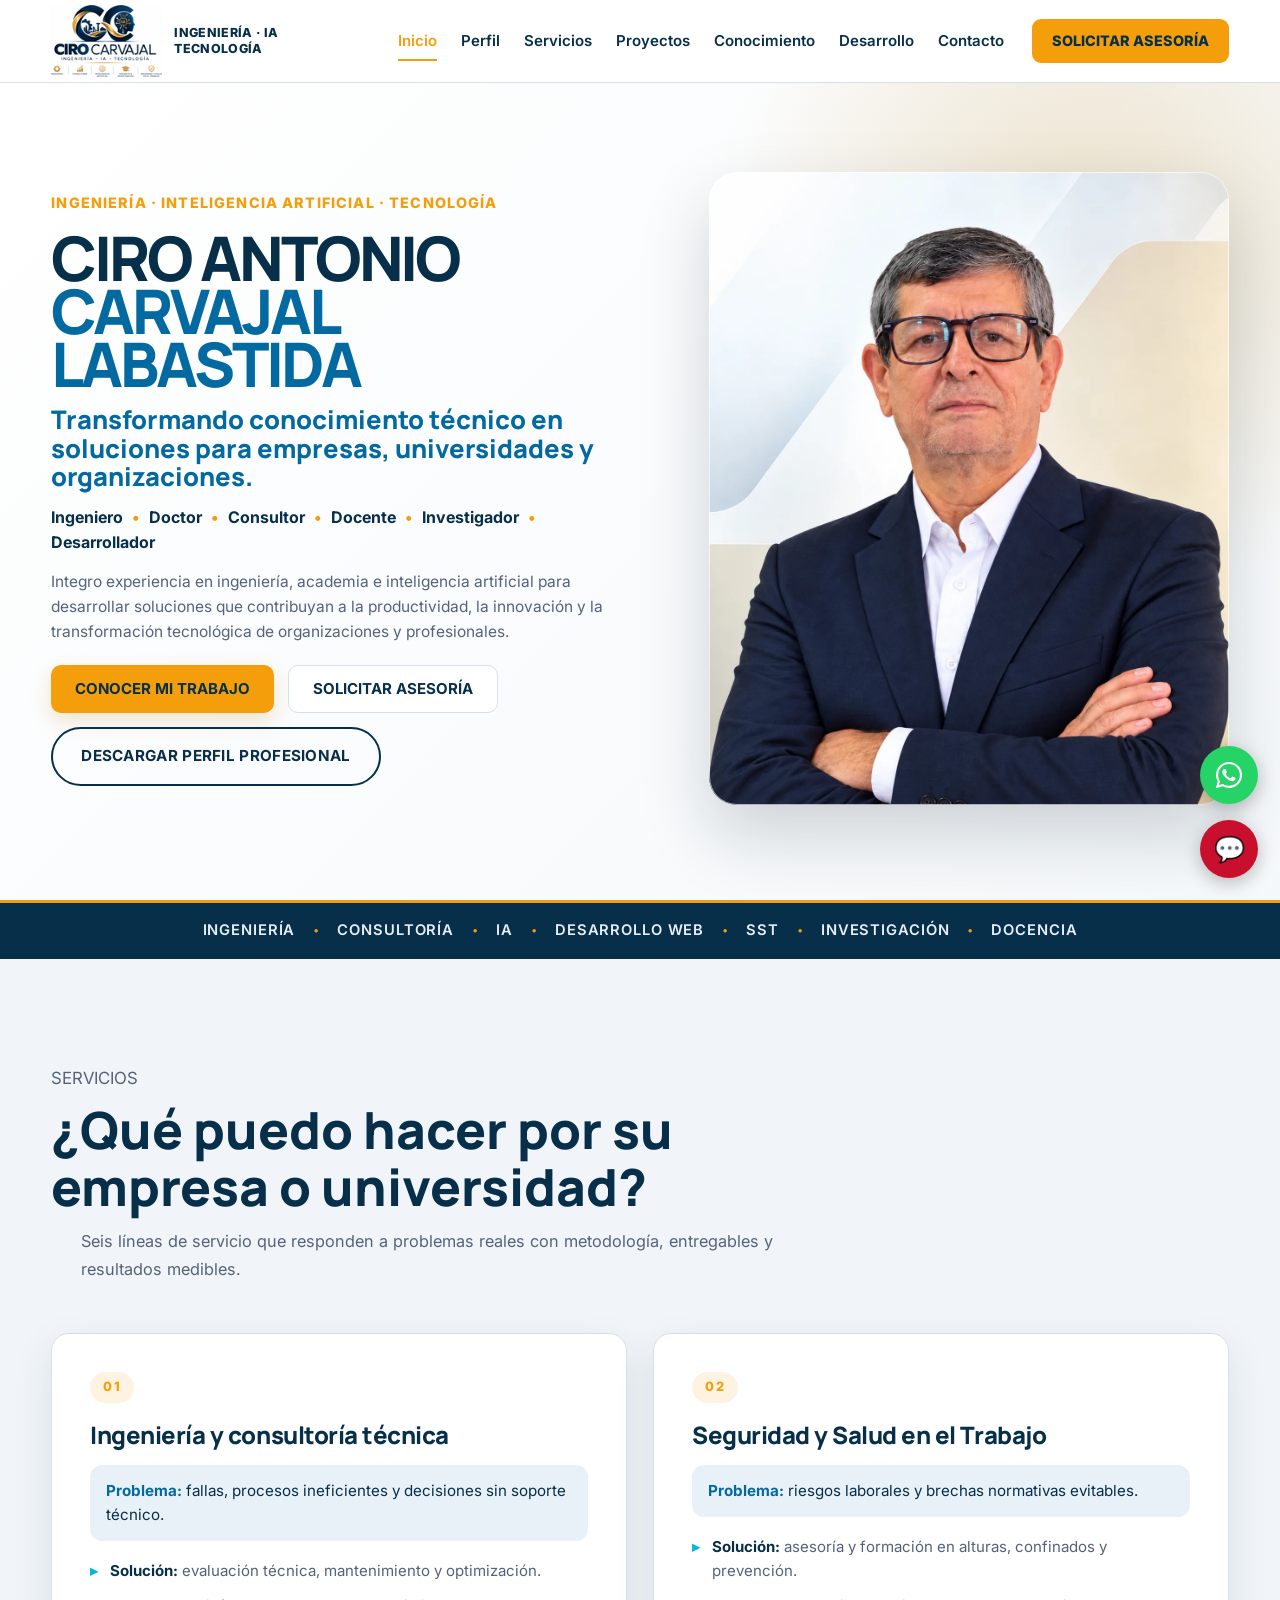
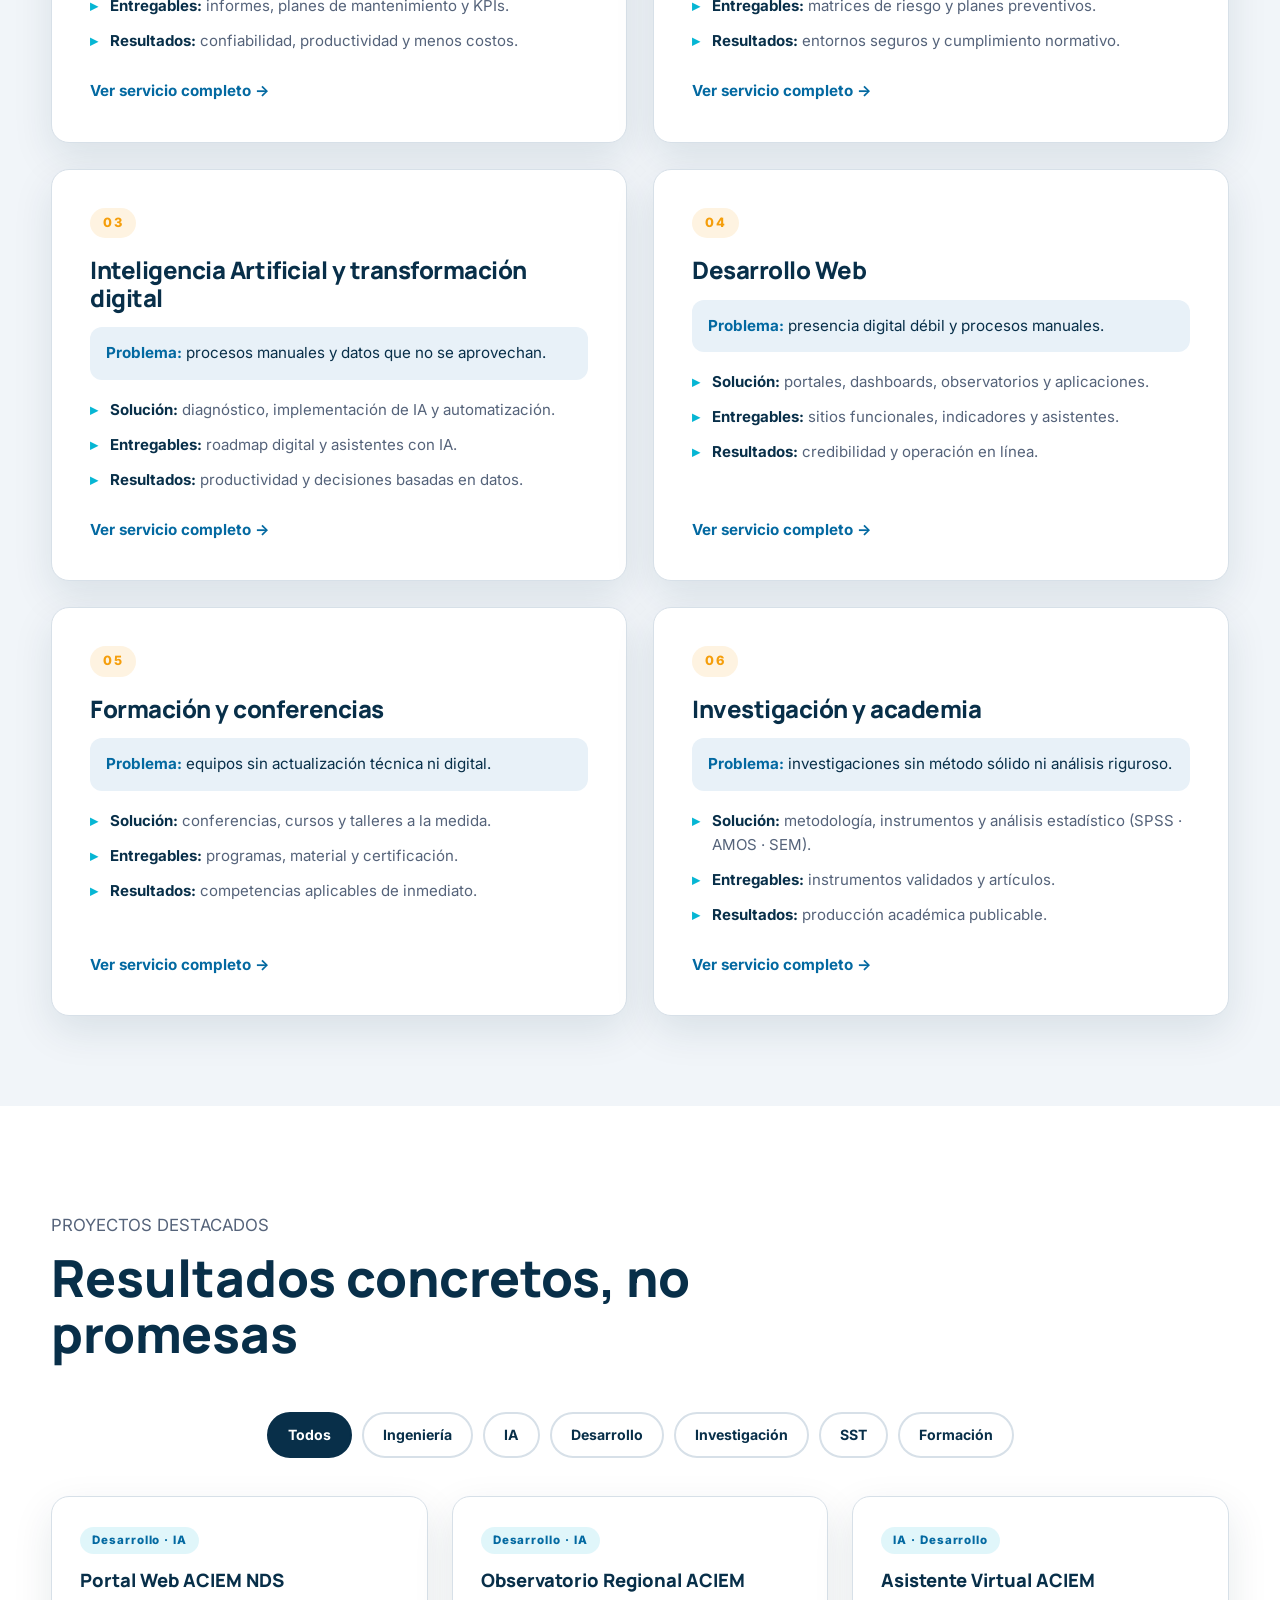
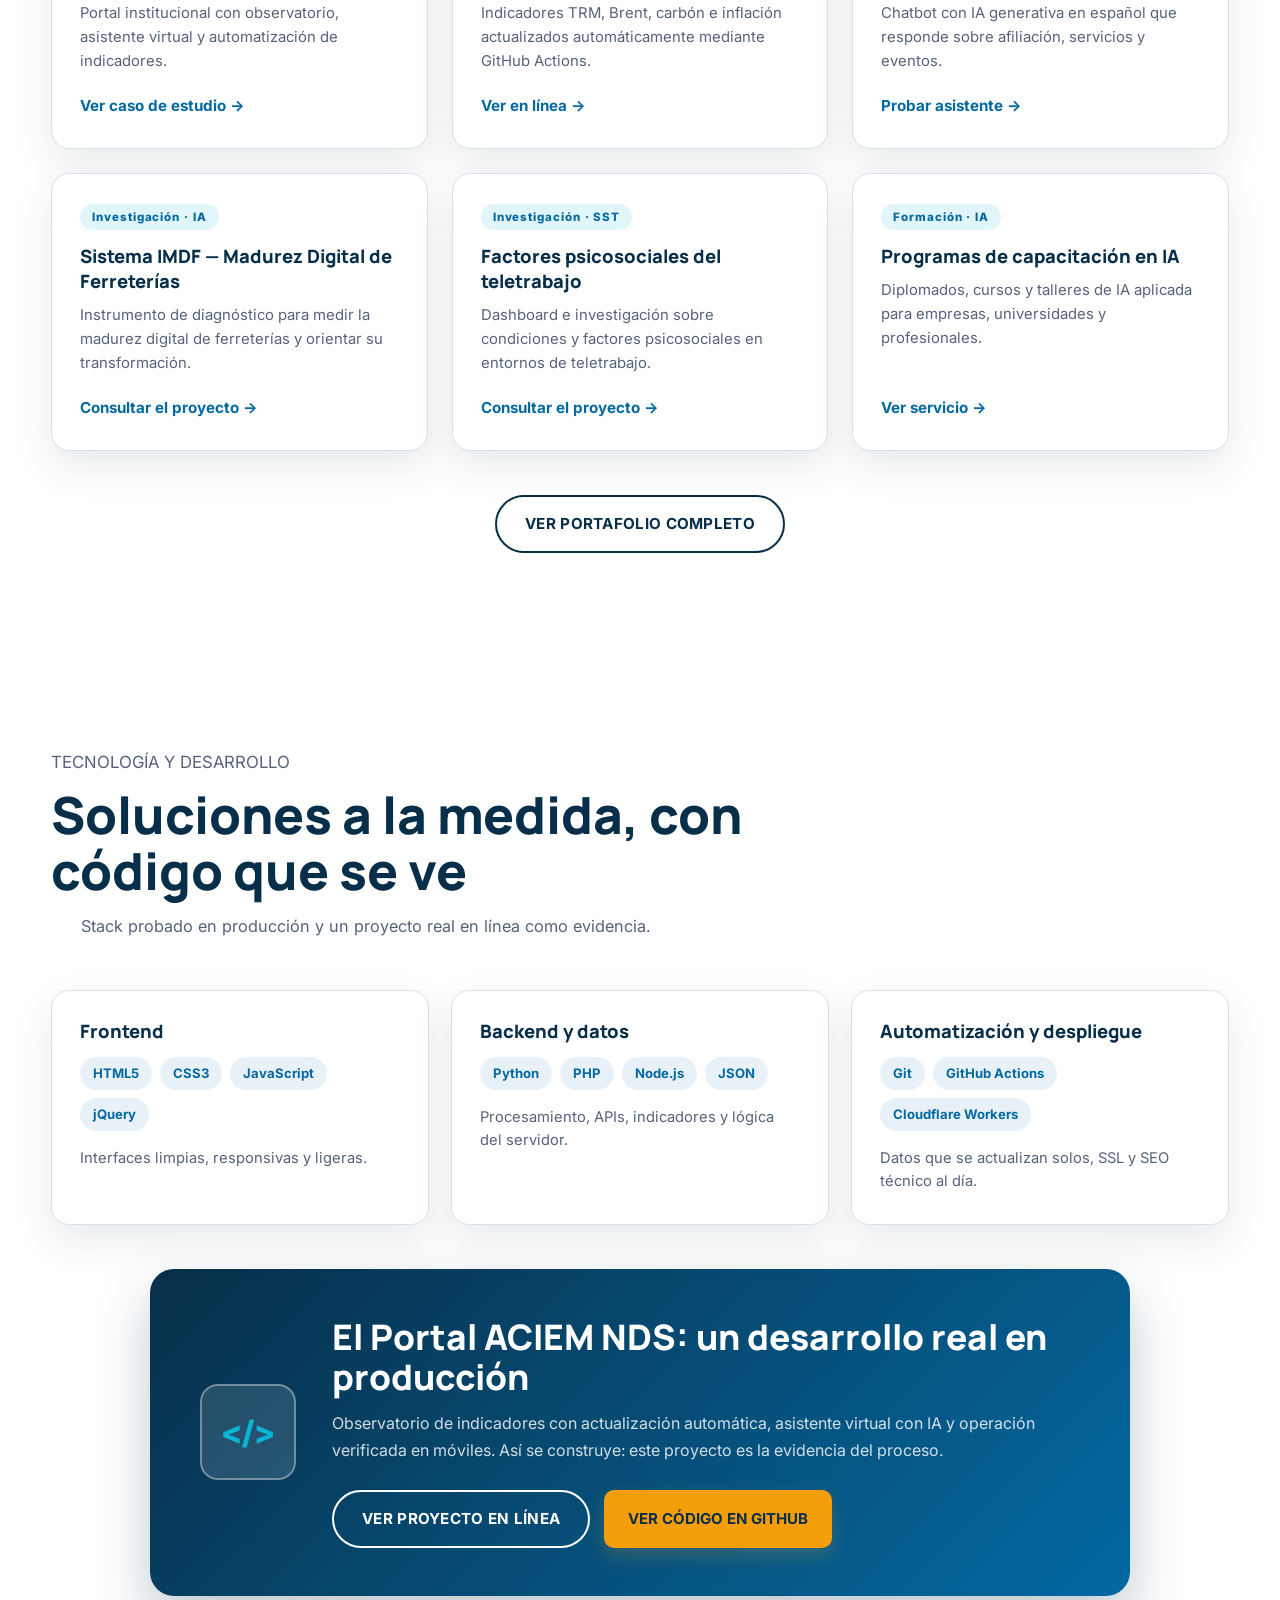
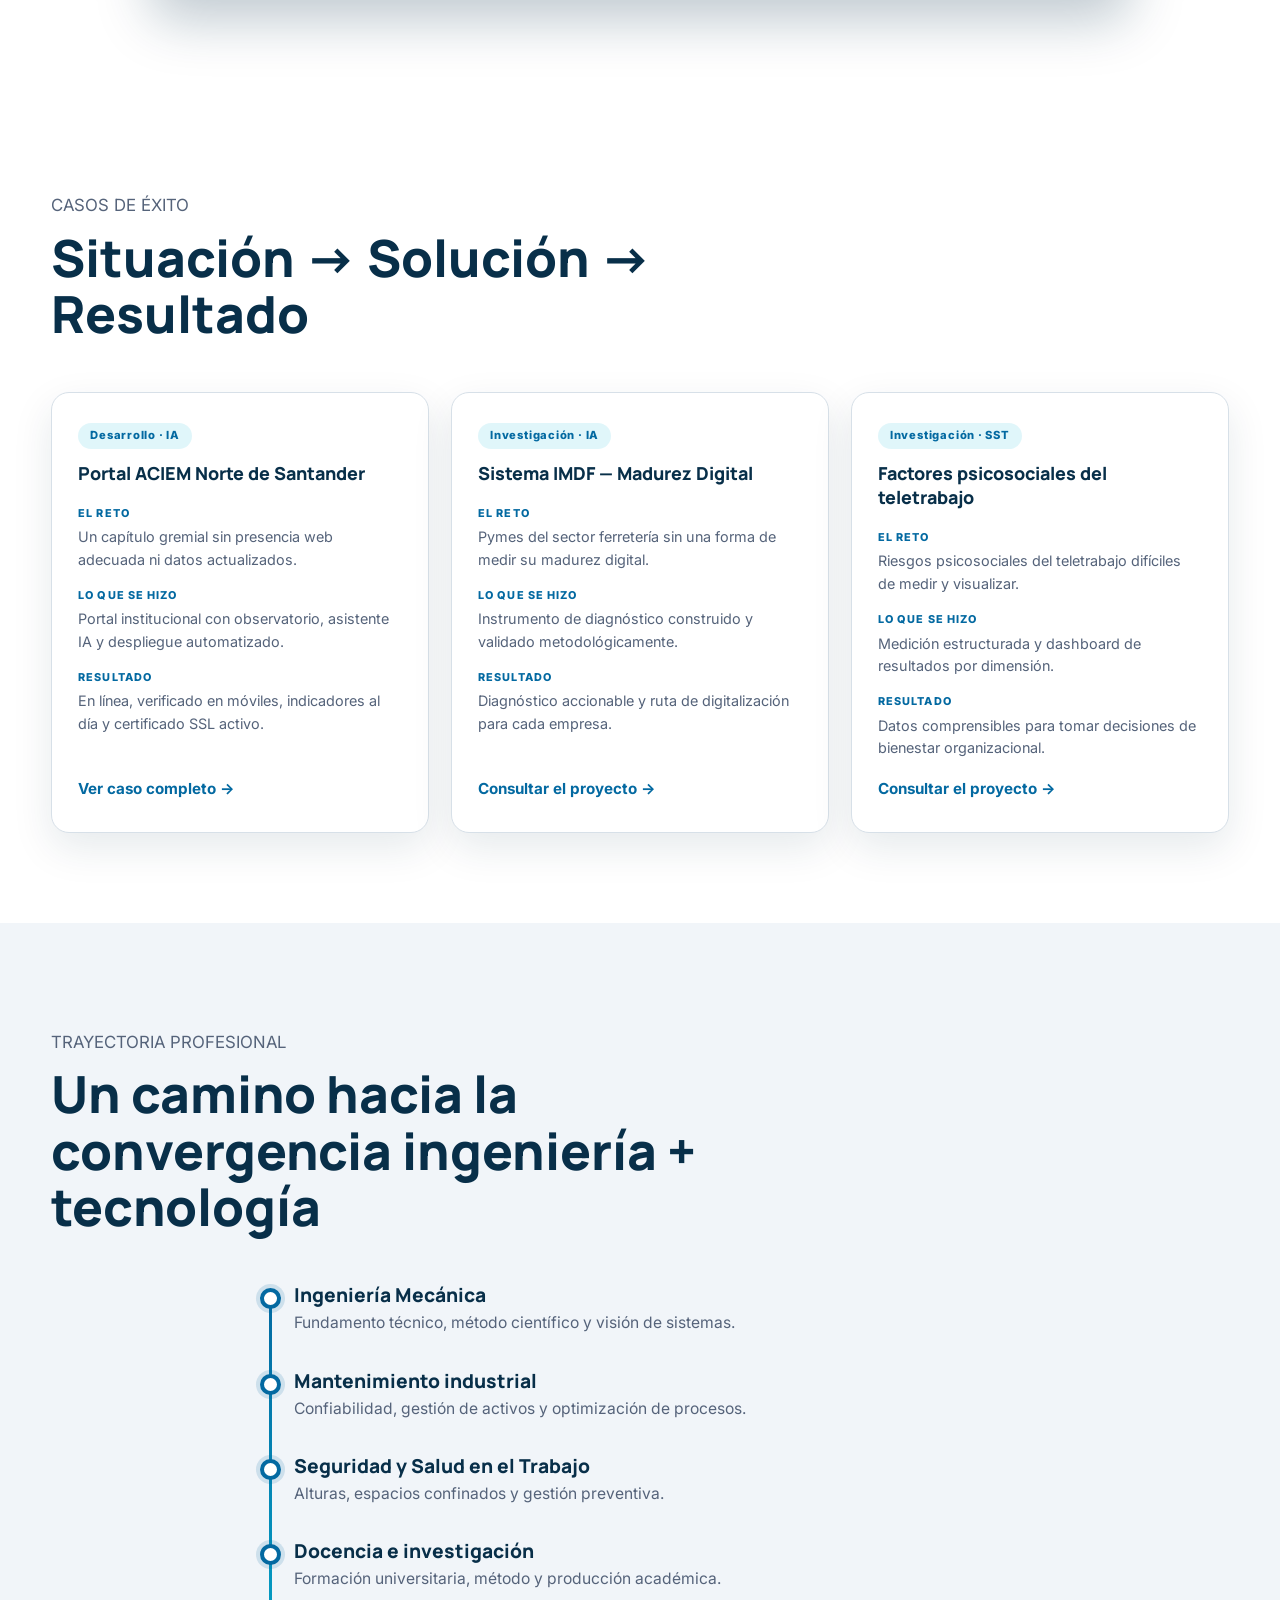
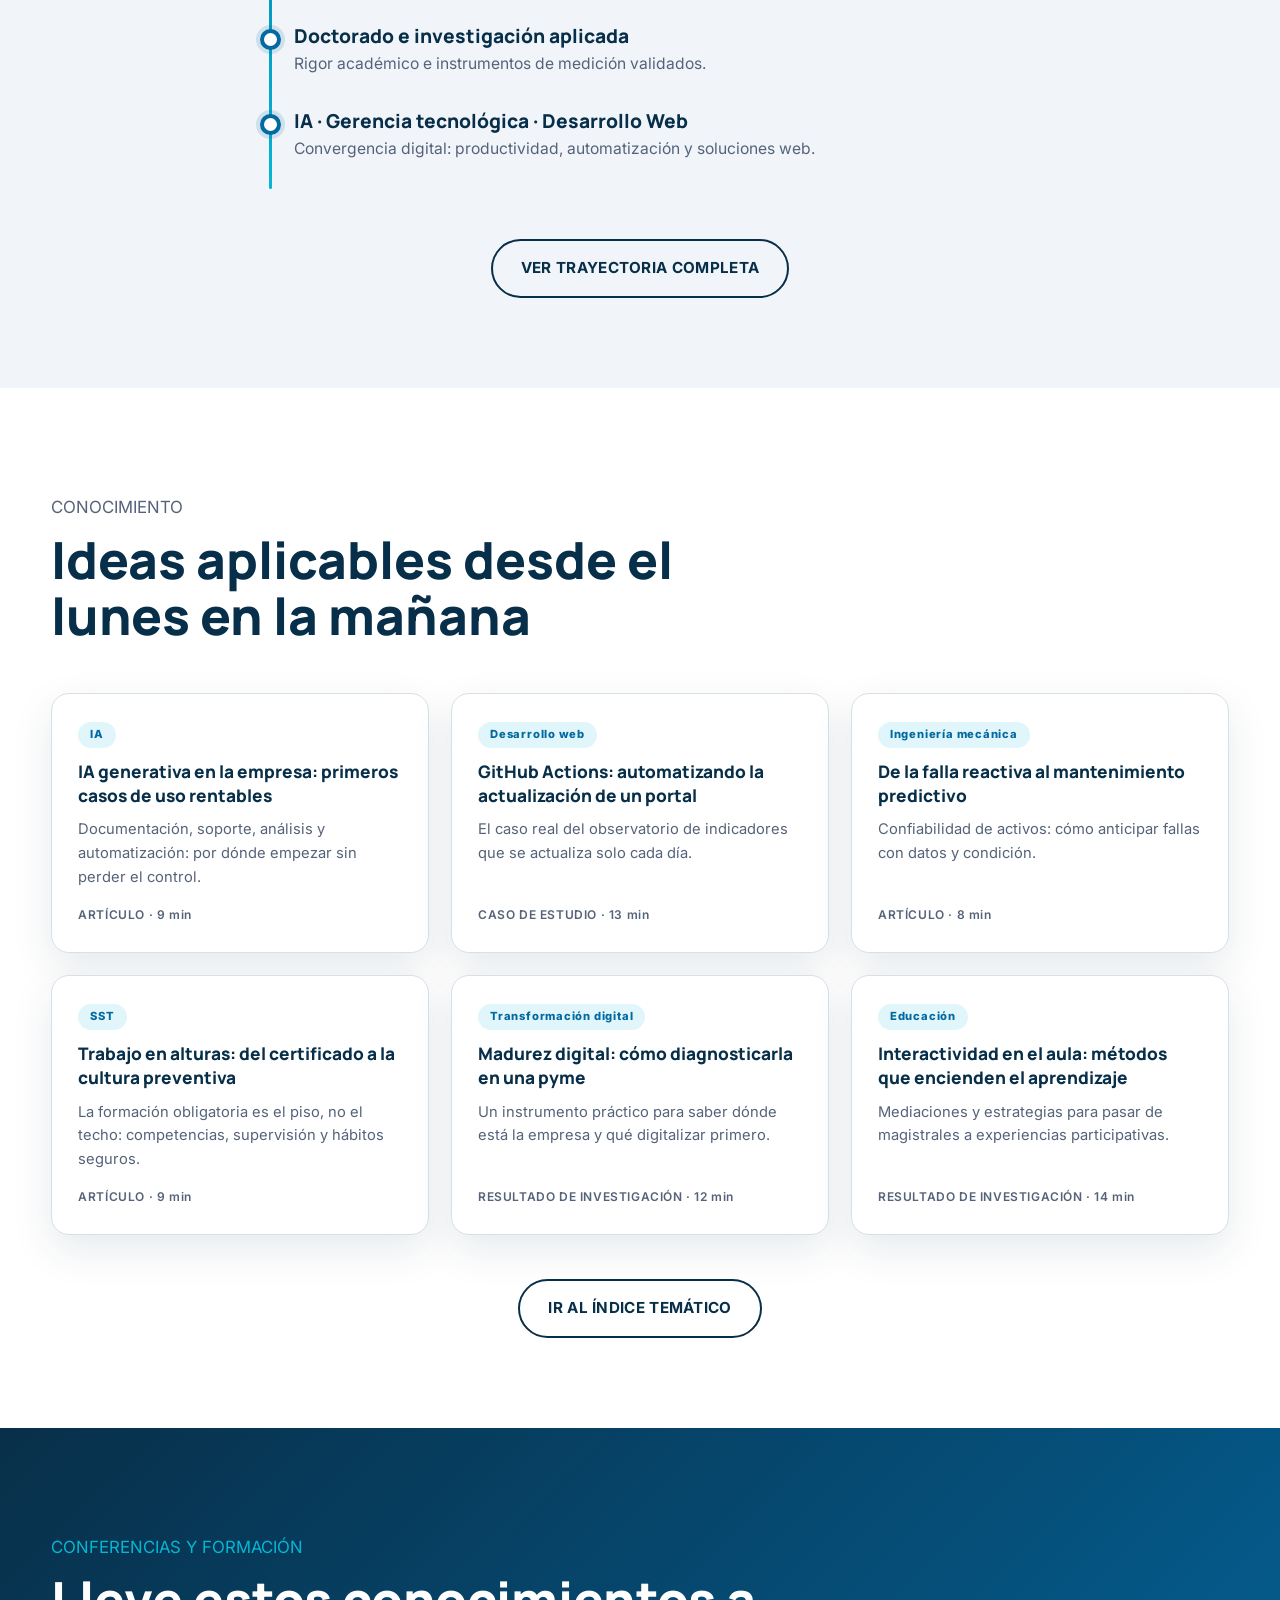
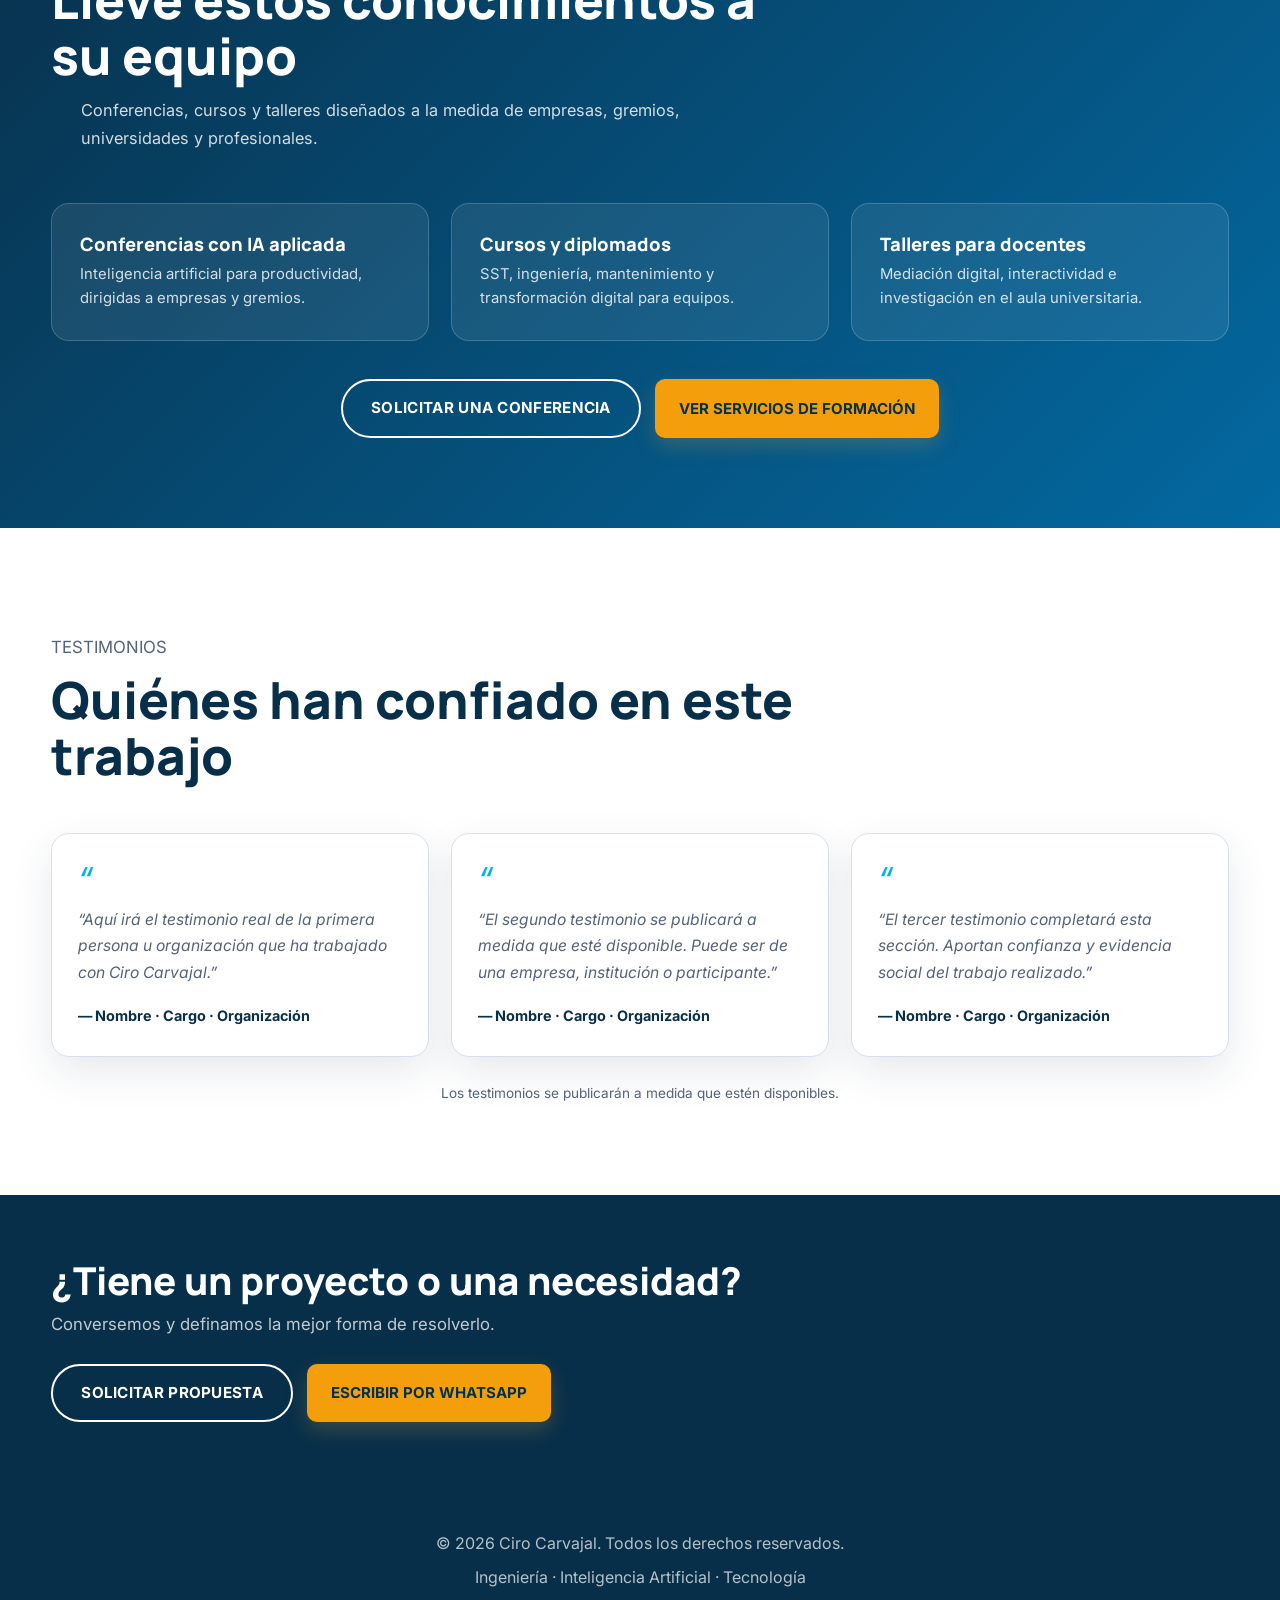
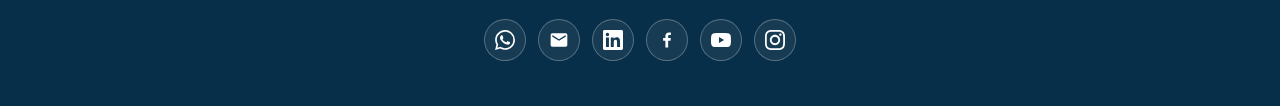
<file: index.html>
<!DOCTYPE html>
<html lang="es">
<head>
  <meta charset="UTF-8">

  <meta name="viewport" content="width=device-width, initial-scale=1.0">

  <meta
    name="description"
    content="Ciro Carvajal. Ingeniería, inteligencia artificial, transformación digital, seguridad y salud en el trabajo, academia y desarrollo tecnológico."
  >

  <title>Ciro Antonio Carvajal Labastida | Ingeniería · IA · Tecnología</title>

  <meta name="theme-color" content="#082F49">
  <!-- TODO: confirmar el dominio final y actualizar canonical / og:url / og:image -->
  <link rel="canonical" href="https://ciroappmotores.github.io/ciro-carvajal-web/">
  <link rel="icon" type="image/svg+xml" href="assets/img/favicon.svg">

  <!-- Open Graph -->
  <meta property="og:type" content="website">
  <meta property="og:site_name" content="Ciro Carvajal">
  <meta property="og:title" content="Ciro Antonio Carvajal Labastida | Ingeniería · IA · Tecnología">
  <meta property="og:description" content="Ciro Carvajal. Ingeniería, inteligencia artificial, transformación digital, seguridad y salud en el trabajo, academia y desarrollo tecnológico.">
  <meta property="og:image" content="https://ciroappmotores.github.io/ciro-carvajal-web/assets/img/ciro/ciro-carvajal-hero.png">
  <meta property="og:url" content="https://ciroappmotores.github.io/ciro-carvajal-web/">
  <meta property="og:locale" content="es_CO">

  <!-- Twitter -->
  <meta name="twitter:card" content="summary_large_image">
  <meta name="twitter:title" content="Ciro Antonio Carvajal Labastida | Ingeniería · IA · Tecnología">
  <meta name="twitter:description" content="Ciro Carvajal. Ingeniería, inteligencia artificial, transformación digital, seguridad y salud en el trabajo, academia y desarrollo tecnológico.">
  <meta name="twitter:image" content="https://ciroappmotores.github.io/ciro-carvajal-web/assets/img/ciro/ciro-carvajal-hero.png">

  <link rel="preconnect" href="https://fonts.googleapis.com">
  <link rel="preconnect" href="https://fonts.gstatic.com" crossorigin>
  <link
    href="https://fonts.googleapis.com/css2?family=Inter:wght@400;500;600;700&family=Manrope:wght@600;700;800&display=swap"
    rel="stylesheet"
  >

  <link rel="stylesheet" href="assets/css/styles.css?v=18">
  <link rel="stylesheet" href="assets/css/responsive.css?v=18">

  <script type="application/ld+json">
  {
    "@context": "https://schema.org",
    "@type": "Person",
    "name": "Ciro Antonio Carvajal Labastida",
    "jobTitle": "Ingeniero Mecánico · Doctor · Consultor · Docente Universitario",
    "description": "Ingeniería, conocimiento y tecnología aplicados a soluciones reales: ingeniería mecánica, mantenimiento, SST, docencia, investigación, inteligencia artificial y desarrollo web.",
    "url": "https://ciroappmotores.github.io/ciro-carvajal-web/",
    "image": "https://ciroappmotores.github.io/ciro-carvajal-web/assets/img/ciro/ciro-carvajal-hero.png",
    "sameAs": [
      "https://www.linkedin.com/in/ciro-antonio-carvajal-labastida-01b1b330/",
      "https://www.facebook.com/cirocarvajal",
      "https://www.instagram.com/ciroantoniocarvajal/?hl=es",
      "https://scholar.google.com/citations?user=3CgkKi8AAAAJ&hl=es"
    ],
    "knowsAbout": [
      "Ingeniería mecánica",
      "Mantenimiento industrial",
      "Seguridad y Salud en el Trabajo",
      "Docencia universitaria",
      "Investigación científica",
      "Inteligencia Artificial",
      "Transformación digital",
      "Desarrollo web"
    ]
  }
  </script>
</head>

<body>

  <!-- Botón flotante de WhatsApp -->
  <a
    class="floating-whatsapp"
    href="https://wa.me/573102754610?text=Hola%2C%20deseo%20recibir%20informaci%C3%B3n%20sobre%20los%20servicios%20de%20Ciro%20Carvajal"
    target="_blank"
    rel="noopener noreferrer"
    aria-label="Escríbeme por WhatsApp"
    title="Escríbeme por WhatsApp">
    <svg viewBox="0 0 448 512" aria-hidden="true" focusable="false" xmlns="http://www.w3.org/2000/svg">
      <path d="M380.9 97.1C339 55.1 283.2 32 223.9 32c-122.4 0-222 99.6-222 222 0 39.1 10.2 77.3 29.6 111L0 480l117.7-30.9c32.4 17.7 68.9 27 106.1 27h.1c122.3 0 224.1-99.6 224.1-222 0-59.3-25.2-115-67.1-157zm-157 341.6c-33.2 0-65.7-8.9-94-25.7l-6.7-4-69.8 18.3L72 359.2l-4.4-7c-18.5-29.4-28.2-63.3-28.2-98.2 0-101.7 82.8-184.5 184.6-184.5 49.3 0 95.6 19.2 130.4 54.1 34.8 34.9 56.2 81.2 56.1 130.5 0 101.8-84.9 184.6-186.6 184.6zm101.2-138.2c-5.5-2.8-32.8-16.2-37.9-18-5.1-1.9-8.8-2.8-12.5 2.8-3.7 5.6-14.3 18-17.6 21.8-3.2 3.7-6.5 4.2-12 1.4-32.6-16.3-54-29.1-75.5-66-5.7-9.8 5.7-9.1 16.3-30.3 1.8-3.7.9-6.9-.5-9.7-1.4-2.8-12.5-30.1-17.1-41.2-4.5-10.8-9.1-9.3-12.5-9.5-3.2-.2-6.9-.2-10.6-.2-3.7 0-9.7 1.4-14.8 6.9-5.1 5.6-19.4 19-19.4 46.3 0 27.3 19.9 53.7 22.6 57.4 2.8 3.7 39.1 59.7 94.8 83.8 35.2 15.2 49 16.5 66.6 13.9 10.7-1.6 32.8-13.4 37.4-26.4 4.6-13 4.6-24.1 3.2-26.4-1.3-2.5-5-3.9-10.5-6.6z"/>
    </svg>
  </a>

  <!-- Botón flotante del asistente virtual (estilo ACIEM) -->
  <div class="floating-chat">

    <button
      class="floating-chat-btn"
      id="floatingChatBtn"
      aria-label="Abrir asistente virtual"
      title="Asistente virtual">
      💬
    </button>

    <div class="floating-chat-panel" id="floatingChatPanel">
      <div class="floating-chat-header">
        <div>
          <strong>Asistente Virtual</strong>
          <small>Ciro Carvajal · Ingeniería · IA</small>
        </div>

        <button
          class="floating-chat-close"
          id="floatingChatClose"
          aria-label="Cerrar asistente">
          ×
        </button>
      </div>

      <div class="chat-messages" id="chatMessages" aria-live="polite"></div>

      <p class="chat-typing" id="chatTyping" hidden>El asistente está escribiendo…</p>

      <div class="chat-suggestions" id="chatSuggestions"></div>

      <form class="chat-form" id="chatForm">
        <textarea
          class="chat-input"
          id="chatInput"
          rows="1"
          placeholder="Escriba su mensaje aquí..."
          aria-label="Mensaje para el asistente"></textarea>

        <button class="chat-send" type="submit">Enviar</button>
      </form>
    </div>

  </div>

  <!-- ======================================================
       HEADER
  ======================================================= -->

  <header class="site-header">

    <div class="container header-container">

      <a class="brand" href="index.html" aria-label="Ciro Carvajal - Inicio">

        <img
          class="brand-logo"
          src="assets/img/logo-cirocarvajal-cinta.png"
          alt="Ciro Carvajal - Logo"
          width="136"
          height="88"
        >

        <div class="brand-text">
          <span>Ingeniería · IA<br>Tecnología</span>
        </div>

      </a>

      <button
        class="menu-toggle"
        type="button"
        aria-label="Abrir menú"
        aria-expanded="false"
        aria-controls="main-navigation"
      >
        <span></span>
        <span></span>
        <span></span>
      </button>

      <nav
        class="main-navigation"
        id="main-navigation"
        aria-label="Navegación principal"
      >
        <a class="active" href="index.html">Inicio</a>
        <a href="perfil.html">Perfil</a>
        <a href="servicios.html">Servicios</a>
        <a href="proyectos.html">Proyectos</a>
        <a href="conocimiento.html">Conocimiento</a>
        <a href="desarrollo.html">Desarrollo</a>
        <a href="contacto.html">Contacto</a>
      </nav>

      <a class="header-cta" href="contacto.html">
        SOLICITAR ASESORÍA
      </a>

    </div>

  </header>


  <!-- ======================================================
       CONTENIDO PRINCIPAL
  ======================================================= -->

  <main>

    <!-- ====================================================
         HERO
    ===================================================== -->

    <section class="hero">

      <div class="hero-background" aria-hidden="true"></div>

      <div class="container hero-container">

        <div class="hero-content">

          <p class="hero-eyebrow">
            Ingeniería · Inteligencia Artificial · Tecnología
          </p>

          <h1>
            <span class="hero-name">CIRO ANTONIO</span>
            <span class="hero-lastname">CARVAJAL LABASTIDA</span>
          </h1>

          <h2>
            Transformando conocimiento técnico en soluciones
            para empresas, universidades y organizaciones.
          </h2>

          <p class="hero-roles">
            Ingeniero
            <span>•</span>
            Doctor
            <span>•</span>
            Consultor
            <span>•</span>
            Docente
            <span>•</span>
            Investigador
            <span>•</span>
            Desarrollador
          </p>

          <p class="hero-description">
            Integro experiencia en ingeniería, academia e inteligencia
            artificial para desarrollar soluciones que contribuyan a la
            productividad, la innovación y la transformación tecnológica
            de organizaciones y profesionales.
          </p>

          <div class="hero-actions">

            <a class="btn btn-primary" href="proyectos.html">
              CONOCER MI TRABAJO
            </a>

            <a class="btn btn-secondary" href="contacto.html">
              SOLICITAR ASESORÍA
            </a>

            <a class="btn btn-ghost" href="perfil.html">
              DESCARGAR PERFIL PROFESIONAL
            </a>

          </div>

        </div>

        <div class="hero-visual">

          <div class="hero-image-frame">

            <picture>
              <source
                srcset="assets/img/ciro/ciro-carvajal-hero.webp"
                type="image/webp"
              >
              <img
                src="assets/img/ciro/ciro-carvajal-hero.jpg"
                alt="Ciro Carvajal"
                class="hero-image"
                width="1200"
                height="1460"
                decoding="async"
              >
            </picture>

          </div>

        </div>

      </div>

    </section>

    <!-- ======================================================
         FRANJA DE ÁREAS
    ======================================================= -->

    <div class="areas-strip" aria-label="Áreas de experiencia">

      <div class="container areas-strip-row">

        <span>Ingeniería</span>
        <i>•</i>
        <span>Consultoría</span>
        <i>•</i>
        <span>IA</span>
        <i>•</i>
        <span>Desarrollo Web</span>
        <i>•</i>
        <span>SST</span>
        <i>•</i>
        <span>Investigación</span>
        <i>•</i>
        <span>Docencia</span>

      </div>

    </div>

    <!-- ======================================================
         SERVICIOS (6 tarjetas)
    ======================================================= -->

    <section class="section services-section" id="servicios">

      <div class="container">

        <div class="section-heading">

          <p class="section-eyebrow">SERVICIOS</p>

          <h2>¿Qué puedo hacer por su empresa o universidad?</h2>

          <p class="section-description">
            Seis líneas de servicio que responden a problemas reales
            con metodología, entregables y resultados medibles.
          </p>

        </div>

        <div class="services-grid">

          <article class="service-card">
            <span class="service-number">01</span>
            <h2>Ingeniería y consultoría técnica</h2>
            <p class="service-problem"><b>Problema:</b> fallas, procesos ineficientes y decisiones sin soporte técnico.</p>
            <ul class="service-list">
              <li><b>Solución:</b> evaluación técnica, mantenimiento y optimización.</li>
              <li><b>Entregables:</b> informes, planes de mantenimiento y KPIs.</li>
              <li><b>Resultados:</b> confiabilidad, productividad y menos costos.</li>
            </ul>
            <a class="service-cta" href="servicios.html">Ver servicio completo →</a>
          </article>

          <article class="service-card">
            <span class="service-number">02</span>
            <h2>Seguridad y Salud en el Trabajo</h2>
            <p class="service-problem"><b>Problema:</b> riesgos laborales y brechas normativas evitables.</p>
            <ul class="service-list">
              <li><b>Solución:</b> asesoría y formación en alturas, confinados y prevención.</li>
              <li><b>Entregables:</b> matrices de riesgo y planes preventivos.</li>
              <li><b>Resultados:</b> entornos seguros y cumplimiento normativo.</li>
            </ul>
            <a class="service-cta" href="servicios.html">Ver servicio completo →</a>
          </article>

          <article class="service-card">
            <span class="service-number">03</span>
            <h2>Inteligencia Artificial y transformación digital</h2>
            <p class="service-problem"><b>Problema:</b> procesos manuales y datos que no se aprovechan.</p>
            <ul class="service-list">
              <li><b>Solución:</b> diagnóstico, implementación de IA y automatización.</li>
              <li><b>Entregables:</b> roadmap digital y asistentes con IA.</li>
              <li><b>Resultados:</b> productividad y decisiones basadas en datos.</li>
            </ul>
            <a class="service-cta" href="servicios.html">Ver servicio completo →</a>
          </article>

          <article class="service-card">
            <span class="service-number">04</span>
            <h2>Desarrollo Web</h2>
            <p class="service-problem"><b>Problema:</b> presencia digital débil y procesos manuales.</p>
            <ul class="service-list">
              <li><b>Solución:</b> portales, dashboards, observatorios y aplicaciones.</li>
              <li><b>Entregables:</b> sitios funcionales, indicadores y asistentes.</li>
              <li><b>Resultados:</b> credibilidad y operación en línea.</li>
            </ul>
            <a class="service-cta" href="servicios.html">Ver servicio completo →</a>
          </article>

          <article class="service-card">
            <span class="service-number">05</span>
            <h2>Formación y conferencias</h2>
            <p class="service-problem"><b>Problema:</b> equipos sin actualización técnica ni digital.</p>
            <ul class="service-list">
              <li><b>Solución:</b> conferencias, cursos y talleres a la medida.</li>
              <li><b>Entregables:</b> programas, material y certificación.</li>
              <li><b>Resultados:</b> competencias aplicables de inmediato.</li>
            </ul>
            <a class="service-cta" href="servicios.html">Ver servicio completo →</a>
          </article>

          <article class="service-card">
            <span class="service-number">06</span>
            <h2>Investigación y academia</h2>
            <p class="service-problem"><b>Problema:</b> investigaciones sin método sólido ni análisis riguroso.</p>
            <ul class="service-list">
              <li><b>Solución:</b> metodología, instrumentos y análisis estadístico (SPSS · AMOS · SEM).</li>
              <li><b>Entregables:</b> instrumentos validados y artículos.</li>
              <li><b>Resultados:</b> producción académica publicable.</li>
            </ul>
            <a class="service-cta" href="servicios.html">Ver servicio completo →</a>
          </article>

        </div>

      </div>

    </section>

    <!-- ======================================================
         PROYECTOS DESTACADOS (filtros + tarjetas)
    ======================================================= -->

    <section class="section projects-section bg-white" id="proyectos">

      <div class="container">

        <div class="section-heading">

          <p class="section-eyebrow">PROYECTOS DESTACADOS</p>

          <h2>Resultados concretos, no promesas</h2>

        </div>

        <div class="project-filters" role="group" aria-label="Filtrar proyectos">

          <button class="project-filter is-active" data-project-filter="todos">Todos</button>
          <button class="project-filter" data-project-filter="ingenieria">Ingeniería</button>
          <button class="project-filter" data-project-filter="ia">IA</button>
          <button class="project-filter" data-project-filter="desarrollo">Desarrollo</button>
          <button class="project-filter" data-project-filter="investigacion">Investigación</button>
          <button class="project-filter" data-project-filter="sst">SST</button>
          <button class="project-filter" data-project-filter="formacion">Formación</button>

        </div>

        <div class="projects-grid" id="projectsGrid">

          <article class="project-card" data-cat="desarrollo ia">
            <span class="project-tag">Desarrollo · IA</span>
            <h3>Portal Web ACIEM NDS</h3>
            <p>Portal institucional con observatorio, asistente virtual y automatización de indicadores.</p>
            <a class="service-cta" href="proyectos.html#caso-aciem">Ver caso de estudio →</a>
          </article>

          <article class="project-card" data-cat="desarrollo ia">
            <span class="project-tag">Desarrollo · IA</span>
            <h3>Observatorio Regional ACIEM</h3>
            <p>Indicadores TRM, Brent, carbón e inflación actualizados automáticamente mediante GitHub Actions.</p>
            <a class="service-cta" href="https://aciemnds.org.co" target="_blank" rel="noopener">Ver en línea →</a>
          </article>

          <article class="project-card" data-cat="ia desarrollo">
            <span class="project-tag">IA · Desarrollo</span>
            <h3>Asistente Virtual ACIEM</h3>
            <p>Chatbot con IA generativa en español que responde sobre afiliación, servicios y eventos.</p>
            <a class="service-cta" href="https://aciemnds.org.co" target="_blank" rel="noopener">Probar asistente →</a>
          </article>

          <article class="project-card" data-cat="investigacion ia">
            <span class="project-tag">Investigación · IA</span>
            <h3>Sistema IMDF — Madurez Digital de Ferreterías</h3>
            <p>Instrumento de diagnóstico para medir la madurez digital de ferreterías y orientar su transformación.</p>
            <a class="service-cta" href="contacto.html">Consultar el proyecto →</a>
          </article>

          <article class="project-card" data-cat="investigacion sst">
            <span class="project-tag">Investigación · SST</span>
            <h3>Factores psicosociales del teletrabajo</h3>
            <p>Dashboard e investigación sobre condiciones y factores psicosociales en entornos de teletrabajo.</p>
            <a class="service-cta" href="contacto.html">Consultar el proyecto →</a>
          </article>

          <article class="project-card" data-cat="formacion ia">
            <span class="project-tag">Formación · IA</span>
            <h3>Programas de capacitación en IA</h3>
            <p>Diplomados, cursos y talleres de IA aplicada para empresas, universidades y profesionales.</p>
            <a class="service-cta" href="servicios.html">Ver servicio →</a>
          </article>

        </div>

        <div class="section-action">

          <a class="btn btn-ghost" href="proyectos.html">
            VER PORTAFOLIO COMPLETO
          </a>

        </div>

      </div>

    </section>

    <!-- ======================================================
         DESARROLLO & TECNOLOGÍA (stack + proyecto real)
    ======================================================= -->

    <section class="section dev-section" id="desarrollo">

      <div class="container">

        <div class="section-heading">

          <p class="section-eyebrow">TECNOLOGÍA Y DESARROLLO</p>

          <h2>Soluciones a la medida, con código que se ve</h2>

          <p class="section-description">
            Stack probado en producción y un proyecto real en línea como evidencia.
          </p>

        </div>

        <div class="stack-grid">

          <div class="stack-card">
            <h3>Frontend</h3>
            <div class="stack-chips">
              <span>HTML5</span>
              <span>CSS3</span>
              <span>JavaScript</span>
              <span>jQuery</span>
            </div>
            <p>Interfaces limpias, responsivas y ligeras.</p>
          </div>

          <div class="stack-card">
            <h3>Backend y datos</h3>
            <div class="stack-chips">
              <span>Python</span>
              <span>PHP</span>
              <span>Node.js</span>
              <span>JSON</span>
            </div>
            <p>Procesamiento, APIs, indicadores y lógica del servidor.</p>
          </div>

          <div class="stack-card">
            <h3>Automatización y despliegue</h3>
            <div class="stack-chips">
              <span>Git</span>
              <span>GitHub Actions</span>
              <span>Cloudflare Workers</span>
            </div>
            <p>Datos que se actualizan solos, SSL y SEO técnico al día.</p>
          </div>

        </div>

        <div class="github-card dev-recap">

          <div class="github-code" aria-hidden="true">
            &lt;/&gt;
          </div>

          <div>

            <h2>El Portal ACIEM NDS: un desarrollo real en producción</h2>

            <p>
              Observatorio de indicadores con actualización automática,
              asistente virtual con IA y operación verificada en móviles.
              Así se construye: este proyecto es la evidencia del proceso.
            </p>

            <div class="case-actions">

              <a class="btn btn-ghost btn-ghost-light" href="https://aciemnds.org.co" target="_blank" rel="noopener">
                VER PROYECTO EN LÍNEA
              </a>

              <a class="btn btn-primary" href="https://github.com/ciroappmotores/aciem-norte-santander-web" target="_blank" rel="noopener">
                VER CÓDIGO EN GITHUB
              </a>

            </div>

          </div>

        </div>

      </div>

    </section>

    <!-- ======================================================
         CASOS DE ÉXITO
    ======================================================= -->

    <section class="section cases-section bg-white" id="casos">

      <div class="container">

        <div class="section-heading">

          <p class="section-eyebrow">CASOS DE ÉXITO</p>

          <h2>Situación → Solución → Resultado</h2>

        </div>

        <div class="cases-grid">

          <article class="case-mini-card">
            <span class="case-mini-tag">Desarrollo · IA</span>
            <h3>Portal ACIEM Norte de Santander</h3>
            <div class="case-row">
              <span class="case-row-label">EL RETO</span>
              <p>Un capítulo gremial sin presencia web adecuada ni datos actualizados.</p>
            </div>
            <div class="case-row">
              <span class="case-row-label">LO QUE SE HIZO</span>
              <p>Portal institucional con observatorio, asistente IA y despliegue automatizado.</p>
            </div>
            <div class="case-row">
              <span class="case-row-label">RESULTADO</span>
              <p>En línea, verificado en móviles, indicadores al día y certificado SSL activo.</p>
            </div>
            <a class="service-cta" href="proyectos.html#caso-aciem">Ver caso completo →</a>
          </article>

          <article class="case-mini-card">
            <span class="case-mini-tag">Investigación · IA</span>
            <h3>Sistema IMDF — Madurez Digital</h3>
            <div class="case-row">
              <span class="case-row-label">EL RETO</span>
              <p>Pymes del sector ferretería sin una forma de medir su madurez digital.</p>
            </div>
            <div class="case-row">
              <span class="case-row-label">LO QUE SE HIZO</span>
              <p>Instrumento de diagnóstico construido y validado metodológicamente.</p>
            </div>
            <div class="case-row">
              <span class="case-row-label">RESULTADO</span>
              <p>Diagnóstico accionable y ruta de digitalización para cada empresa.</p>
            </div>
            <a class="service-cta" href="contacto.html">Consultar el proyecto →</a>
          </article>

          <article class="case-mini-card">
            <span class="case-mini-tag">Investigación · SST</span>
            <h3>Factores psicosociales del teletrabajo</h3>
            <div class="case-row">
              <span class="case-row-label">EL RETO</span>
              <p>Riesgos psicosociales del teletrabajo difíciles de medir y visualizar.</p>
            </div>
            <div class="case-row">
              <span class="case-row-label">LO QUE SE HIZO</span>
              <p>Medición estructurada y dashboard de resultados por dimensión.</p>
            </div>
            <div class="case-row">
              <span class="case-row-label">RESULTADO</span>
              <p>Datos comprensibles para tomar decisiones de bienestar organizacional.</p>
            </div>
            <a class="service-cta" href="contacto.html">Consultar el proyecto →</a>
          </article>

        </div>

      </div>

    </section>

    <!-- ======================================================
         TRAYECTORIA PROFESIONAL (timeline)
    ======================================================= -->

    <section class="section timeline-section bg-gray" id="trayectoria">

      <div class="container">

        <div class="section-heading">

          <p class="section-eyebrow">TRAYECTORIA PROFESIONAL</p>

          <h2>Un camino hacia la convergencia ingeniería + tecnología</h2>

        </div>

        <div class="timeline">

          <div class="timeline-item">
            <div class="timeline-dot"></div>
            <h3>Ingeniería Mecánica</h3>
            <p>Fundamento técnico, método científico y visión de sistemas.</p>
          </div>

          <div class="timeline-item">
            <div class="timeline-dot"></div>
            <h3>Mantenimiento industrial</h3>
            <p>Confiabilidad, gestión de activos y optimización de procesos.</p>
          </div>

          <div class="timeline-item">
            <div class="timeline-dot"></div>
            <h3>Seguridad y Salud en el Trabajo</h3>
            <p>Alturas, espacios confinados y gestión preventiva.</p>
          </div>

          <div class="timeline-item">
            <div class="timeline-dot"></div>
            <h3>Docencia e investigación</h3>
            <p>Formación universitaria, método y producción académica.</p>
          </div>

          <div class="timeline-item">
            <div class="timeline-dot"></div>
            <h3>Doctorado e investigación aplicada</h3>
            <p>Rigor académico e instrumentos de medición validados.</p>
          </div>

          <div class="timeline-item">
            <div class="timeline-dot"></div>
            <h3>IA · Gerencia tecnológica · Desarrollo Web</h3>
            <p>Convergencia digital: productividad, automatización y soluciones web.</p>
          </div>

        </div>

        <div class="section-action">

          <a class="btn btn-ghost" href="perfil.html">
            VER TRAYECTORIA COMPLETA
          </a>

        </div>

      </div>

    </section>

    <!-- ======================================================
         CONOCIMIENTO (artículos)
    ======================================================= -->

    <section class="section topics-section bg-white" id="conocimiento">

      <div class="container">

        <div class="section-heading">

          <p class="section-eyebrow">CONOCIMIENTO</p>

          <h2>Ideas aplicables desde el lunes en la mañana</h2>

        </div>

        <div class="topics-grid">

          <article class="article-card">
            <span class="article-tag">IA</span>
            <h3>IA generativa en la empresa: primeros casos de uso rentables</h3>
            <p>Documentación, soporte, análisis y automatización: por dónde empezar sin perder el control.</p>
            <span class="article-meta">ARTÍCULO · 9 min</span>
          </article>

          <article class="article-card">
            <span class="article-tag">Desarrollo web</span>
            <h3>GitHub Actions: automatizando la actualización de un portal</h3>
            <p>El caso real del observatorio de indicadores que se actualiza solo cada día.</p>
            <span class="article-meta">CASO DE ESTUDIO · 13 min</span>
          </article>

          <article class="article-card">
            <span class="article-tag">Ingeniería mecánica</span>
            <h3>De la falla reactiva al mantenimiento predictivo</h3>
            <p>Confiabilidad de activos: cómo anticipar fallas con datos y condición.</p>
            <span class="article-meta">ARTÍCULO · 8 min</span>
          </article>

          <article class="article-card">
            <span class="article-tag">SST</span>
            <h3>Trabajo en alturas: del certificado a la cultura preventiva</h3>
            <p>La formación obligatoria es el piso, no el techo: competencias, supervisión y hábitos seguros.</p>
            <span class="article-meta">ARTÍCULO · 9 min</span>
          </article>

          <article class="article-card">
            <span class="article-tag">Transformación digital</span>
            <h3>Madurez digital: cómo diagnosticarla en una pyme</h3>
            <p>Un instrumento práctico para saber dónde está la empresa y qué digitalizar primero.</p>
            <span class="article-meta">RESULTADO DE INVESTIGACIÓN · 12 min</span>
          </article>

          <article class="article-card">
            <span class="article-tag">Educación</span>
            <h3>Interactividad en el aula: métodos que encienden el aprendizaje</h3>
            <p>Mediaciones y estrategias para pasar de magistrales a experiencias participativas.</p>
            <span class="article-meta">RESULTADO DE INVESTIGACIÓN · 14 min</span>
          </article>

        </div>

        <div class="section-action">

          <a class="btn btn-ghost" href="conocimiento.html">
            IR AL ÍNDICE TEMÁTICO
          </a>

        </div>

      </div>

    </section>

    <!-- ======================================================
         CONFERENCIAS / FORMACIÓN
    ======================================================= -->

    <section class="section conf-section" id="formacion">

      <div class="container">

        <div class="section-heading">

          <p class="section-eyebrow">CONFERENCIAS Y FORMACIÓN</p>

          <h2>Lleve estos conocimientos a su equipo</h2>

          <p class="section-description">
            Conferencias, cursos y talleres diseñados a la medida de
            empresas, gremios, universidades y profesionales.
          </p>

        </div>

        <div class="conf-grid">

          <div class="conf-item">
            <h3>Conferencias con IA aplicada</h3>
            <p>Inteligencia artificial para productividad, dirigidas a empresas y gremios.</p>
          </div>

          <div class="conf-item">
            <h3>Cursos y diplomados</h3>
            <p>SST, ingeniería, mantenimiento y transformación digital para equipos.</p>
          </div>

          <div class="conf-item">
            <h3>Talleres para docentes</h3>
            <p>Mediación digital, interactividad e investigación en el aula universitaria.</p>
          </div>

        </div>

        <div class="conf-actions">

          <a class="btn btn-ghost btn-ghost-light" href="contacto.html">
            SOLICITAR UNA CONFERENCIA
          </a>

          <a class="btn btn-primary" href="servicios.html">
            VER SERVICIOS DE FORMACIÓN
          </a>

        </div>

      </div>

    </section>

    <!-- ======================================================
         TESTIMONIOS
         PENDIENTE: reemplazar los textos en gris por testimonios
         reales (frase + nombre + cargo/organización).
    ======================================================= -->

    <section class="section testimonials-section" id="testimonios">

      <div class="container">

        <div class="section-heading">

          <p class="section-eyebrow">TESTIMONIOS</p>

          <h2>Quiénes han confiado en este trabajo</h2>

        </div>

        <div class="testimonial-grid">

          <article class="testimonial-card">
            <blockquote class="testimonial-placeholder">
              “Aquí irá el testimonio real de la primera persona u organización
              que ha trabajado con Ciro Carvajal.”
            </blockquote>
            <span class="testimonial-author">— Nombre · Cargo · Organización</span>
          </article>

          <article class="testimonial-card">
            <blockquote class="testimonial-placeholder">
              “El segundo testimonio se publicará a medida que esté disponible.
              Puede ser de una empresa, institución o participante.”
            </blockquote>
            <span class="testimonial-author">— Nombre · Cargo · Organización</span>
          </article>

          <article class="testimonial-card">
            <blockquote class="testimonial-placeholder">
              “El tercer testimonio completará esta sección. Aportan confianza
              y evidencia social del trabajo realizado.”
            </blockquote>
            <span class="testimonial-author">— Nombre · Cargo · Organización</span>
          </article>

        </div>

        <p class="testimonials-note">
          Los testimonios se publicarán a medida que estén disponibles.
        </p>

      </div>

    </section>

    <!-- ======================================================
         CTA FINAL
    ======================================================= -->

    <section class="cta-band">

      <div class="container cta-band-row">

        <div>

          <h2>¿Tiene un proyecto o una necesidad?</h2>

          <p>
            Conversemos y definamos la mejor forma de resolverlo.
          </p>

        </div>

        <div class="cta-band-actions">

          <a class="btn btn-ghost btn-ghost-light" href="contacto.html">
            SOLICITAR PROPUESTA
          </a>

          <a class="btn btn-primary" href="https://wa.me/573102754610?text=Hola%2C%20deseo%20recibir%20informaci%C3%B3n%20sobre%20los%20servicios%20de%20Ciro%20Carvajal" target="_blank" rel="noopener">
            ESCRIBIR POR WHATSAPP
          </a>

        </div>

      </div>

    </section>

  </main>


  <!-- ======================================================
       FOOTER
  ======================================================= -->

  <footer class="site-footer">

    <div class="container footer-container">

      <p>
        © 2026 Ciro Carvajal. Todos los derechos reservados.
      </p>

      <p>
        Ingeniería · Inteligencia Artificial · Tecnología
      </p>

      <div class="footer-social" aria-label="Redes sociales y contacto">

        <a href="https://wa.me/573102754610?text=Hola%2C%20deseo%20recibir%20informaci%C3%B3n%20sobre%20los%20servicios%20de%20Ciro%20Carvajal" target="_blank" rel="noopener" aria-label="WhatsApp">
          <svg viewBox="0 0 24 24" xmlns="http://www.w3.org/2000/svg" aria-hidden="true" focusable="false"><path d="M17.472 14.382c-.297-.149-1.758-.867-2.03-.967-.273-.099-.471-.148-.67.15-.197.297-.767.966-.94 1.164-.173.199-.347.223-.644.075-.297-.15-1.255-.463-2.39-1.475-.883-.788-1.48-1.761-1.653-2.059-.173-.297-.018-.458.13-.606.134-.133.298-.347.446-.52.149-.174.198-.298.298-.497.099-.198.05-.371-.025-.52-.075-.149-.669-1.612-.916-2.207-.242-.579-.487-.5-.669-.51-.173-.008-.371-.01-.57-.01-.198 0-.52.074-.792.372-.272.297-1.04 1.016-1.04 2.479 0 1.462 1.065 2.875 1.213 3.074.149.198 2.096 3.2 5.077 4.487.709.306 1.262.489 1.694.625.712.227 1.36.195 1.871.118.571-.085 1.758-.719 2.006-1.413.248-.694.248-1.289.173-1.413-.074-.124-.272-.198-.57-.347m-5.421 7.403h-.004a9.87 9.87 0 01-5.031-1.378l-.361-.214-3.741.982.998-3.648-.235-.374a9.86 9.86 0 01-1.51-5.26c.001-5.45 4.436-9.884 9.888-9.884 2.64 0 5.122 1.03 6.988 2.898a9.825 9.825 0 012.893 6.994c-.003 5.45-4.437 9.884-9.885 9.884m8.413-18.297A11.815 11.815 0 0012.05 0C5.495 0 .16 5.335.157 11.892c0 2.096.547 4.142 1.588 5.945L.057 24l6.305-1.654a11.882 11.882 0 005.683 1.448h.005c6.554 0 11.89-5.335 11.893-11.893a11.821 11.821 0 00-3.48-8.413z"/></svg>
        </a>

        <a href="mailto:cirocarvajal@gmail.com" target="_blank" rel="noopener" aria-label="Correo electrónico">
          <svg viewBox="0 0 24 24" xmlns="http://www.w3.org/2000/svg" aria-hidden="true" focusable="false"><path d="M20 4H4c-1.1 0-1.99.9-1.99 2L2 18c0 1.1.9 2 2 2h16c1.1 0 2-.9 2-2V6c0-1.1-.9-2-2-2zm0 4l-8 5-8-5V6l8 5 8-5v2z"/></svg>
        </a>

        <a href="https://www.linkedin.com/in/ciro-antonio-carvajal-labastida-01b1b330/" target="_blank" rel="noopener" aria-label="LinkedIn">
          <svg viewBox="0 0 24 24" xmlns="http://www.w3.org/2000/svg" aria-hidden="true" focusable="false"><path d="M20.447 20.452h-3.554v-5.569c0-1.328-.027-3.037-1.852-3.037-1.853 0-2.136 1.445-2.136 2.939v5.667H9.351V9h3.414v1.561h.046c.477-.9 1.637-1.85 3.37-1.85 3.601 0 4.267 2.37 4.267 5.455v6.286zM5.337 7.433a2.062 2.062 0 01-2.063-2.065 2.064 2.064 0 112.063 2.065zm1.782 13.019H3.555V9h3.564v11.452zM22.225 0H1.771C.792 0 0 .774 0 1.729v20.542C0 23.227.792 24 1.771 24h20.451C23.2 24 24 23.227 24 22.271V1.729C24 .774 23.2 0 22.222 0h.003z"/></svg>
        </a>

        <a href="https://www.facebook.com/cirocarvajal" target="_blank" rel="noopener" aria-label="Facebook">
          <svg viewBox="0 0 24 24" xmlns="http://www.w3.org/2000/svg" aria-hidden="true" focusable="false"><path d="M13.397 20.997v-8.196h2.765l.411-3.209h-3.176V7.548c0-.926.258-1.56 1.587-1.56h1.684V3.127A22.336 22.336 0 0014.201 3c-2.444 0-4.122 1.492-4.122 4.231v2.355H7.332v3.209h2.753v8.202h3.312z"/></svg>
        </a>

        <!-- TODO: usar la URL del canal de YouTube -->
        <a href="https://www.youtube.com/@MsIngcar?hl=es" target="_blank" rel="noopener" aria-label="YouTube">
          <svg viewBox="0 0 24 24" xmlns="http://www.w3.org/2000/svg" aria-hidden="true" focusable="false"><path d="M23.498 6.186a3.016 3.016 0 00-2.122-2.136C19.505 3.545 12 3.545 12 3.545s-7.505 0-9.377.505A3.017 3.017 0 00.502 6.186C0 8.07 0 12 0 12s0 3.93.502 5.814a3.016 3.016 0 002.122 2.136c1.871.505 9.376.505 9.376.505s7.505 0 9.377-.505a3.015 3.015 0 002.122-2.136C24 15.93 24 12 24 12s0-3.93-.502-5.814zM9.545 15.568V8.432L15.818 12l-6.273 3.568z"/></svg>
        </a>

        <!-- TODO: usar la URL del perfil de Instagram -->
        <a href="https://www.instagram.com/ciroantoniocarvajal/?hl=es" target="_blank" rel="noopener" aria-label="Instagram">
          <svg viewBox="0 0 24 24" xmlns="http://www.w3.org/2000/svg" aria-hidden="true" focusable="false"><path d="M12 0C8.74 0 8.333.015 7.053.072 5.775.132 4.905.333 4.14.63c-.789.306-1.459.717-2.126 1.384S.935 3.35.63 4.14C.333 4.905.131 5.775.072 7.053.012 8.333 0 8.74 0 12s.015 3.667.072 4.947c.06 1.277.261 2.148.558 2.913.306.788.717 1.459 1.384 2.126.667.666 1.336 1.079 2.126 1.384.766.296 1.636.499 2.913.558C8.333 23.988 8.74 24 12 24s3.667-.015 4.947-.072c1.277-.06 2.148-.262 2.913-.558.788-.306 1.459-.718 2.126-1.384.666-.667 1.079-1.335 1.384-2.126.296-.765.499-1.636.558-2.913.06-1.28.072-1.687.072-4.947s-.015-3.667-.072-4.947c-.06-1.277-.262-2.149-.558-2.913-.306-.789-.718-1.459-1.384-2.126C21.319 1.347 20.651.935 19.86.63c-.765-.297-1.636-.499-2.913-.558C15.667.012 15.26 0 12 0zm0 2.16c3.203 0 3.585.016 4.85.071 1.17.055 1.805.249 2.227.415.562.217.96.477 1.382.896.419.42.679.819.896 1.381.164.422.36 1.057.413 2.227.057 1.266.07 1.646.07 4.85s-.015 3.585-.074 4.85c-.061 1.17-.256 1.805-.421 2.227-.224.562-.479.96-.899 1.382-.419.419-.824.679-1.38.896-.42.164-1.065.36-2.235.413-1.274.057-1.649.07-4.859.07-3.211 0-3.586-.015-4.859-.074-1.171-.061-1.816-.256-2.236-.421-.569-.224-.96-.479-1.379-.899-.421-.419-.69-.824-.9-1.38-.165-.42-.359-1.065-.42-2.235-.045-1.26-.061-1.649-.061-4.844 0-3.196.016-3.586.061-4.861.061-1.17.255-1.814.42-2.234.21-.57.479-.96.9-1.381.419-.419.81-.689 1.379-.898.42-.166 1.051-.361 2.221-.421 1.275-.045 1.65-.06 4.859-.06l.045.03zm0 3.678c-3.405 0-6.162 2.76-6.162 6.162 0 3.405 2.76 6.162 6.162 6.162 3.405 0 6.162-2.76 6.162-6.162 0-3.405-2.76-6.162-6.162-6.162zM12 16c-2.21 0-4-1.79-4-4s1.79-4 4-4 4 1.79 4 4-1.79 4-4 4zm7.846-10.405c0 .795-.646 1.44-1.44 1.44-.795 0-1.44-.646-1.44-1.44 0-.794.646-1.439 1.44-1.439.793-.001 1.44.645 1.44 1.439z"/></svg>
        </a>

      </div>

    </div>

  </footer>


  <script src="js/main.js?v=11"></script>
  <script src="js/asistente.js?v=12"></script>
  <script src="js/proyectos.js"></script>

</body>
</html>
</file>
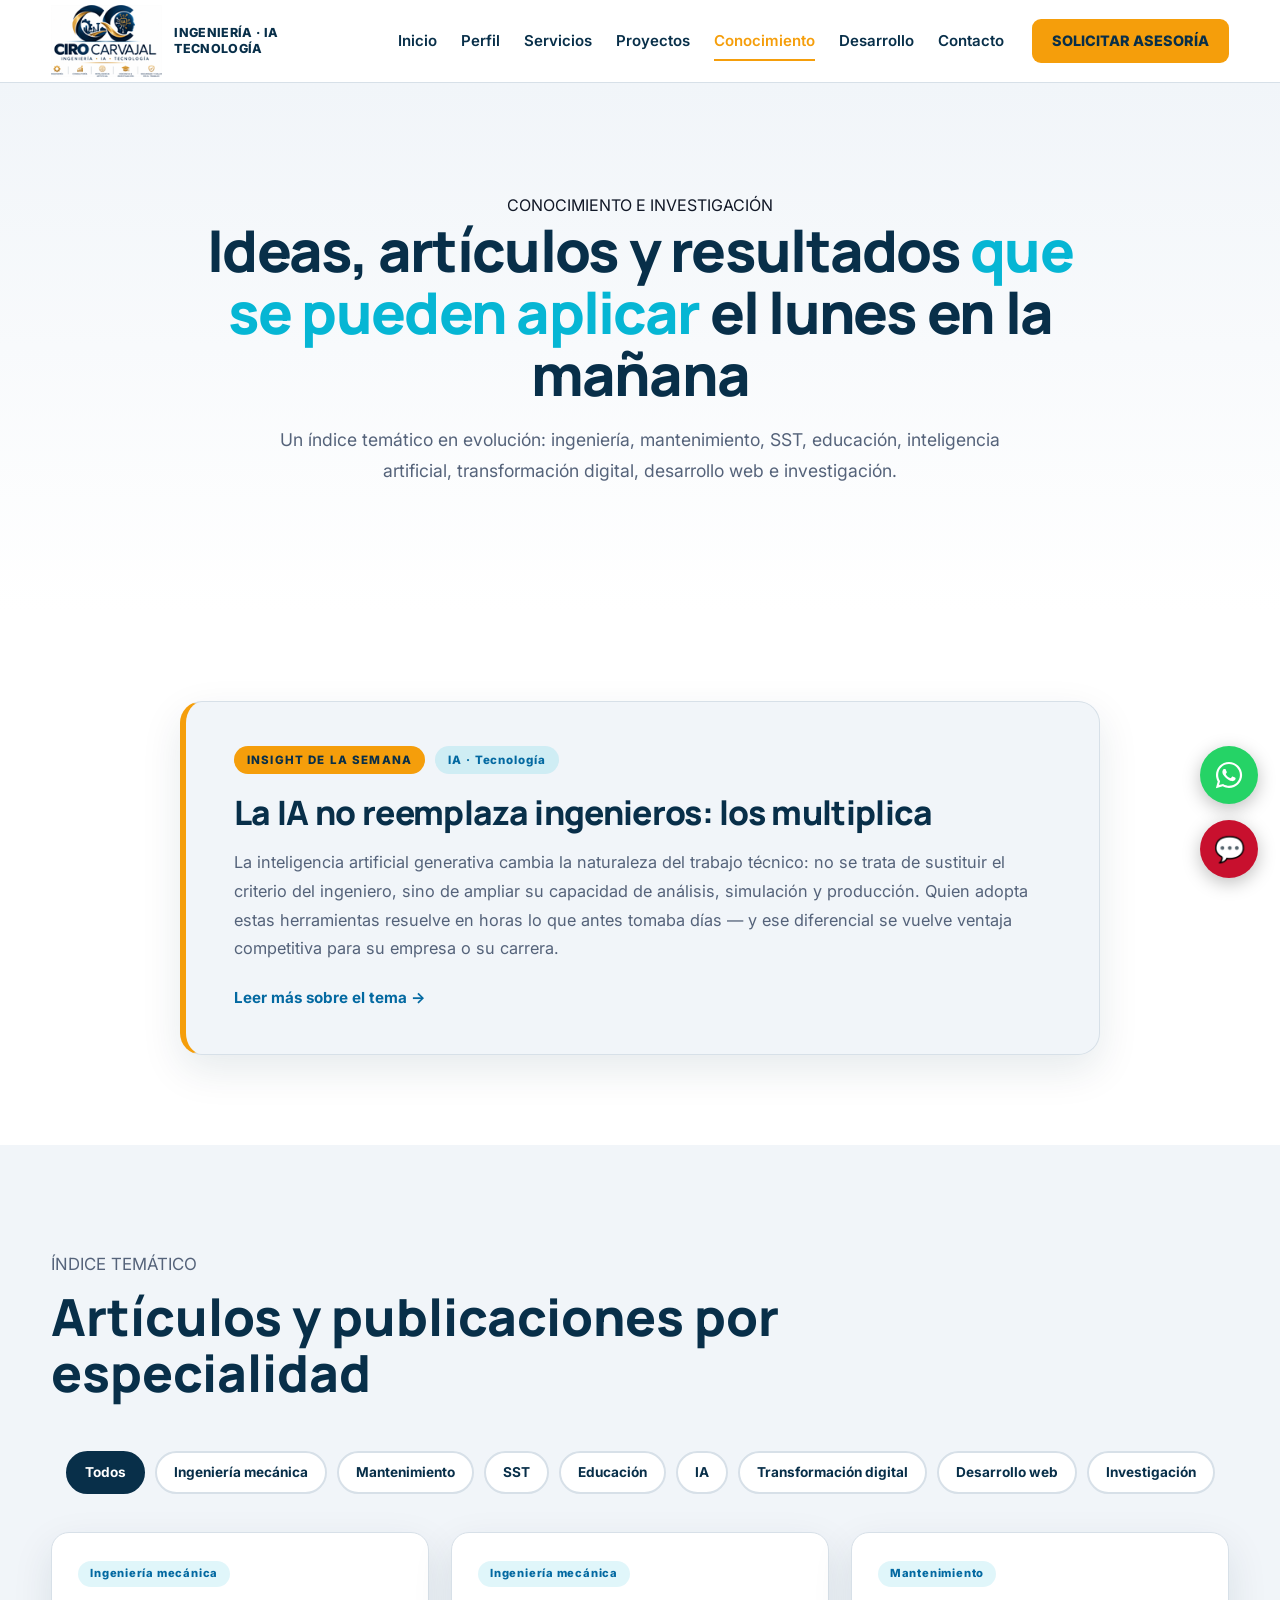
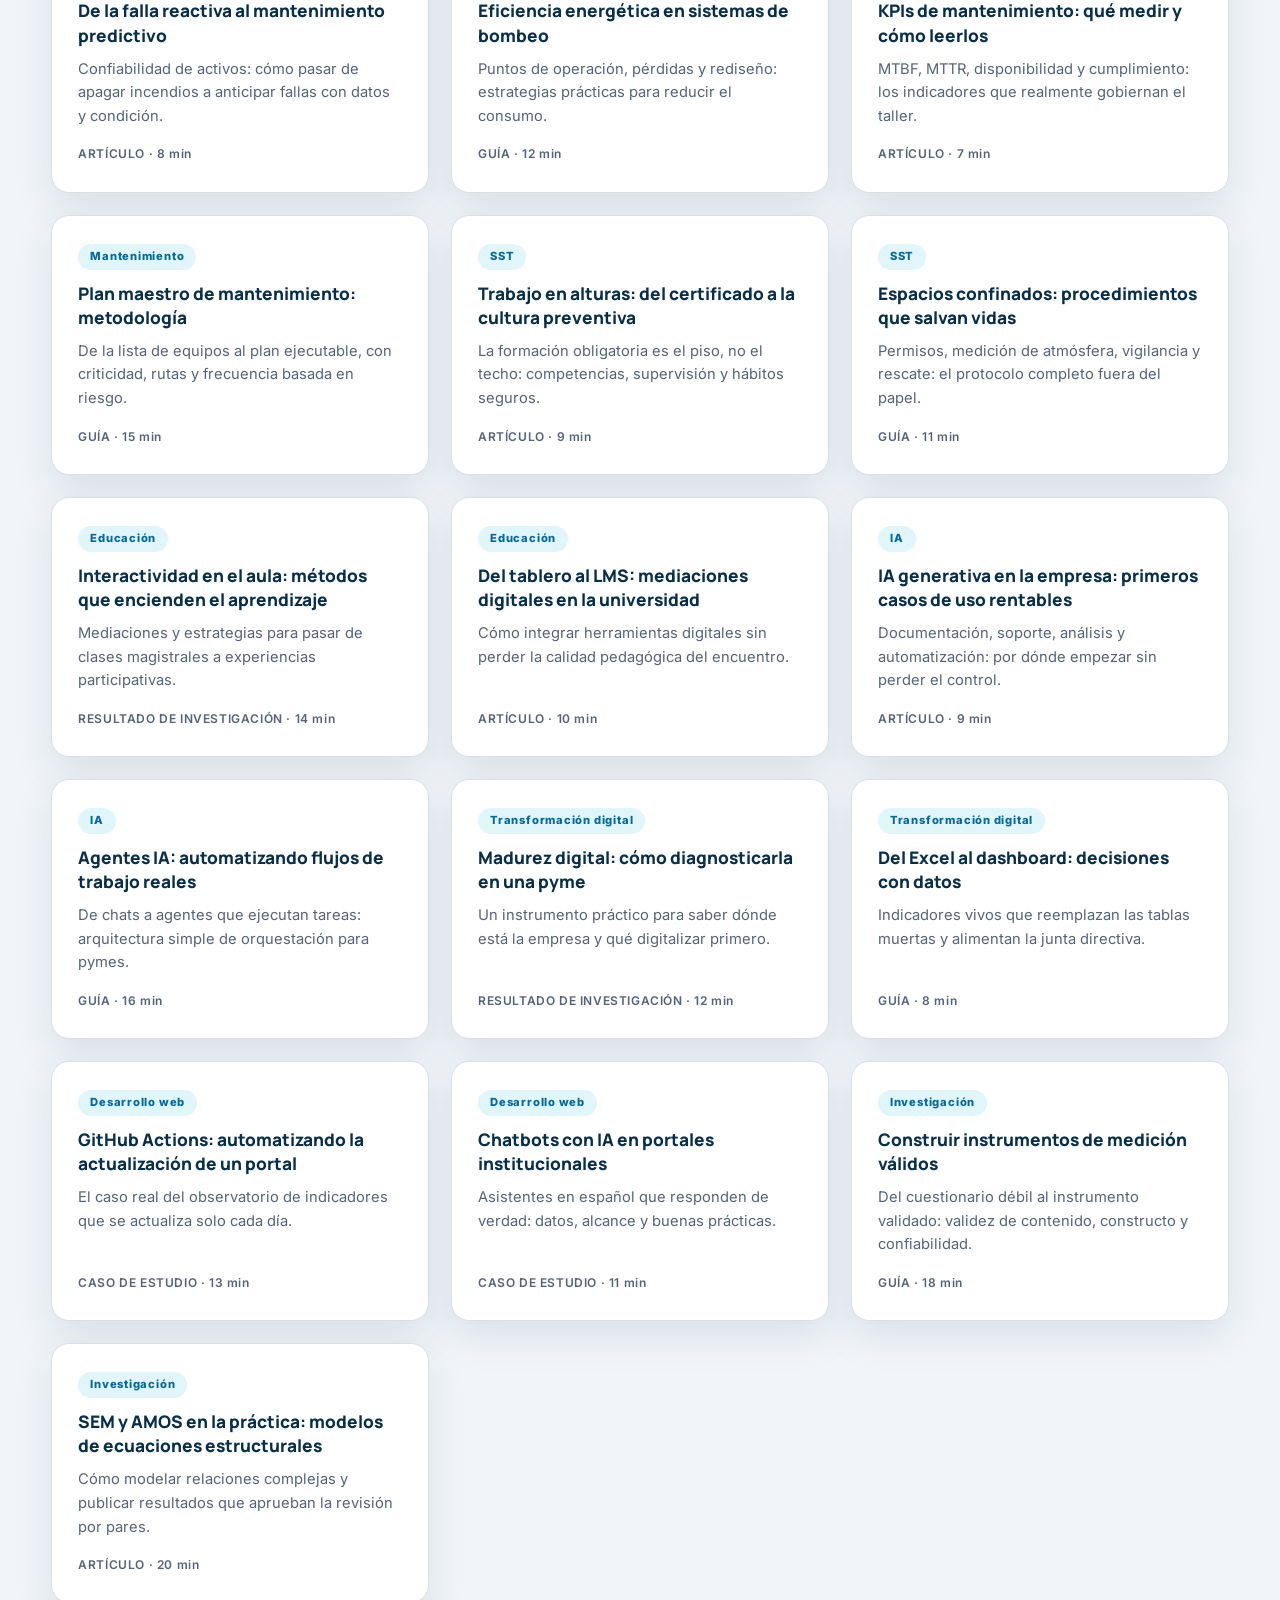
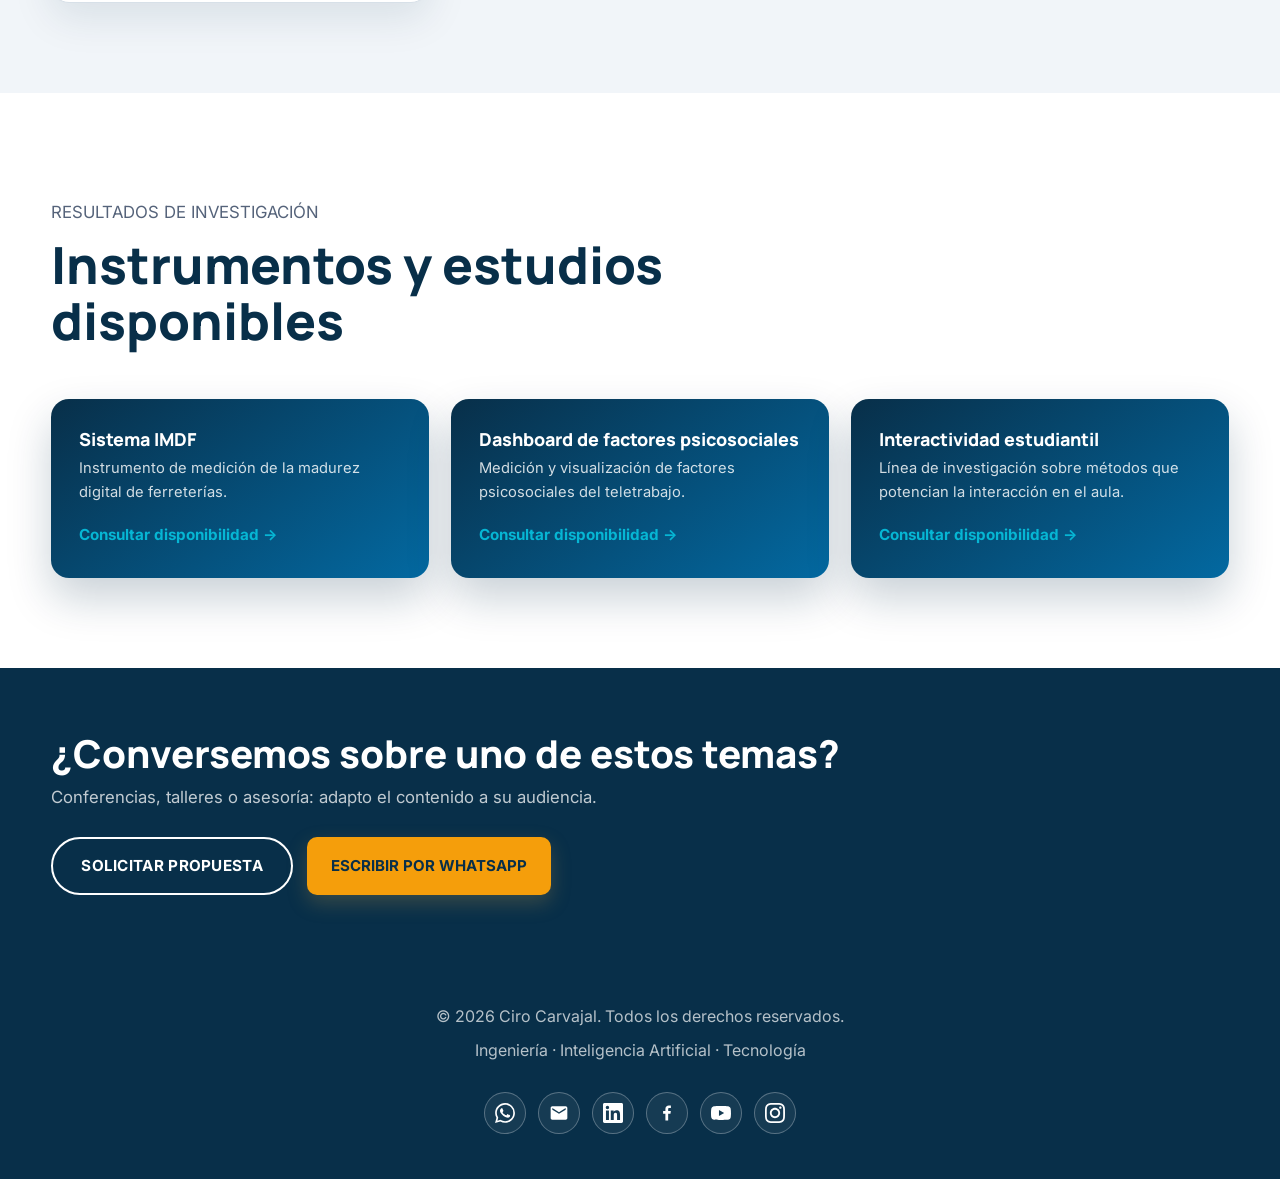
<file: conocimiento.html>
<!DOCTYPE html>
<html lang="es">
<head>
  <meta charset="UTF-8">

  <meta name="viewport" content="width=device-width, initial-scale=1.0">

  <meta
    name="description"
    content="Conocimiento e investigación de Ciro Carvajal: insight de la semana, artículos, índice temático por especialidad y resultados de investigación."
  >

  <title>Ciro Carvajal | Conocimiento</title>

  <meta name="theme-color" content="#082F49">
  <!-- TODO: confirmar el dominio final y actualizar canonical / og:url / og:image -->
  <link rel="canonical" href="https://ciroappmotores.github.io/ciro-carvajal-web/conocimiento.html">
  <link rel="icon" type="image/svg+xml" href="assets/img/favicon.svg">

  <!-- Open Graph -->
  <meta property="og:type" content="website">
  <meta property="og:site_name" content="Ciro Carvajal">
  <meta property="og:title" content="Ciro Carvajal | Conocimiento">
  <meta property="og:description" content="Conocimiento e investigación de Ciro Carvajal: insight de la semana, artículos, índice temático por especialidad y resultados de investigación.">
  <meta property="og:image" content="https://ciroappmotores.github.io/ciro-carvajal-web/assets/img/ciro/ciro-carvajal-hero.png">
  <meta property="og:url" content="https://ciroappmotores.github.io/ciro-carvajal-web/conocimiento.html">
  <meta property="og:locale" content="es_CO">

  <!-- Twitter -->
  <meta name="twitter:card" content="summary_large_image">
  <meta name="twitter:title" content="Ciro Carvajal | Conocimiento">
  <meta name="twitter:description" content="Conocimiento e investigación de Ciro Carvajal: insight de la semana, artículos, índice temático por especialidad y resultados de investigación.">
  <meta name="twitter:image" content="https://ciroappmotores.github.io/ciro-carvajal-web/assets/img/ciro/ciro-carvajal-hero.png">

  <link rel="preconnect" href="https://fonts.googleapis.com">
  <link rel="preconnect" href="https://fonts.gstatic.com" crossorigin>
  <link
    href="https://fonts.googleapis.com/css2?family=Inter:wght@400;500;600;700&family=Manrope:wght@600;700;800&display=swap"
    rel="stylesheet"
  >

  <link rel="stylesheet" href="assets/css/styles.css?v=18">
  <link rel="stylesheet" href="assets/css/responsive.css?v=18">
</head>

<body>

  <!-- Botón flotante de WhatsApp -->
  <a
    class="floating-whatsapp"
    href="https://wa.me/573102754610?text=Hola%2C%20deseo%20recibir%20informaci%C3%B3n%20sobre%20los%20servicios%20de%20Ciro%20Carvajal"
    target="_blank"
    rel="noopener noreferrer"
    aria-label="Escríbeme por WhatsApp"
    title="Escríbeme por WhatsApp">
    <svg viewBox="0 0 448 512" aria-hidden="true" focusable="false" xmlns="http://www.w3.org/2000/svg">
      <path d="M380.9 97.1C339 55.1 283.2 32 223.9 32c-122.4 0-222 99.6-222 222 0 39.1 10.2 77.3 29.6 111L0 480l117.7-30.9c32.4 17.7 68.9 27 106.1 27h.1c122.3 0 224.1-99.6 224.1-222 0-59.3-25.2-115-67.1-157zm-157 341.6c-33.2 0-65.7-8.9-94-25.7l-6.7-4-69.8 18.3L72 359.2l-4.4-7c-18.5-29.4-28.2-63.3-28.2-98.2 0-101.7 82.8-184.5 184.6-184.5 49.3 0 95.6 19.2 130.4 54.1 34.8 34.9 56.2 81.2 56.1 130.5 0 101.8-84.9 184.6-186.6 184.6zm101.2-138.2c-5.5-2.8-32.8-16.2-37.9-18-5.1-1.9-8.8-2.8-12.5 2.8-3.7 5.6-14.3 18-17.6 21.8-3.2 3.7-6.5 4.2-12 1.4-32.6-16.3-54-29.1-75.5-66-5.7-9.8 5.7-9.1 16.3-30.3 1.8-3.7.9-6.9-.5-9.7-1.4-2.8-12.5-30.1-17.1-41.2-4.5-10.8-9.1-9.3-12.5-9.5-3.2-.2-6.9-.2-10.6-.2-3.7 0-9.7 1.4-14.8 6.9-5.1 5.6-19.4 19-19.4 46.3 0 27.3 19.9 53.7 22.6 57.4 2.8 3.7 39.1 59.7 94.8 83.8 35.2 15.2 49 16.5 66.6 13.9 10.7-1.6 32.8-13.4 37.4-26.4 4.6-13 4.6-24.1 3.2-26.4-1.3-2.5-5-3.9-10.5-6.6z"/>
    </svg>
  </a>

  <!-- Botón flotante del asistente virtual (estilo ACIEM) -->
  <div class="floating-chat">

    <button
      class="floating-chat-btn"
      id="floatingChatBtn"
      aria-label="Abrir asistente virtual"
      title="Asistente virtual">
      💬
    </button>

    <div class="floating-chat-panel" id="floatingChatPanel">
      <div class="floating-chat-header">
        <div>
          <strong>Asistente Virtual</strong>
          <small>Ciro Carvajal · Ingeniería · IA</small>
        </div>

        <button
          class="floating-chat-close"
          id="floatingChatClose"
          aria-label="Cerrar asistente">
          ×
        </button>
      </div>

      <div class="chat-messages" id="chatMessages" aria-live="polite"></div>

      <p class="chat-typing" id="chatTyping" hidden>El asistente está escribiendo…</p>

      <div class="chat-suggestions" id="chatSuggestions"></div>

      <form class="chat-form" id="chatForm">
        <textarea
          class="chat-input"
          id="chatInput"
          rows="1"
          placeholder="Escriba su mensaje aquí..."
          aria-label="Mensaje para el asistente"></textarea>

        <button class="chat-send" type="submit">Enviar</button>
      </form>
    </div>

  </div>

  <!-- ======================================================
       HEADER
  ======================================================= -->

  <header class="site-header">

    <div class="container header-container">

      <a class="brand" href="index.html" aria-label="Ciro Carvajal - Inicio">

        <img
          class="brand-logo"
          src="assets/img/logo-cirocarvajal-cinta.png"
          alt="Ciro Carvajal - Logo"
          width="136"
          height="88"
        >

        <div class="brand-text">
          <span>Ingeniería · IA<br>Tecnología</span>
        </div>

      </a>

      <button
        class="menu-toggle"
        type="button"
        aria-label="Abrir menú"
        aria-expanded="false"
        aria-controls="main-navigation"
      >
        <span></span>
        <span></span>
        <span></span>
      </button>

      <nav
        class="main-navigation"
        id="main-navigation"
        aria-label="Navegación principal"
      >
        <a href="index.html">Inicio</a>
        <a href="perfil.html">Perfil</a>
        <a href="servicios.html">Servicios</a>
        <a href="proyectos.html">Proyectos</a>
        <a class="active" href="conocimiento.html">Conocimiento</a>
        <a href="desarrollo.html">Desarrollo</a>
        <a href="contacto.html">Contacto</a>
      </nav>

      <a class="header-cta" href="contacto.html">
        SOLICITAR ASESORÍA
      </a>

    </div>

  </header>


  <!-- ======================================================
       CONOCIMIENTO HERO
  ======================================================= -->

  <main>

    <section class="page-hero">

      <div class="container">

        <p class="section-eyebrow">CONOCIMIENTO E INVESTIGACIÓN</p>

        <h1>
          Ideas, artículos y resultados
          <span>que se pueden aplicar</span> el lunes en la mañana
        </h1>

        <p class="hero-description">
          Un índice temático en evolución: ingeniería, mantenimiento, SST,
          educación, inteligencia artificial, transformación digital,
          desarrollo web e investigación.
        </p>

      </div>

    </section>

    <!-- ======================================================
         INSIGHT DE LA SEMANA
    ======================================================= -->

    <section class="section insight-section">

      <div class="container">

        <div class="insight-card">

          <div class="insight-meta">

            <span class="insight-badge">INSIGHT DE LA SEMANA</span>

            <span class="insight-tag">IA · Tecnología</span>

          </div>

          <h2>La IA no reemplaza ingenieros: los multiplica</h2>

          <p>
            La inteligencia artificial generativa cambia la naturaleza del
            trabajo técnico: no se trata de sustituir el criterio del ingeniero,
            sino de ampliar su capacidad de análisis, simulación y producción.
            Quien adopta estas herramientas resuelve en horas lo que antes
            tomaba días — y ese diferencial se vuelve ventaja competitiva para
            su empresa o su carrera.
          </p>

          <a class="service-cta" href="#indice-tematico">
            Leer más sobre el tema →
          </a>

        </div>

      </div>

    </section>

    <!-- ======================================================
         ÍNDICE TEMÁTICO CON FILTRO
    ======================================================= -->

    <section class="section topics-section" id="indice-tematico">

      <div class="container">

        <div class="section-heading">

          <p class="section-eyebrow">ÍNDICE TEMÁTICO</p>

          <h2>Artículos y publicaciones por especialidad</h2>

        </div>

        <div class="topic-filters" role="group" aria-label="Filtrar por tema">

          <button class="topic-filter is-active" data-topic-filter="todos">Todos</button>
          <button class="topic-filter" data-topic-filter="mecanica">Ingeniería mecánica</button>
          <button class="topic-filter" data-topic-filter="mantenimiento">Mantenimiento</button>
          <button class="topic-filter" data-topic-filter="sst">SST</button>
          <button class="topic-filter" data-topic-filter="educacion">Educación</button>
          <button class="topic-filter" data-topic-filter="ia">IA</button>
          <button class="topic-filter" data-topic-filter="digital">Transformación digital</button>
          <button class="topic-filter" data-topic-filter="web">Desarrollo web</button>
          <button class="topic-filter" data-topic-filter="investigacion">Investigación</button>

        </div>

        <div class="topics-grid" id="topicsGrid">

          <article class="article-card" data-tema="mecanica">
            <span class="article-tag">Ingeniería mecánica</span>
            <h3>De la falla reactiva al mantenimiento predictivo</h3>
            <p>Confiabilidad de activos: cómo pasar de apagar incendios a anticipar fallas con datos y condición.</p>
            <span class="article-meta">ARTÍCULO · 8 min</span>
          </article>

          <article class="article-card" data-tema="mecanica">
            <span class="article-tag">Ingeniería mecánica</span>
            <h3>Eficiencia energética en sistemas de bombeo</h3>
            <p>Puntos de operación, pérdidas y rediseño: estrategias prácticas para reducir el consumo.</p>
            <span class="article-meta">GUÍA · 12 min</span>
          </article>

          <article class="article-card" data-tema="mantenimiento">
            <span class="article-tag">Mantenimiento</span>
            <h3>KPIs de mantenimiento: qué medir y cómo leerlos</h3>
            <p>MTBF, MTTR, disponibilidad y cumplimiento: los indicadores que realmente gobiernan el taller.</p>
            <span class="article-meta">ARTÍCULO · 7 min</span>
          </article>

          <article class="article-card" data-tema="mantenimiento">
            <span class="article-tag">Mantenimiento</span>
            <h3>Plan maestro de mantenimiento: metodología</h3>
            <p>De la lista de equipos al plan ejecutable, con criticidad, rutas y frecuencia basada en riesgo.</p>
            <span class="article-meta">GUÍA · 15 min</span>
          </article>

          <article class="article-card" data-tema="sst">
            <span class="article-tag">SST</span>
            <h3>Trabajo en alturas: del certificado a la cultura preventiva</h3>
            <p>La formación obligatoria es el piso, no el techo: competencias, supervisión y hábitos seguros.</p>
            <span class="article-meta">ARTÍCULO · 9 min</span>
          </article>

          <article class="article-card" data-tema="sst">
            <span class="article-tag">SST</span>
            <h3>Espacios confinados: procedimientos que salvan vidas</h3>
            <p>Permisos, medición de atmósfera, vigilancia y rescate: el protocolo completo fuera del papel.</p>
            <span class="article-meta">GUÍA · 11 min</span>
          </article>

          <article class="article-card" data-tema="educacion">
            <span class="article-tag">Educación</span>
            <h3>Interactividad en el aula: métodos que encienden el aprendizaje</h3>
            <p>Mediaciones y estrategias para pasar de clases magistrales a experiencias participativas.</p>
            <span class="article-meta">RESULTADO DE INVESTIGACIÓN · 14 min</span>
          </article>

          <article class="article-card" data-tema="educacion">
            <span class="article-tag">Educación</span>
            <h3>Del tablero al LMS: mediaciones digitales en la universidad</h3>
            <p>Cómo integrar herramientas digitales sin perder la calidad pedagógica del encuentro.</p>
            <span class="article-meta">ARTÍCULO · 10 min</span>
          </article>

          <article class="article-card" data-tema="ia">
            <span class="article-tag">IA</span>
            <h3>IA generativa en la empresa: primeros casos de uso rentables</h3>
            <p>Documentación, soporte, análisis y automatización: por dónde empezar sin perder el control.</p>
            <span class="article-meta">ARTÍCULO · 9 min</span>
          </article>

          <article class="article-card" data-tema="ia">
            <span class="article-tag">IA</span>
            <h3>Agentes IA: automatizando flujos de trabajo reales</h3>
            <p>De chats a agentes que ejecutan tareas: arquitectura simple de orquestación para pymes.</p>
            <span class="article-meta">GUÍA · 16 min</span>
          </article>

          <article class="article-card" data-tema="digital">
            <span class="article-tag">Transformación digital</span>
            <h3>Madurez digital: cómo diagnosticarla en una pyme</h3>
            <p>Un instrumento práctico para saber dónde está la empresa y qué digitalizar primero.</p>
            <span class="article-meta">RESULTADO DE INVESTIGACIÓN · 12 min</span>
          </article>

          <article class="article-card" data-tema="digital">
            <span class="article-tag">Transformación digital</span>
            <h3>Del Excel al dashboard: decisiones con datos</h3>
            <p>Indicadores vivos que reemplazan las tablas muertas y alimentan la junta directiva.</p>
            <span class="article-meta">GUÍA · 8 min</span>
          </article>

          <article class="article-card" data-tema="web">
            <span class="article-tag">Desarrollo web</span>
            <h3>GitHub Actions: automatizando la actualización de un portal</h3>
            <p>El caso real del observatorio de indicadores que se actualiza solo cada día.</p>
            <span class="article-meta">CASO DE ESTUDIO · 13 min</span>
          </article>

          <article class="article-card" data-tema="web">
            <span class="article-tag">Desarrollo web</span>
            <h3>Chatbots con IA en portales institucionales</h3>
            <p>Asistentes en español que responden de verdad: datos, alcance y buenas prácticas.</p>
            <span class="article-meta">CASO DE ESTUDIO · 11 min</span>
          </article>

          <article class="article-card" data-tema="investigacion">
            <span class="article-tag">Investigación</span>
            <h3>Construir instrumentos de medición válidos</h3>
            <p>Del cuestionario débil al instrumento validado: validez de contenido, constructo y confiabilidad.</p>
            <span class="article-meta">GUÍA · 18 min</span>
          </article>

          <article class="article-card" data-tema="investigacion">
            <span class="article-tag">Investigación</span>
            <h3>SEM y AMOS en la práctica: modelos de ecuaciones estructurales</h3>
            <p>Cómo modelar relaciones complejas y publicar resultados que aprueban la revisión por pares.</p>
            <span class="article-meta">ARTÍCULO · 20 min</span>
          </article>

        </div>

      </div>

    </section>

    <!-- ======================================================
         RESULTADOS DE INVESTIGACIÓN
    ======================================================= -->

    <section class="section research-section">

      <div class="container">

        <div class="section-heading">

          <p class="section-eyebrow">RESULTADOS DE INVESTIGACIÓN</p>

          <h2>Instrumentos y estudios disponibles</h2>

        </div>

        <div class="research-grid">

          <div class="research-item">
            <h3>Sistema IMDF</h3>
            <p>Instrumento de medición de la madurez digital de ferreterías.</p>
            <a class="service-cta" href="contacto.html">Consultar disponibilidad →</a>
          </div>

          <div class="research-item">
            <h3>Dashboard de factores psicosociales</h3>
            <p>Medición y visualización de factores psicosociales del teletrabajo.</p>
            <a class="service-cta" href="contacto.html">Consultar disponibilidad →</a>
          </div>

          <div class="research-item">
            <h3>Interactividad estudiantil</h3>
            <p>Línea de investigación sobre métodos que potencian la interacción en el aula.</p>
            <a class="service-cta" href="contacto.html">Consultar disponibilidad →</a>
          </div>

        </div>

      </div>

    </section>

    <!-- ======================================================
         CTA FINAL
    ======================================================= -->

    <section class="cta-band">

      <div class="container cta-band-row">

        <div>

          <h2>¿Conversemos sobre uno de estos temas?</h2>

          <p>
            Conferencias, talleres o asesoría: adapto el contenido a su audiencia.
          </p>

        </div>

        <div class="cta-band-actions">

          <a class="btn btn-ghost btn-ghost-light" href="contacto.html">
            SOLICITAR PROPUESTA
          </a>

          <a class="btn btn-primary" href="https://wa.me/573102754610?text=Hola%2C%20deseo%20recibir%20informaci%C3%B3n%20sobre%20los%20servicios%20de%20Ciro%20Carvajal" target="_blank" rel="noopener">
            ESCRIBIR POR WHATSAPP
          </a>

        </div>

      </div>

    </section>

  </main>

  <!-- ======================================================
       FOOTER
  ======================================================= -->

  <footer class="site-footer">

    <div class="container footer-container">

      <p>
        © 2026 Ciro Carvajal. Todos los derechos reservados.
      </p>

      <p>
        Ingeniería · Inteligencia Artificial · Tecnología
      </p>

      <div class="footer-social" aria-label="Redes sociales y contacto">

        <a href="https://wa.me/573102754610?text=Hola%2C%20deseo%20recibir%20informaci%C3%B3n%20sobre%20los%20servicios%20de%20Ciro%20Carvajal" target="_blank" rel="noopener" aria-label="WhatsApp">
          <svg viewBox="0 0 24 24" xmlns="http://www.w3.org/2000/svg" aria-hidden="true" focusable="false"><path d="M17.472 14.382c-.297-.149-1.758-.867-2.03-.967-.273-.099-.471-.148-.67.15-.197.297-.767.966-.94 1.164-.173.199-.347.223-.644.075-.297-.15-1.255-.463-2.39-1.475-.883-.788-1.48-1.761-1.653-2.059-.173-.297-.018-.458.13-.606.134-.133.298-.347.446-.52.149-.174.198-.298.298-.497.099-.198.05-.371-.025-.52-.075-.149-.669-1.612-.916-2.207-.242-.579-.487-.5-.669-.51-.173-.008-.371-.01-.57-.01-.198 0-.52.074-.792.372-.272.297-1.04 1.016-1.04 2.479 0 1.462 1.065 2.875 1.213 3.074.149.198 2.096 3.2 5.077 4.487.709.306 1.262.489 1.694.625.712.227 1.36.195 1.871.118.571-.085 1.758-.719 2.006-1.413.248-.694.248-1.289.173-1.413-.074-.124-.272-.198-.57-.347m-5.421 7.403h-.004a9.87 9.87 0 01-5.031-1.378l-.361-.214-3.741.982.998-3.648-.235-.374a9.86 9.86 0 01-1.51-5.26c.001-5.45 4.436-9.884 9.888-9.884 2.64 0 5.122 1.03 6.988 2.898a9.825 9.825 0 012.893 6.994c-.003 5.45-4.437 9.884-9.885 9.884m8.413-18.297A11.815 11.815 0 0012.05 0C5.495 0 .16 5.335.157 11.892c0 2.096.547 4.142 1.588 5.945L.057 24l6.305-1.654a11.882 11.882 0 005.683 1.448h.005c6.554 0 11.89-5.335 11.893-11.893a11.821 11.821 0 00-3.48-8.413z"/></svg>
        </a>

        <a href="mailto:cirocarvajal@gmail.com" target="_blank" rel="noopener" aria-label="Correo electrónico">
          <svg viewBox="0 0 24 24" xmlns="http://www.w3.org/2000/svg" aria-hidden="true" focusable="false"><path d="M20 4H4c-1.1 0-1.99.9-1.99 2L2 18c0 1.1.9 2 2 2h16c1.1 0 2-.9 2-2V6c0-1.1-.9-2-2-2zm0 4l-8 5-8-5V6l8 5 8-5v2z"/></svg>
        </a>

        <a href="https://www.linkedin.com/in/ciro-antonio-carvajal-labastida-01b1b330/" target="_blank" rel="noopener" aria-label="LinkedIn">
          <svg viewBox="0 0 24 24" xmlns="http://www.w3.org/2000/svg" aria-hidden="true" focusable="false"><path d="M20.447 20.452h-3.554v-5.569c0-1.328-.027-3.037-1.852-3.037-1.853 0-2.136 1.445-2.136 2.939v5.667H9.351V9h3.414v1.561h.046c.477-.9 1.637-1.85 3.37-1.85 3.601 0 4.267 2.37 4.267 5.455v6.286zM5.337 7.433a2.062 2.062 0 01-2.063-2.065 2.064 2.064 0 112.063 2.065zm1.782 13.019H3.555V9h3.564v11.452zM22.225 0H1.771C.792 0 0 .774 0 1.729v20.542C0 23.227.792 24 1.771 24h20.451C23.2 24 24 23.227 24 22.271V1.729C24 .774 23.2 0 22.222 0h.003z"/></svg>
        </a>

        <a href="https://www.facebook.com/cirocarvajal" target="_blank" rel="noopener" aria-label="Facebook">
          <svg viewBox="0 0 24 24" xmlns="http://www.w3.org/2000/svg" aria-hidden="true" focusable="false"><path d="M13.397 20.997v-8.196h2.765l.411-3.209h-3.176V7.548c0-.926.258-1.56 1.587-1.56h1.684V3.127A22.336 22.336 0 0014.201 3c-2.444 0-4.122 1.492-4.122 4.231v2.355H7.332v3.209h2.753v8.202h3.312z"/></svg>
        </a>

        <!-- TODO: usar la URL del canal de YouTube -->
        <a href="https://www.youtube.com/@MsIngcar?hl=es" target="_blank" rel="noopener" aria-label="YouTube">
          <svg viewBox="0 0 24 24" xmlns="http://www.w3.org/2000/svg" aria-hidden="true" focusable="false"><path d="M23.498 6.186a3.016 3.016 0 00-2.122-2.136C19.505 3.545 12 3.545 12 3.545s-7.505 0-9.377.505A3.017 3.017 0 00.502 6.186C0 8.07 0 12 0 12s0 3.93.502 5.814a3.016 3.016 0 002.122 2.136c1.871.505 9.376.505 9.376.505s7.505 0 9.377-.505a3.015 3.015 0 002.122-2.136C24 15.93 24 12 24 12s0-3.93-.502-5.814zM9.545 15.568V8.432L15.818 12l-6.273 3.568z"/></svg>
        </a>

        <!-- TODO: usar la URL del perfil de Instagram -->
        <a href="https://www.instagram.com/ciroantoniocarvajal/?hl=es" target="_blank" rel="noopener" aria-label="Instagram">
          <svg viewBox="0 0 24 24" xmlns="http://www.w3.org/2000/svg" aria-hidden="true" focusable="false"><path d="M12 0C8.74 0 8.333.015 7.053.072 5.775.132 4.905.333 4.14.63c-.789.306-1.459.717-2.126 1.384S.935 3.35.63 4.14C.333 4.905.131 5.775.072 7.053.012 8.333 0 8.74 0 12s.015 3.667.072 4.947c.06 1.277.261 2.148.558 2.913.306.788.717 1.459 1.384 2.126.667.666 1.336 1.079 2.126 1.384.766.296 1.636.499 2.913.558C8.333 23.988 8.74 24 12 24s3.667-.015 4.947-.072c1.277-.06 2.148-.262 2.913-.558.788-.306 1.459-.718 2.126-1.384.666-.667 1.079-1.335 1.384-2.126.296-.765.499-1.636.558-2.913.06-1.28.072-1.687.072-4.947s-.015-3.667-.072-4.947c-.06-1.277-.262-2.149-.558-2.913-.306-.789-.718-1.459-1.384-2.126C21.319 1.347 20.651.935 19.86.63c-.765-.297-1.636-.499-2.913-.558C15.667.012 15.26 0 12 0zm0 2.16c3.203 0 3.585.016 4.85.071 1.17.055 1.805.249 2.227.415.562.217.96.477 1.382.896.419.42.679.819.896 1.381.164.422.36 1.057.413 2.227.057 1.266.07 1.646.07 4.85s-.015 3.585-.074 4.85c-.061 1.17-.256 1.805-.421 2.227-.224.562-.479.96-.899 1.382-.419.419-.824.679-1.38.896-.42.164-1.065.36-2.235.413-1.274.057-1.649.07-4.859.07-3.211 0-3.586-.015-4.859-.074-1.171-.061-1.816-.256-2.236-.421-.569-.224-.96-.479-1.379-.899-.421-.419-.69-.824-.9-1.38-.165-.42-.359-1.065-.42-2.235-.045-1.26-.061-1.649-.061-4.844 0-3.196.016-3.586.061-4.861.061-1.17.255-1.814.42-2.234.21-.57.479-.96.9-1.381.419-.419.81-.689 1.379-.898.42-.166 1.051-.361 2.221-.421 1.275-.045 1.65-.06 4.859-.06l.045.03zm0 3.678c-3.405 0-6.162 2.76-6.162 6.162 0 3.405 2.76 6.162 6.162 6.162 3.405 0 6.162-2.76 6.162-6.162 0-3.405-2.76-6.162-6.162-6.162zM12 16c-2.21 0-4-1.79-4-4s1.79-4 4-4 4 1.79 4 4-1.79 4-4 4zm7.846-10.405c0 .795-.646 1.44-1.44 1.44-.795 0-1.44-.646-1.44-1.44 0-.794.646-1.439 1.44-1.439.793-.001 1.44.645 1.44 1.439z"/></svg>
        </a>

      </div>

    </div>

  </footer>


  <script src="js/main.js?v=11"></script>
  <script src="js/asistente.js?v=12"></script>
  <script src="js/conocimiento.js"></script>

</body>
</html>
</file>
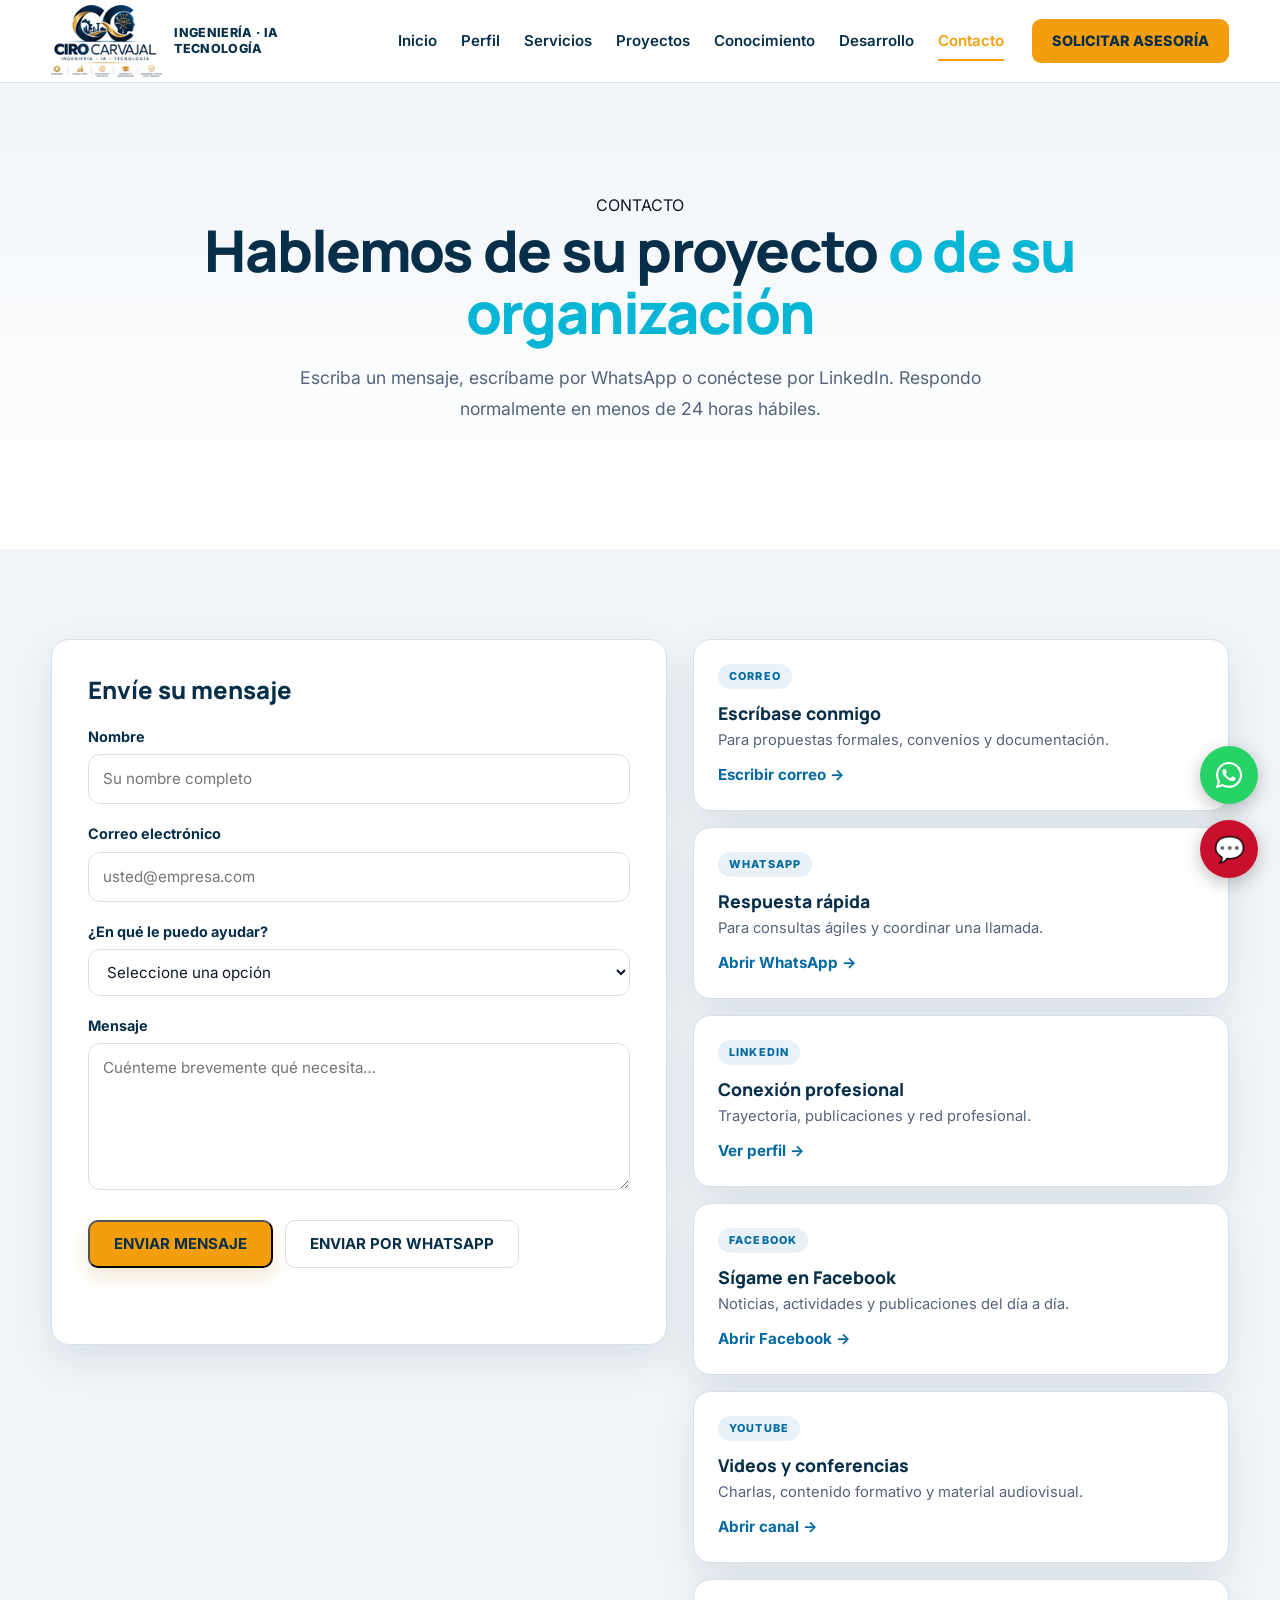
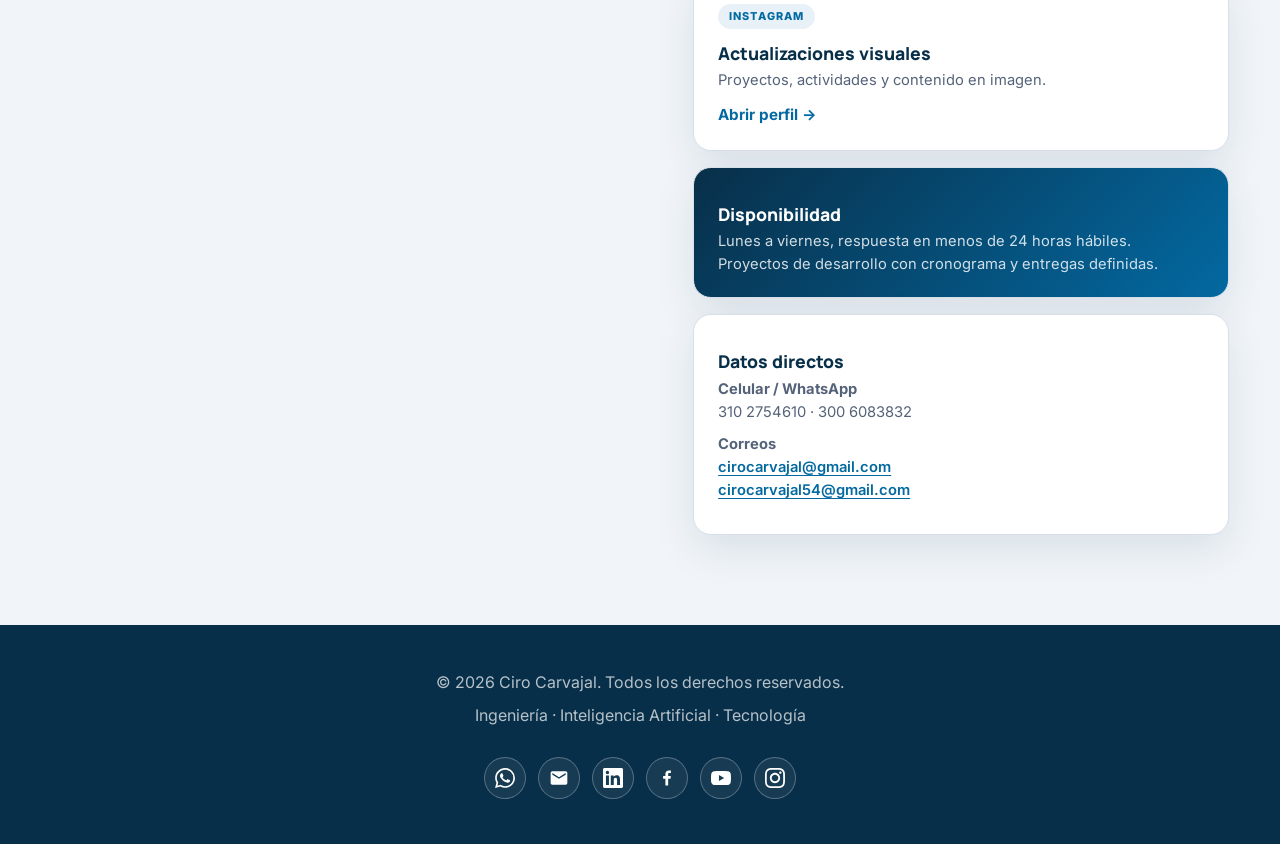
<file: contacto.html>
<!DOCTYPE html>
<html lang="es">
<head>
  <meta charset="UTF-8">

  <meta name="viewport" content="width=device-width, initial-scale=1.0">

  <meta
    name="description"
    content="Contacto con Ciro Carvajal: escriba un mensaje, escríbame por WhatsApp o conéctese por LinkedIn para asesoría en ingeniería, IA, SST y desarrollo web."
  >

  <title>Ciro Carvajal | Contacto</title>

  <meta name="theme-color" content="#082F49">
  <!-- TODO: confirmar el dominio final y actualizar canonical / og:url / og:image -->
  <link rel="canonical" href="https://ciroappmotores.github.io/ciro-carvajal-web/contacto.html">
  <link rel="icon" type="image/svg+xml" href="assets/img/favicon.svg">

  <!-- Open Graph -->
  <meta property="og:type" content="website">
  <meta property="og:site_name" content="Ciro Carvajal">
  <meta property="og:title" content="Ciro Carvajal | Contacto">
  <meta property="og:description" content="Contacto con Ciro Carvajal: escriba un mensaje, escríbame por WhatsApp o conéctese por LinkedIn para asesoría en ingeniería, IA, SST y desarrollo web.">
  <meta property="og:image" content="https://ciroappmotores.github.io/ciro-carvajal-web/assets/img/ciro/ciro-carvajal-hero.png">
  <meta property="og:url" content="https://ciroappmotores.github.io/ciro-carvajal-web/contacto.html">
  <meta property="og:locale" content="es_CO">

  <!-- Twitter -->
  <meta name="twitter:card" content="summary_large_image">
  <meta name="twitter:title" content="Ciro Carvajal | Contacto">
  <meta name="twitter:description" content="Contacto con Ciro Carvajal: escriba un mensaje, escríbame por WhatsApp o conéctese por LinkedIn para asesoría en ingeniería, IA, SST y desarrollo web.">
  <meta name="twitter:image" content="https://ciroappmotores.github.io/ciro-carvajal-web/assets/img/ciro/ciro-carvajal-hero.png">

  <link rel="preconnect" href="https://fonts.googleapis.com">
  <link rel="preconnect" href="https://fonts.gstatic.com" crossorigin>
  <link
    href="https://fonts.googleapis.com/css2?family=Inter:wght@400;500;600;700&family=Manrope:wght@600;700;800&display=swap"
    rel="stylesheet"
  >

  <link rel="stylesheet" href="assets/css/styles.css?v=18">
  <link rel="stylesheet" href="assets/css/responsive.css?v=18">
</head>

<body>

  <!-- Botón flotante de WhatsApp -->
  <a
    class="floating-whatsapp"
    href="https://wa.me/573102754610?text=Hola%2C%20deseo%20recibir%20informaci%C3%B3n%20sobre%20los%20servicios%20de%20Ciro%20Carvajal"
    target="_blank"
    rel="noopener noreferrer"
    aria-label="Escríbeme por WhatsApp"
    title="Escríbeme por WhatsApp">
    <svg viewBox="0 0 448 512" aria-hidden="true" focusable="false" xmlns="http://www.w3.org/2000/svg">
      <path d="M380.9 97.1C339 55.1 283.2 32 223.9 32c-122.4 0-222 99.6-222 222 0 39.1 10.2 77.3 29.6 111L0 480l117.7-30.9c32.4 17.7 68.9 27 106.1 27h.1c122.3 0 224.1-99.6 224.1-222 0-59.3-25.2-115-67.1-157zm-157 341.6c-33.2 0-65.7-8.9-94-25.7l-6.7-4-69.8 18.3L72 359.2l-4.4-7c-18.5-29.4-28.2-63.3-28.2-98.2 0-101.7 82.8-184.5 184.6-184.5 49.3 0 95.6 19.2 130.4 54.1 34.8 34.9 56.2 81.2 56.1 130.5 0 101.8-84.9 184.6-186.6 184.6zm101.2-138.2c-5.5-2.8-32.8-16.2-37.9-18-5.1-1.9-8.8-2.8-12.5 2.8-3.7 5.6-14.3 18-17.6 21.8-3.2 3.7-6.5 4.2-12 1.4-32.6-16.3-54-29.1-75.5-66-5.7-9.8 5.7-9.1 16.3-30.3 1.8-3.7.9-6.9-.5-9.7-1.4-2.8-12.5-30.1-17.1-41.2-4.5-10.8-9.1-9.3-12.5-9.5-3.2-.2-6.9-.2-10.6-.2-3.7 0-9.7 1.4-14.8 6.9-5.1 5.6-19.4 19-19.4 46.3 0 27.3 19.9 53.7 22.6 57.4 2.8 3.7 39.1 59.7 94.8 83.8 35.2 15.2 49 16.5 66.6 13.9 10.7-1.6 32.8-13.4 37.4-26.4 4.6-13 4.6-24.1 3.2-26.4-1.3-2.5-5-3.9-10.5-6.6z"/>
    </svg>
  </a>

  <!-- Botón flotante del asistente virtual (estilo ACIEM) -->
  <div class="floating-chat">

    <button
      class="floating-chat-btn"
      id="floatingChatBtn"
      aria-label="Abrir asistente virtual"
      title="Asistente virtual">
      💬
    </button>

    <div class="floating-chat-panel" id="floatingChatPanel">
      <div class="floating-chat-header">
        <div>
          <strong>Asistente Virtual</strong>
          <small>Ciro Carvajal · Ingeniería · IA</small>
        </div>

        <button
          class="floating-chat-close"
          id="floatingChatClose"
          aria-label="Cerrar asistente">
          ×
        </button>
      </div>

      <div class="chat-messages" id="chatMessages" aria-live="polite"></div>

      <p class="chat-typing" id="chatTyping" hidden>El asistente está escribiendo…</p>

      <div class="chat-suggestions" id="chatSuggestions"></div>

      <form class="chat-form" id="chatForm">
        <textarea
          class="chat-input"
          id="chatInput"
          rows="1"
          placeholder="Escriba su mensaje aquí..."
          aria-label="Mensaje para el asistente"></textarea>

        <button class="chat-send" type="submit">Enviar</button>
      </form>
    </div>

  </div>

  <!-- ======================================================
       HEADER
  ======================================================= -->

  <header class="site-header">

    <div class="container header-container">

      <a class="brand" href="index.html" aria-label="Ciro Carvajal - Inicio">

        <img
          class="brand-logo"
          src="assets/img/logo-cirocarvajal-cinta.png"
          alt="Ciro Carvajal - Logo"
          width="136"
          height="88"
        >

        <div class="brand-text">
          <span>Ingeniería · IA<br>Tecnología</span>
        </div>

      </a>

      <button
        class="menu-toggle"
        type="button"
        aria-label="Abrir menú"
        aria-expanded="false"
        aria-controls="main-navigation"
      >
        <span></span>
        <span></span>
        <span></span>
      </button>

      <nav
        class="main-navigation"
        id="main-navigation"
        aria-label="Navegación principal"
      >
        <a href="index.html">Inicio</a>
        <a href="perfil.html">Perfil</a>
        <a href="servicios.html">Servicios</a>
        <a href="proyectos.html">Proyectos</a>
        <a href="conocimiento.html">Conocimiento</a>
        <a href="desarrollo.html">Desarrollo</a>
        <a class="active" href="contacto.html">Contacto</a>
      </nav>

      <a class="header-cta" href="contacto.html">
        SOLICITAR ASESORÍA
      </a>

    </div>

  </header>


  <!-- ======================================================
       CONTACTO HERO
  ======================================================= -->

  <main>

    <section class="page-hero">

      <div class="container">

        <p class="section-eyebrow">CONTACTO</p>

        <h1>
          Hablemos de su proyecto
          <span>o de su organización</span>
        </h1>

        <p class="hero-description">
          Escriba un mensaje, escríbame por WhatsApp o conéctese por LinkedIn.
          Respondo normalmente en menos de 24 horas hábiles.
        </p>

      </div>

    </section>

    <!-- ======================================================
         FORMULARIO + CANALES DIRECTOS
    ======================================================= -->

    <section class="section contact-section">

      <div class="container">

        <div class="contact-layout">

          <!-- Formulario -->
          <div class="contact-card">

            <h2>Envíe su mensaje</h2>

            <form class="contact-form" id="contactForm" novalidate>

              <div class="form-field">
                <label for="nombre">Nombre</label>
                <input
                  type="text"
                  id="nombre"
                  name="nombre"
                  placeholder="Su nombre completo"
                  required
                >
              </div>

              <div class="form-field">
                <label for="email">Correo electrónico</label>
                <input
                  type="email"
                  id="email"
                  name="email"
                  placeholder="usted@empresa.com"
                  required
                >
              </div>

              <div class="form-field">
                <label for="asunto">¿En qué le puedo ayudar?</label>
                <select id="asunto" name="asunto" required>
                  <option value="">Seleccione una opción</option>
                  <option value="Asesoría técnica e ingeniería">Asesoría técnica e ingeniería</option>
                  <option value="Seguridad y Salud en el Trabajo">Seguridad y Salud en el Trabajo</option>
                  <option value="Inteligencia Artificial y transformación digital">Inteligencia Artificial y transformación digital</option>
                  <option value="Desarrollo web">Desarrollo web</option>
                  <option value="Formación, conferencias y talleres">Formación, conferencias y talleres</option>
                  <option value="Investigación y academia">Investigación y academia</option>
                  <option value="Otro">Otro</option>
                </select>
              </div>

              <div class="form-field">
                <label for="mensaje">Mensaje</label>
                <textarea
                  id="mensaje"
                  name="mensaje"
                  rows="5"
                  placeholder="Cuénteme brevemente qué necesita…"
                  required
                ></textarea>
              </div>

              <div class="form-actions">

                <button class="btn btn-primary" type="submit">
                  ENVIAR MENSAJE
                </button>

                <button class="btn btn-secondary" type="button" id="sendWhatsApp">
                  ENVIAR POR WHATSAPP
                </button>

              </div>

              <p class="form-note" id="formNote" role="status" aria-live="polite">

              </p>

            </form>

          </div>

          <!-- Canales directos -->
          <div class="contact-channels">

            <a class="channel-card" href="mailto:cirocarvajal@gmail.com" id="channelEmail" target="_blank" rel="noopener">

              <span class="channel-label">CORREO</span>

              <h3>Escríbase conmigo</h3>

              <p>Para propuestas formales, convenios y documentación.</p>

              <span class="service-cta">Escribir correo →</span>

            </a>

            <a class="channel-card" href="https://wa.me/573102754610?text=Hola%2C%20deseo%20recibir%20informaci%C3%B3n%20sobre%20los%20servicios%20de%20Ciro%20Carvajal" id="channelWhatsApp" target="_blank" rel="noopener">

              <span class="channel-label">WHATSAPP</span>

              <h3>Respuesta rápida</h3>

              <p>Para consultas ágiles y coordinar una llamada.</p>

              <span class="service-cta">Abrir WhatsApp →</span>

            </a>

            <a class="channel-card" href="https://www.linkedin.com/in/ciro-antonio-carvajal-labastida-01b1b330/" id="channelLinkedIn" target="_blank" rel="noopener">

              <span class="channel-label">LINKEDIN</span>

              <h3>Conexión profesional</h3>

              <p>Trayectoria, publicaciones y red profesional.</p>

              <span class="service-cta">Ver perfil →</span>

            </a>

            <a class="channel-card" href="https://www.facebook.com/cirocarvajal" target="_blank" rel="noopener">

              <span class="channel-label">FACEBOOK</span>

              <h3>Sígame en Facebook</h3>

              <p>Noticias, actividades y publicaciones del día a día.</p>

              <span class="service-cta">Abrir Facebook →</span>

            </a>

            <a class="channel-card" href="https://www.youtube.com/@MsIngcar?hl=es" target="_blank" rel="noopener">

              <span class="channel-label">YOUTUBE</span>

              <h3>Videos y conferencias</h3>

              <p>Charlas, contenido formativo y material audiovisual.</p>

              <span class="service-cta">Abrir canal →</span>

            </a>

            <a class="channel-card" href="https://www.instagram.com/ciroantoniocarvajal/?hl=es" target="_blank" rel="noopener">

              <span class="channel-label">INSTAGRAM</span>

              <h3>Actualizaciones visuales</h3>

              <p>Proyectos, actividades y contenido en imagen.</p>

              <span class="service-cta">Abrir perfil →</span>

            </a>

            <div class="channel-card channel-availability">

              <h3>Disponibilidad</h3>

              <p>
                Lunes a viernes, respuesta en menos de 24 horas hábiles.
                Proyectos de desarrollo con cronograma y entregas definidas.
              </p>

            </div>

            <div class="channel-card channel-direct">

              <h3>Datos directos</h3>

              <p>
                <strong>Celular / WhatsApp</strong><br>
                310 2754610 · 300 6083832
              </p>

              <p>
                <strong>Correos</strong><br>
                <a href="mailto:cirocarvajal@gmail.com" rel="noopener">cirocarvajal@gmail.com</a><br>
                <a href="mailto:cirocarvajal54@gmail.com" rel="noopener">cirocarvajal54@gmail.com</a>
              </p>

            </div>

          </div>

        </div>

      </div>

    </section>

  </main>

  <!-- ======================================================
       FOOTER
  ======================================================= -->

  <footer class="site-footer">

    <div class="container footer-container">

      <p>
        © 2026 Ciro Carvajal. Todos los derechos reservados.
      </p>

      <p>
        Ingeniería · Inteligencia Artificial · Tecnología
      </p>

      <div class="footer-social" aria-label="Redes sociales y contacto">

        <a href="https://wa.me/573102754610?text=Hola%2C%20deseo%20recibir%20informaci%C3%B3n%20sobre%20los%20servicios%20de%20Ciro%20Carvajal" target="_blank" rel="noopener" aria-label="WhatsApp">
          <svg viewBox="0 0 24 24" xmlns="http://www.w3.org/2000/svg" aria-hidden="true" focusable="false"><path d="M17.472 14.382c-.297-.149-1.758-.867-2.03-.967-.273-.099-.471-.148-.67.15-.197.297-.767.966-.94 1.164-.173.199-.347.223-.644.075-.297-.15-1.255-.463-2.39-1.475-.883-.788-1.48-1.761-1.653-2.059-.173-.297-.018-.458.13-.606.134-.133.298-.347.446-.52.149-.174.198-.298.298-.497.099-.198.05-.371-.025-.52-.075-.149-.669-1.612-.916-2.207-.242-.579-.487-.5-.669-.51-.173-.008-.371-.01-.57-.01-.198 0-.52.074-.792.372-.272.297-1.04 1.016-1.04 2.479 0 1.462 1.065 2.875 1.213 3.074.149.198 2.096 3.2 5.077 4.487.709.306 1.262.489 1.694.625.712.227 1.36.195 1.871.118.571-.085 1.758-.719 2.006-1.413.248-.694.248-1.289.173-1.413-.074-.124-.272-.198-.57-.347m-5.421 7.403h-.004a9.87 9.87 0 01-5.031-1.378l-.361-.214-3.741.982.998-3.648-.235-.374a9.86 9.86 0 01-1.51-5.26c.001-5.45 4.436-9.884 9.888-9.884 2.64 0 5.122 1.03 6.988 2.898a9.825 9.825 0 012.893 6.994c-.003 5.45-4.437 9.884-9.885 9.884m8.413-18.297A11.815 11.815 0 0012.05 0C5.495 0 .16 5.335.157 11.892c0 2.096.547 4.142 1.588 5.945L.057 24l6.305-1.654a11.882 11.882 0 005.683 1.448h.005c6.554 0 11.89-5.335 11.893-11.893a11.821 11.821 0 00-3.48-8.413z"/></svg>
        </a>

        <a href="mailto:cirocarvajal@gmail.com" target="_blank" rel="noopener" aria-label="Correo electrónico">
          <svg viewBox="0 0 24 24" xmlns="http://www.w3.org/2000/svg" aria-hidden="true" focusable="false"><path d="M20 4H4c-1.1 0-1.99.9-1.99 2L2 18c0 1.1.9 2 2 2h16c1.1 0 2-.9 2-2V6c0-1.1-.9-2-2-2zm0 4l-8 5-8-5V6l8 5 8-5v2z"/></svg>
        </a>

        <a href="https://www.linkedin.com/in/ciro-antonio-carvajal-labastida-01b1b330/" target="_blank" rel="noopener" aria-label="LinkedIn">
          <svg viewBox="0 0 24 24" xmlns="http://www.w3.org/2000/svg" aria-hidden="true" focusable="false"><path d="M20.447 20.452h-3.554v-5.569c0-1.328-.027-3.037-1.852-3.037-1.853 0-2.136 1.445-2.136 2.939v5.667H9.351V9h3.414v1.561h.046c.477-.9 1.637-1.85 3.37-1.85 3.601 0 4.267 2.37 4.267 5.455v6.286zM5.337 7.433a2.062 2.062 0 01-2.063-2.065 2.064 2.064 0 112.063 2.065zm1.782 13.019H3.555V9h3.564v11.452zM22.225 0H1.771C.792 0 0 .774 0 1.729v20.542C0 23.227.792 24 1.771 24h20.451C23.2 24 24 23.227 24 22.271V1.729C24 .774 23.2 0 22.222 0h.003z"/></svg>
        </a>

        <a href="https://www.facebook.com/cirocarvajal" target="_blank" rel="noopener" aria-label="Facebook">
          <svg viewBox="0 0 24 24" xmlns="http://www.w3.org/2000/svg" aria-hidden="true" focusable="false"><path d="M13.397 20.997v-8.196h2.765l.411-3.209h-3.176V7.548c0-.926.258-1.56 1.587-1.56h1.684V3.127A22.336 22.336 0 0014.201 3c-2.444 0-4.122 1.492-4.122 4.231v2.355H7.332v3.209h2.753v8.202h3.312z"/></svg>
        </a>

        <!-- TODO: usar la URL del canal de YouTube -->
        <a href="https://www.youtube.com/@MsIngcar?hl=es" target="_blank" rel="noopener" aria-label="YouTube">
          <svg viewBox="0 0 24 24" xmlns="http://www.w3.org/2000/svg" aria-hidden="true" focusable="false"><path d="M23.498 6.186a3.016 3.016 0 00-2.122-2.136C19.505 3.545 12 3.545 12 3.545s-7.505 0-9.377.505A3.017 3.017 0 00.502 6.186C0 8.07 0 12 0 12s0 3.93.502 5.814a3.016 3.016 0 002.122 2.136c1.871.505 9.376.505 9.376.505s7.505 0 9.377-.505a3.015 3.015 0 002.122-2.136C24 15.93 24 12 24 12s0-3.93-.502-5.814zM9.545 15.568V8.432L15.818 12l-6.273 3.568z"/></svg>
        </a>

        <!-- TODO: usar la URL del perfil de Instagram -->
        <a href="https://www.instagram.com/ciroantoniocarvajal/?hl=es" target="_blank" rel="noopener" aria-label="Instagram">
          <svg viewBox="0 0 24 24" xmlns="http://www.w3.org/2000/svg" aria-hidden="true" focusable="false"><path d="M12 0C8.74 0 8.333.015 7.053.072 5.775.132 4.905.333 4.14.63c-.789.306-1.459.717-2.126 1.384S.935 3.35.63 4.14C.333 4.905.131 5.775.072 7.053.012 8.333 0 8.74 0 12s.015 3.667.072 4.947c.06 1.277.261 2.148.558 2.913.306.788.717 1.459 1.384 2.126.667.666 1.336 1.079 2.126 1.384.766.296 1.636.499 2.913.558C8.333 23.988 8.74 24 12 24s3.667-.015 4.947-.072c1.277-.06 2.148-.262 2.913-.558.788-.306 1.459-.718 2.126-1.384.666-.667 1.079-1.335 1.384-2.126.296-.765.499-1.636.558-2.913.06-1.28.072-1.687.072-4.947s-.015-3.667-.072-4.947c-.06-1.277-.262-2.149-.558-2.913-.306-.789-.718-1.459-1.384-2.126C21.319 1.347 20.651.935 19.86.63c-.765-.297-1.636-.499-2.913-.558C15.667.012 15.26 0 12 0zm0 2.16c3.203 0 3.585.016 4.85.071 1.17.055 1.805.249 2.227.415.562.217.96.477 1.382.896.419.42.679.819.896 1.381.164.422.36 1.057.413 2.227.057 1.266.07 1.646.07 4.85s-.015 3.585-.074 4.85c-.061 1.17-.256 1.805-.421 2.227-.224.562-.479.96-.899 1.382-.419.419-.824.679-1.38.896-.42.164-1.065.36-2.235.413-1.274.057-1.649.07-4.859.07-3.211 0-3.586-.015-4.859-.074-1.171-.061-1.816-.256-2.236-.421-.569-.224-.96-.479-1.379-.899-.421-.419-.69-.824-.9-1.38-.165-.42-.359-1.065-.42-2.235-.045-1.26-.061-1.649-.061-4.844 0-3.196.016-3.586.061-4.861.061-1.17.255-1.814.42-2.234.21-.57.479-.96.9-1.381.419-.419.81-.689 1.379-.898.42-.166 1.051-.361 2.221-.421 1.275-.045 1.65-.06 4.859-.06l.045.03zm0 3.678c-3.405 0-6.162 2.76-6.162 6.162 0 3.405 2.76 6.162 6.162 6.162 3.405 0 6.162-2.76 6.162-6.162 0-3.405-2.76-6.162-6.162-6.162zM12 16c-2.21 0-4-1.79-4-4s1.79-4 4-4 4 1.79 4 4-1.79 4-4 4zm7.846-10.405c0 .795-.646 1.44-1.44 1.44-.795 0-1.44-.646-1.44-1.44 0-.794.646-1.439 1.44-1.439.793-.001 1.44.645 1.44 1.439z"/></svg>
        </a>

      </div>

    </div>

  </footer>


  <script src="js/main.js?v=11"></script>
  <script src="js/asistente.js?v=12"></script>
  <script src="js/contacto.js?v=11"></script>

</body>
</html>
</file>
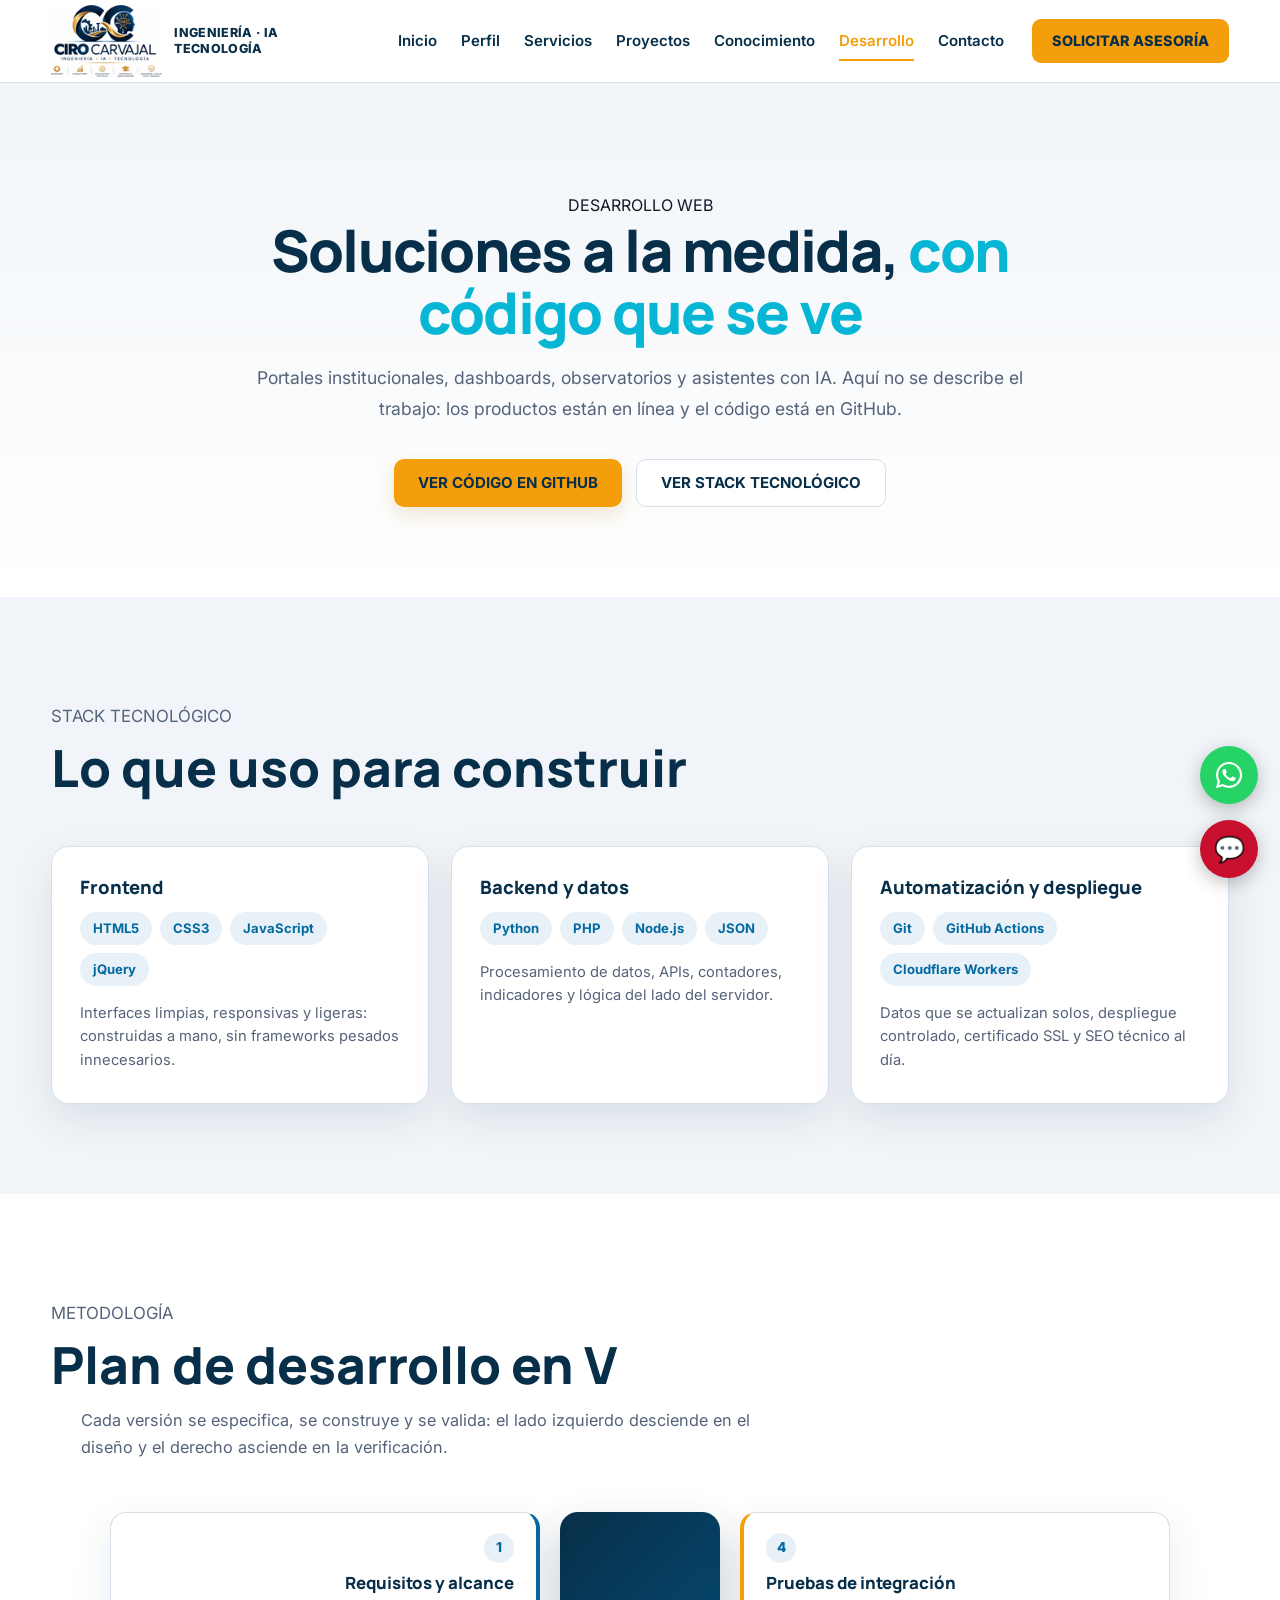
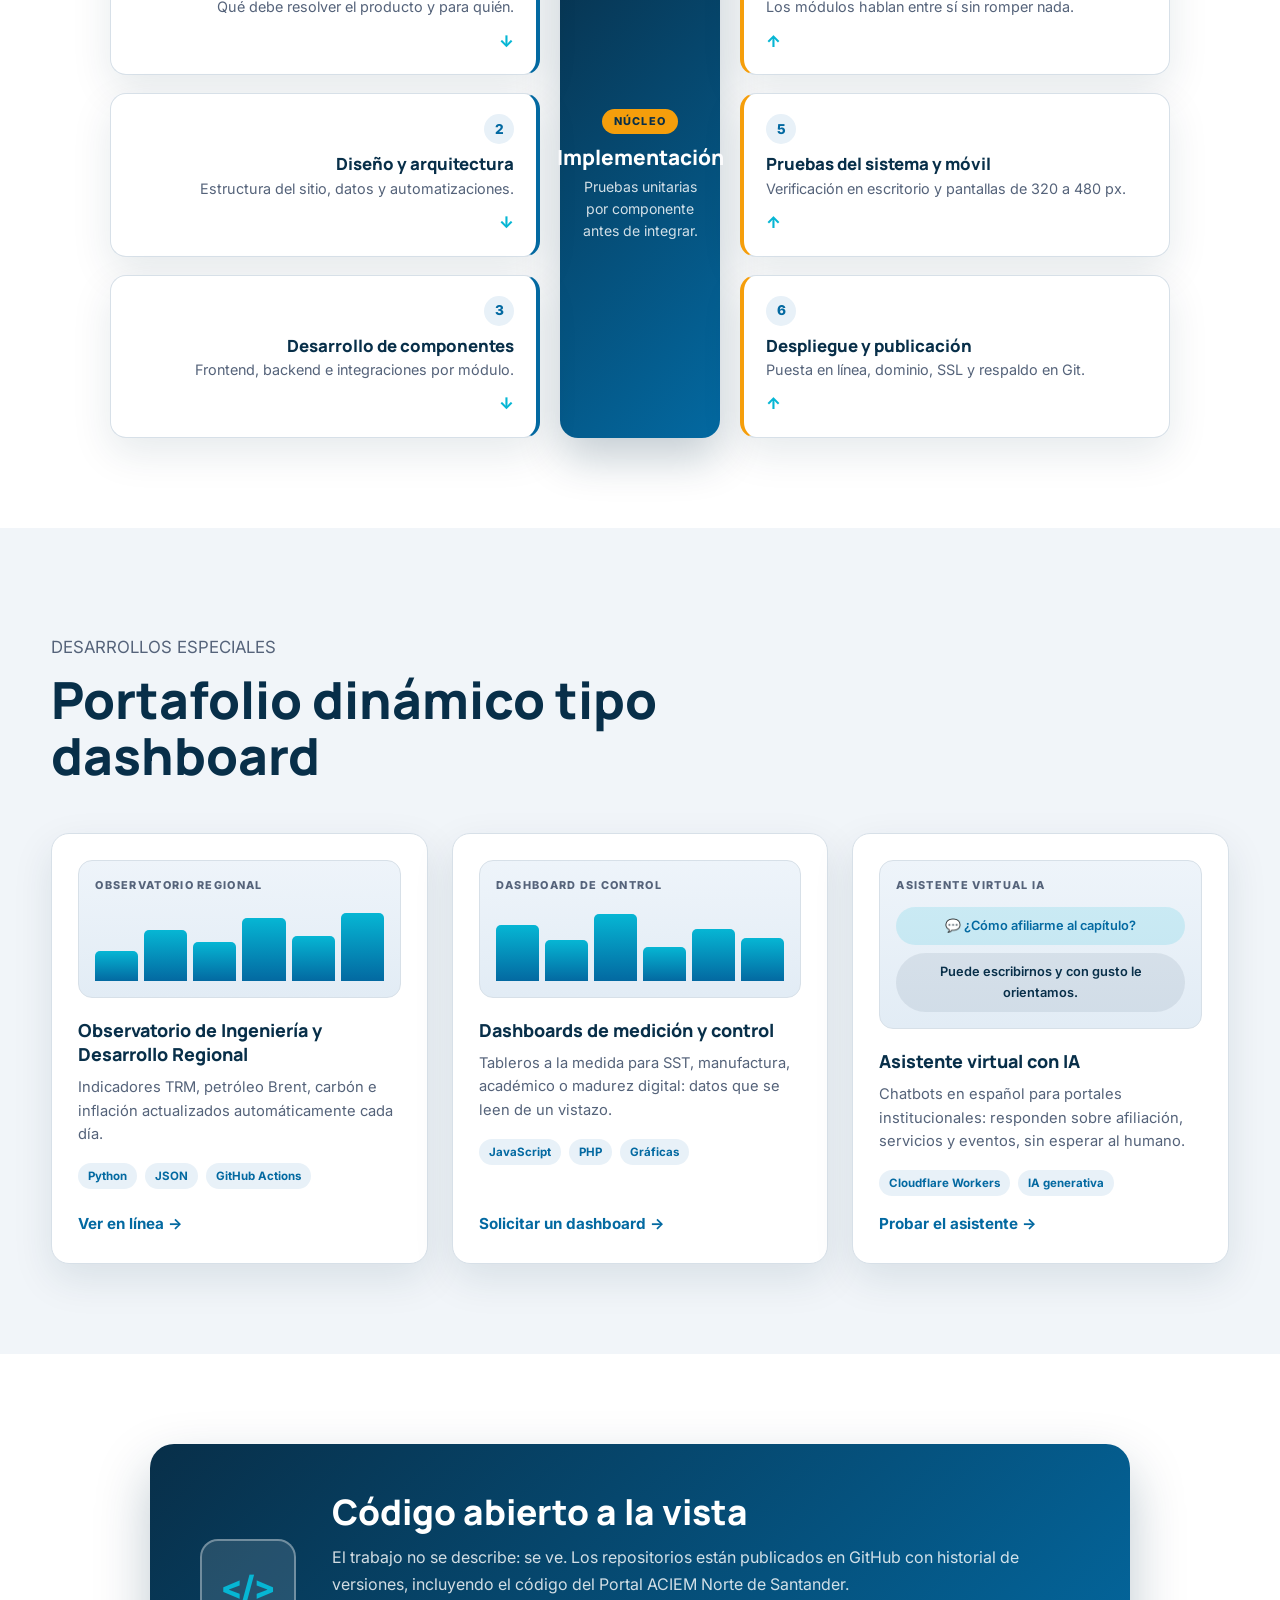
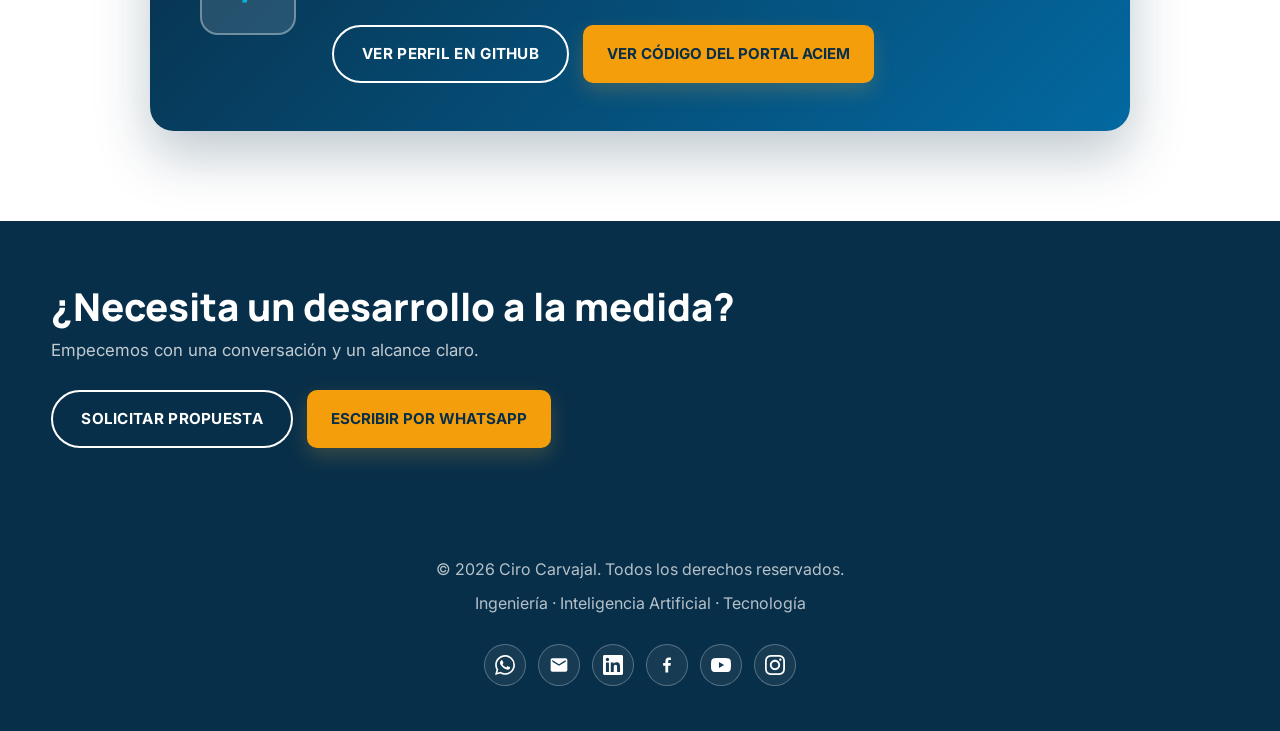
<file: desarrollo.html>
<!DOCTYPE html>
<html lang="es">
<head>
  <meta charset="UTF-8">

  <meta name="viewport" content="width=device-width, initial-scale=1.0">

  <meta
    name="description"
    content="Desarrollo web de Ciro Carvajal: stack frontend y backend, metodología de desarrollo en V, observatorios, dashboards y asistentes con IA. Código visible en GitHub."
  >

  <title>Ciro Carvajal | Desarrollo</title>

  <meta name="theme-color" content="#082F49">
  <!-- TODO: confirmar el dominio final y actualizar canonical / og:url / og:image -->
  <link rel="canonical" href="https://ciroappmotores.github.io/ciro-carvajal-web/desarrollo.html">
  <link rel="icon" type="image/svg+xml" href="assets/img/favicon.svg">

  <!-- Open Graph -->
  <meta property="og:type" content="website">
  <meta property="og:site_name" content="Ciro Carvajal">
  <meta property="og:title" content="Ciro Carvajal | Desarrollo">
  <meta property="og:description" content="Desarrollo web de Ciro Carvajal: stack frontend y backend, metodología de desarrollo en V, observatorios, dashboards y asistentes con IA. Código visible en GitHub.">
  <meta property="og:image" content="https://ciroappmotores.github.io/ciro-carvajal-web/assets/img/ciro/ciro-carvajal-hero.png">
  <meta property="og:url" content="https://ciroappmotores.github.io/ciro-carvajal-web/desarrollo.html">
  <meta property="og:locale" content="es_CO">

  <!-- Twitter -->
  <meta name="twitter:card" content="summary_large_image">
  <meta name="twitter:title" content="Ciro Carvajal | Desarrollo">
  <meta name="twitter:description" content="Desarrollo web de Ciro Carvajal: stack frontend y backend, metodología de desarrollo en V, observatorios, dashboards y asistentes con IA. Código visible en GitHub.">
  <meta name="twitter:image" content="https://ciroappmotores.github.io/ciro-carvajal-web/assets/img/ciro/ciro-carvajal-hero.png">

  <link rel="preconnect" href="https://fonts.googleapis.com">
  <link rel="preconnect" href="https://fonts.gstatic.com" crossorigin>
  <link
    href="https://fonts.googleapis.com/css2?family=Inter:wght@400;500;600;700&family=Manrope:wght@600;700;800&display=swap"
    rel="stylesheet"
  >

  <link rel="stylesheet" href="assets/css/styles.css?v=18">
  <link rel="stylesheet" href="assets/css/responsive.css?v=18">
</head>

<body>

  <!-- Botón flotante de WhatsApp -->
  <a
    class="floating-whatsapp"
    href="https://wa.me/573102754610?text=Hola%2C%20deseo%20recibir%20informaci%C3%B3n%20sobre%20los%20servicios%20de%20Ciro%20Carvajal"
    target="_blank"
    rel="noopener noreferrer"
    aria-label="Escríbeme por WhatsApp"
    title="Escríbeme por WhatsApp">
    <svg viewBox="0 0 448 512" aria-hidden="true" focusable="false" xmlns="http://www.w3.org/2000/svg">
      <path d="M380.9 97.1C339 55.1 283.2 32 223.9 32c-122.4 0-222 99.6-222 222 0 39.1 10.2 77.3 29.6 111L0 480l117.7-30.9c32.4 17.7 68.9 27 106.1 27h.1c122.3 0 224.1-99.6 224.1-222 0-59.3-25.2-115-67.1-157zm-157 341.6c-33.2 0-65.7-8.9-94-25.7l-6.7-4-69.8 18.3L72 359.2l-4.4-7c-18.5-29.4-28.2-63.3-28.2-98.2 0-101.7 82.8-184.5 184.6-184.5 49.3 0 95.6 19.2 130.4 54.1 34.8 34.9 56.2 81.2 56.1 130.5 0 101.8-84.9 184.6-186.6 184.6zm101.2-138.2c-5.5-2.8-32.8-16.2-37.9-18-5.1-1.9-8.8-2.8-12.5 2.8-3.7 5.6-14.3 18-17.6 21.8-3.2 3.7-6.5 4.2-12 1.4-32.6-16.3-54-29.1-75.5-66-5.7-9.8 5.7-9.1 16.3-30.3 1.8-3.7.9-6.9-.5-9.7-1.4-2.8-12.5-30.1-17.1-41.2-4.5-10.8-9.1-9.3-12.5-9.5-3.2-.2-6.9-.2-10.6-.2-3.7 0-9.7 1.4-14.8 6.9-5.1 5.6-19.4 19-19.4 46.3 0 27.3 19.9 53.7 22.6 57.4 2.8 3.7 39.1 59.7 94.8 83.8 35.2 15.2 49 16.5 66.6 13.9 10.7-1.6 32.8-13.4 37.4-26.4 4.6-13 4.6-24.1 3.2-26.4-1.3-2.5-5-3.9-10.5-6.6z"/>
    </svg>
  </a>

  <!-- Botón flotante del asistente virtual (estilo ACIEM) -->
  <div class="floating-chat">

    <button
      class="floating-chat-btn"
      id="floatingChatBtn"
      aria-label="Abrir asistente virtual"
      title="Asistente virtual">
      💬
    </button>

    <div class="floating-chat-panel" id="floatingChatPanel">
      <div class="floating-chat-header">
        <div>
          <strong>Asistente Virtual</strong>
          <small>Ciro Carvajal · Ingeniería · IA</small>
        </div>

        <button
          class="floating-chat-close"
          id="floatingChatClose"
          aria-label="Cerrar asistente">
          ×
        </button>
      </div>

      <div class="chat-messages" id="chatMessages" aria-live="polite"></div>

      <p class="chat-typing" id="chatTyping" hidden>El asistente está escribiendo…</p>

      <div class="chat-suggestions" id="chatSuggestions"></div>

      <form class="chat-form" id="chatForm">
        <textarea
          class="chat-input"
          id="chatInput"
          rows="1"
          placeholder="Escriba su mensaje aquí..."
          aria-label="Mensaje para el asistente"></textarea>

        <button class="chat-send" type="submit">Enviar</button>
      </form>
    </div>

  </div>

  <!-- ======================================================
       HEADER
  ======================================================= -->

  <header class="site-header">

    <div class="container header-container">

      <a class="brand" href="index.html" aria-label="Ciro Carvajal - Inicio">

        <img
          class="brand-logo"
          src="assets/img/logo-cirocarvajal-cinta.png"
          alt="Ciro Carvajal - Logo"
          width="136"
          height="88"
        >

        <div class="brand-text">
          <span>Ingeniería · IA<br>Tecnología</span>
        </div>

      </a>

      <button
        class="menu-toggle"
        type="button"
        aria-label="Abrir menú"
        aria-expanded="false"
        aria-controls="main-navigation"
      >
        <span></span>
        <span></span>
        <span></span>
      </button>

      <nav
        class="main-navigation"
        id="main-navigation"
        aria-label="Navegación principal"
      >
        <a href="index.html">Inicio</a>
        <a href="perfil.html">Perfil</a>
        <a href="servicios.html">Servicios</a>
        <a href="proyectos.html">Proyectos</a>
        <a href="conocimiento.html">Conocimiento</a>
        <a class="active" href="desarrollo.html">Desarrollo</a>
        <a href="contacto.html">Contacto</a>
      </nav>

      <a class="header-cta" href="contacto.html">
        SOLICITAR ASESORÍA
      </a>

    </div>

  </header>


  <!-- ======================================================
       DESARROLLO HERO
  ======================================================= -->

  <main>

    <section class="page-hero">

      <div class="container">

        <p class="section-eyebrow">DESARROLLO WEB</p>

        <h1>
          Soluciones a la medida,
          <span>con código que se ve</span>
        </h1>

        <p class="hero-description">
          Portales institucionales, dashboards, observatorios y asistentes con
          IA. Aquí no se describe el trabajo: los productos están en línea y el
          código está en GitHub.
        </p>

        <div class="hero-actions">

          <a class="btn btn-primary" href="https://github.com/ciroappmotores" target="_blank" rel="noopener">
            VER CÓDIGO EN GITHUB
          </a>

          <a class="btn btn-secondary" href="#stack">
            VER STACK TECNOLÓGICO
          </a>

        </div>

      </div>

    </section>

    <!-- ======================================================
         STACK TECNOLÓGICO
    ======================================================= -->

    <section class="section stack-section" id="stack">

      <div class="container">

        <div class="section-heading">

          <p class="section-eyebrow">STACK TECNOLÓGICO</p>

          <h2>Lo que uso para construir</h2>

        </div>

        <div class="stack-grid">

          <div class="stack-card">

            <h3>Frontend</h3>

            <div class="stack-chips">
              <span>HTML5</span>
              <span>CSS3</span>
              <span>JavaScript</span>
              <span>jQuery</span>
            </div>

            <p>
              Interfaces limpias, responsivas y ligeras: construidas a mano,
              sin frameworks pesados innecesarios.
            </p>

          </div>

          <div class="stack-card">

            <h3>Backend y datos</h3>

            <div class="stack-chips">
              <span>Python</span>
              <span>PHP</span>
              <span>Node.js</span>
              <span>JSON</span>
            </div>

            <p>
              Procesamiento de datos, APIs, contadores, indicadores y lógica
              del lado del servidor.
            </p>

          </div>

          <div class="stack-card">

            <h3>Automatización y despliegue</h3>

            <div class="stack-chips">
              <span>Git</span>
              <span>GitHub Actions</span>
              <span>Cloudflare Workers</span>
            </div>

            <p>
              Datos que se actualizan solos, despliegue controlado, certificado
              SSL y SEO técnico al día.
            </p>

          </div>

        </div>

      </div>

    </section>

    <!-- ======================================================
         METODOLOGÍA EN V
    ======================================================= -->

    <section class="section vmodel-section">

      <div class="container">

        <div class="section-heading">

          <p class="section-eyebrow">METODOLOGÍA</p>

          <h2>Plan de desarrollo en V</h2>

          <p class="section-description">
            Cada versión se especifica, se construye y se valida: el lado
            izquierdo desciende en el diseño y el derecho asciende en la
            verificación.
          </p>

        </div>

        <div class="v-plan">

          <div class="v-plan-grid">

            <div class="v-leg v-leg-left">

              <div class="v-step">
                <span class="v-step-num">1</span>
                <h3>Requisitos y alcance</h3>
                <p>Qué debe resolver el producto y para quién.</p>
                <span class="v-arrow">↓</span>
              </div>

              <div class="v-step">
                <span class="v-step-num">2</span>
                <h3>Diseño y arquitectura</h3>
                <p>Estructura del sitio, datos y automatizaciones.</p>
                <span class="v-arrow">↓</span>
              </div>

              <div class="v-step">
                <span class="v-step-num">3</span>
                <h3>Desarrollo de componentes</h3>
                <p>Frontend, backend e integraciones por módulo.</p>
                <span class="v-arrow">↓</span>
              </div>

            </div>

            <div class="v-apex">

              <span class="v-apex-tag">NÚCLEO</span>

              <h3>Implementación</h3>

              <p>
                Pruebas unitarias por componente antes de integrar.
              </p>

            </div>

            <div class="v-leg v-leg-right">

              <div class="v-step">
                <span class="v-step-num">4</span>
                <h3>Pruebas de integración</h3>
                <p>Los módulos hablan entre sí sin romper nada.</p>
                <span class="v-arrow">↑</span>
              </div>

              <div class="v-step">
                <span class="v-step-num">5</span>
                <h3>Pruebas del sistema y móvil</h3>
                <p>Verificación en escritorio y pantallas de 320 a 480 px.</p>
                <span class="v-arrow">↑</span>
              </div>

              <div class="v-step">
                <span class="v-step-num">6</span>
                <h3>Despliegue y publicación</h3>
                <p>Puesta en línea, dominio, SSL y respaldo en Git.</p>
                <span class="v-arrow">↑</span>
              </div>

            </div>

          </div>

        </div>

      </div>

    </section>

    <!-- ======================================================
         DESARROLLOS ESPECIALES (TIPO DASHBOARD)
    ======================================================= -->

    <section class="section specials-section">

      <div class="container">

        <div class="section-heading">

          <p class="section-eyebrow">DESARROLLOS ESPECIALES</p>

          <h2>Portafolio dinámico tipo dashboard</h2>

        </div>

        <div class="specials-grid">

          <!-- Observatorio -->
          <article class="special-card">

            <div class="dash-demo" aria-hidden="true">
              <div class="dash-title">OBSERVATORIO REGIONAL</div>
              <div class="mini-bars">
                <span style="height: 40%"></span>
                <span style="height: 68%"></span>
                <span style="height: 52%"></span>
                <span style="height: 85%"></span>
                <span style="height: 61%"></span>
                <span style="height: 92%"></span>
              </div>
            </div>

            <h3>Observatorio de Ingeniería y Desarrollo Regional</h3>

            <p>
              Indicadores TRM, petróleo Brent, carbón e inflación actualizados
              automáticamente cada día.
            </p>

            <div class="stack-chips stack-chips-small">
              <span>Python</span>
              <span>JSON</span>
              <span>GitHub Actions</span>
            </div>

            <a class="service-cta" href="https://aciemnds.org.co" target="_blank" rel="noopener">
              Ver en línea →
            </a>

          </article>

          <!-- Dashboard -->
          <article class="special-card">

            <div class="dash-demo" aria-hidden="true">
              <div class="dash-title">DASHBOARD DE CONTROL</div>
              <div class="mini-bars">
                <span style="height: 75%"></span>
                <span style="height: 55%"></span>
                <span style="height: 90%"></span>
                <span style="height: 46%"></span>
                <span style="height: 70%"></span>
                <span style="height: 58%"></span>
              </div>
            </div>

            <h3>Dashboards de medición y control</h3>

            <p>
              Tableros a la medida para SST, manufactura, académico o madurez
              digital: datos que se leen de un vistazo.
            </p>

            <div class="stack-chips stack-chips-small">
              <span>JavaScript</span>
              <span>PHP</span>
              <span>Gráficas</span>
            </div>

            <a class="service-cta" href="contacto.html">
              Solicitar un dashboard →
            </a>

          </article>

          <!-- Asistente IA -->
          <article class="special-card">

            <div class="dash-demo" aria-hidden="true">
              <div class="dash-title">ASISTENTE VIRTUAL IA</div>
              <div class="mock-chat">
                💬 ¿Cómo afiliarme al capítulo?
              </div>
              <div class="mock-chat mock-chat-answer">
                Puede escribirnos y con gusto le orientamos.
              </div>
            </div>

            <h3>Asistente virtual con IA</h3>

            <p>
              Chatbots en español para portales institucionales: responden
              sobre afiliación, servicios y eventos, sin esperar al humano.
            </p>

            <div class="stack-chips stack-chips-small">
              <span>Cloudflare Workers</span>
              <span>IA generativa</span>
            </div>

            <a class="service-cta" href="https://aciemnds.org.co" target="_blank" rel="noopener">
              Probar el asistente →
            </a>

          </article>

        </div>

      </div>

    </section>

    <!-- ======================================================
         PRUEBA EN GITHUB
    ======================================================= -->

    <section class="section github-section">

      <div class="container">

        <div class="github-card">

          <div class="github-code" aria-hidden="true">
            &lt;/&gt;
          </div>

          <div>

            <h2>Código abierto a la vista</h2>

            <p>
              El trabajo no se describe: se ve. Los repositorios están
              publicados en GitHub con historial de versiones, incluyendo el
              código del Portal ACIEM Norte de Santander.
            </p>

            <div class="case-actions">

              <a class="btn btn-ghost btn-ghost-light" href="https://github.com/ciroappmotores" target="_blank" rel="noopener">
                VER PERFIL EN GITHUB
              </a>

              <a class="btn btn-primary" href="https://github.com/ciroappmotores/aciem-norte-santander-web" target="_blank" rel="noopener">
                VER CÓDIGO DEL PORTAL ACIEM
              </a>

            </div>

          </div>

        </div>

      </div>

    </section>

    <!-- ======================================================
         CTA FINAL
    ======================================================= -->

    <section class="cta-band">

      <div class="container cta-band-row">

        <div>

          <h2>¿Necesita un desarrollo a la medida?</h2>

          <p>
            Empecemos con una conversación y un alcance claro.
          </p>

        </div>

        <div class="cta-band-actions">

          <a class="btn btn-ghost btn-ghost-light" href="contacto.html">
            SOLICITAR PROPUESTA
          </a>

          <a class="btn btn-primary" href="https://wa.me/573102754610?text=Hola%2C%20deseo%20recibir%20informaci%C3%B3n%20sobre%20los%20servicios%20de%20Ciro%20Carvajal" target="_blank" rel="noopener">
            ESCRIBIR POR WHATSAPP
          </a>

        </div>

      </div>

    </section>

  </main>

  <!-- ======================================================
       FOOTER
  ======================================================= -->

  <footer class="site-footer">

    <div class="container footer-container">

      <p>
        © 2026 Ciro Carvajal. Todos los derechos reservados.
      </p>

      <p>
        Ingeniería · Inteligencia Artificial · Tecnología
      </p>

      <div class="footer-social" aria-label="Redes sociales y contacto">

        <a href="https://wa.me/573102754610?text=Hola%2C%20deseo%20recibir%20informaci%C3%B3n%20sobre%20los%20servicios%20de%20Ciro%20Carvajal" target="_blank" rel="noopener" aria-label="WhatsApp">
          <svg viewBox="0 0 24 24" xmlns="http://www.w3.org/2000/svg" aria-hidden="true" focusable="false"><path d="M17.472 14.382c-.297-.149-1.758-.867-2.03-.967-.273-.099-.471-.148-.67.15-.197.297-.767.966-.94 1.164-.173.199-.347.223-.644.075-.297-.15-1.255-.463-2.39-1.475-.883-.788-1.48-1.761-1.653-2.059-.173-.297-.018-.458.13-.606.134-.133.298-.347.446-.52.149-.174.198-.298.298-.497.099-.198.05-.371-.025-.52-.075-.149-.669-1.612-.916-2.207-.242-.579-.487-.5-.669-.51-.173-.008-.371-.01-.57-.01-.198 0-.52.074-.792.372-.272.297-1.04 1.016-1.04 2.479 0 1.462 1.065 2.875 1.213 3.074.149.198 2.096 3.2 5.077 4.487.709.306 1.262.489 1.694.625.712.227 1.36.195 1.871.118.571-.085 1.758-.719 2.006-1.413.248-.694.248-1.289.173-1.413-.074-.124-.272-.198-.57-.347m-5.421 7.403h-.004a9.87 9.87 0 01-5.031-1.378l-.361-.214-3.741.982.998-3.648-.235-.374a9.86 9.86 0 01-1.51-5.26c.001-5.45 4.436-9.884 9.888-9.884 2.64 0 5.122 1.03 6.988 2.898a9.825 9.825 0 012.893 6.994c-.003 5.45-4.437 9.884-9.885 9.884m8.413-18.297A11.815 11.815 0 0012.05 0C5.495 0 .16 5.335.157 11.892c0 2.096.547 4.142 1.588 5.945L.057 24l6.305-1.654a11.882 11.882 0 005.683 1.448h.005c6.554 0 11.89-5.335 11.893-11.893a11.821 11.821 0 00-3.48-8.413z"/></svg>
        </a>

        <a href="mailto:cirocarvajal@gmail.com" target="_blank" rel="noopener" aria-label="Correo electrónico">
          <svg viewBox="0 0 24 24" xmlns="http://www.w3.org/2000/svg" aria-hidden="true" focusable="false"><path d="M20 4H4c-1.1 0-1.99.9-1.99 2L2 18c0 1.1.9 2 2 2h16c1.1 0 2-.9 2-2V6c0-1.1-.9-2-2-2zm0 4l-8 5-8-5V6l8 5 8-5v2z"/></svg>
        </a>

        <a href="https://www.linkedin.com/in/ciro-antonio-carvajal-labastida-01b1b330/" target="_blank" rel="noopener" aria-label="LinkedIn">
          <svg viewBox="0 0 24 24" xmlns="http://www.w3.org/2000/svg" aria-hidden="true" focusable="false"><path d="M20.447 20.452h-3.554v-5.569c0-1.328-.027-3.037-1.852-3.037-1.853 0-2.136 1.445-2.136 2.939v5.667H9.351V9h3.414v1.561h.046c.477-.9 1.637-1.85 3.37-1.85 3.601 0 4.267 2.37 4.267 5.455v6.286zM5.337 7.433a2.062 2.062 0 01-2.063-2.065 2.064 2.064 0 112.063 2.065zm1.782 13.019H3.555V9h3.564v11.452zM22.225 0H1.771C.792 0 0 .774 0 1.729v20.542C0 23.227.792 24 1.771 24h20.451C23.2 24 24 23.227 24 22.271V1.729C24 .774 23.2 0 22.222 0h.003z"/></svg>
        </a>

        <a href="https://www.facebook.com/cirocarvajal" target="_blank" rel="noopener" aria-label="Facebook">
          <svg viewBox="0 0 24 24" xmlns="http://www.w3.org/2000/svg" aria-hidden="true" focusable="false"><path d="M13.397 20.997v-8.196h2.765l.411-3.209h-3.176V7.548c0-.926.258-1.56 1.587-1.56h1.684V3.127A22.336 22.336 0 0014.201 3c-2.444 0-4.122 1.492-4.122 4.231v2.355H7.332v3.209h2.753v8.202h3.312z"/></svg>
        </a>

        <!-- TODO: usar la URL del canal de YouTube -->
        <a href="https://www.youtube.com/@MsIngcar?hl=es" target="_blank" rel="noopener" aria-label="YouTube">
          <svg viewBox="0 0 24 24" xmlns="http://www.w3.org/2000/svg" aria-hidden="true" focusable="false"><path d="M23.498 6.186a3.016 3.016 0 00-2.122-2.136C19.505 3.545 12 3.545 12 3.545s-7.505 0-9.377.505A3.017 3.017 0 00.502 6.186C0 8.07 0 12 0 12s0 3.93.502 5.814a3.016 3.016 0 002.122 2.136c1.871.505 9.376.505 9.376.505s7.505 0 9.377-.505a3.015 3.015 0 002.122-2.136C24 15.93 24 12 24 12s0-3.93-.502-5.814zM9.545 15.568V8.432L15.818 12l-6.273 3.568z"/></svg>
        </a>

        <!-- TODO: usar la URL del perfil de Instagram -->
        <a href="https://www.instagram.com/ciroantoniocarvajal/?hl=es" target="_blank" rel="noopener" aria-label="Instagram">
          <svg viewBox="0 0 24 24" xmlns="http://www.w3.org/2000/svg" aria-hidden="true" focusable="false"><path d="M12 0C8.74 0 8.333.015 7.053.072 5.775.132 4.905.333 4.14.63c-.789.306-1.459.717-2.126 1.384S.935 3.35.63 4.14C.333 4.905.131 5.775.072 7.053.012 8.333 0 8.74 0 12s.015 3.667.072 4.947c.06 1.277.261 2.148.558 2.913.306.788.717 1.459 1.384 2.126.667.666 1.336 1.079 2.126 1.384.766.296 1.636.499 2.913.558C8.333 23.988 8.74 24 12 24s3.667-.015 4.947-.072c1.277-.06 2.148-.262 2.913-.558.788-.306 1.459-.718 2.126-1.384.666-.667 1.079-1.335 1.384-2.126.296-.765.499-1.636.558-2.913.06-1.28.072-1.687.072-4.947s-.015-3.667-.072-4.947c-.06-1.277-.262-2.149-.558-2.913-.306-.789-.718-1.459-1.384-2.126C21.319 1.347 20.651.935 19.86.63c-.765-.297-1.636-.499-2.913-.558C15.667.012 15.26 0 12 0zm0 2.16c3.203 0 3.585.016 4.85.071 1.17.055 1.805.249 2.227.415.562.217.96.477 1.382.896.419.42.679.819.896 1.381.164.422.36 1.057.413 2.227.057 1.266.07 1.646.07 4.85s-.015 3.585-.074 4.85c-.061 1.17-.256 1.805-.421 2.227-.224.562-.479.96-.899 1.382-.419.419-.824.679-1.38.896-.42.164-1.065.36-2.235.413-1.274.057-1.649.07-4.859.07-3.211 0-3.586-.015-4.859-.074-1.171-.061-1.816-.256-2.236-.421-.569-.224-.96-.479-1.379-.899-.421-.419-.69-.824-.9-1.38-.165-.42-.359-1.065-.42-2.235-.045-1.26-.061-1.649-.061-4.844 0-3.196.016-3.586.061-4.861.061-1.17.255-1.814.42-2.234.21-.57.479-.96.9-1.381.419-.419.81-.689 1.379-.898.42-.166 1.051-.361 2.221-.421 1.275-.045 1.65-.06 4.859-.06l.045.03zm0 3.678c-3.405 0-6.162 2.76-6.162 6.162 0 3.405 2.76 6.162 6.162 6.162 3.405 0 6.162-2.76 6.162-6.162 0-3.405-2.76-6.162-6.162-6.162zM12 16c-2.21 0-4-1.79-4-4s1.79-4 4-4 4 1.79 4 4-1.79 4-4 4zm7.846-10.405c0 .795-.646 1.44-1.44 1.44-.795 0-1.44-.646-1.44-1.44 0-.794.646-1.439 1.44-1.439.793-.001 1.44.645 1.44 1.439z"/></svg>
        </a>

      </div>

    </div>

  </footer>


  <script src="js/main.js?v=11"></script>
  <script src="js/asistente.js?v=12"></script>

</body>
</html>
</file>
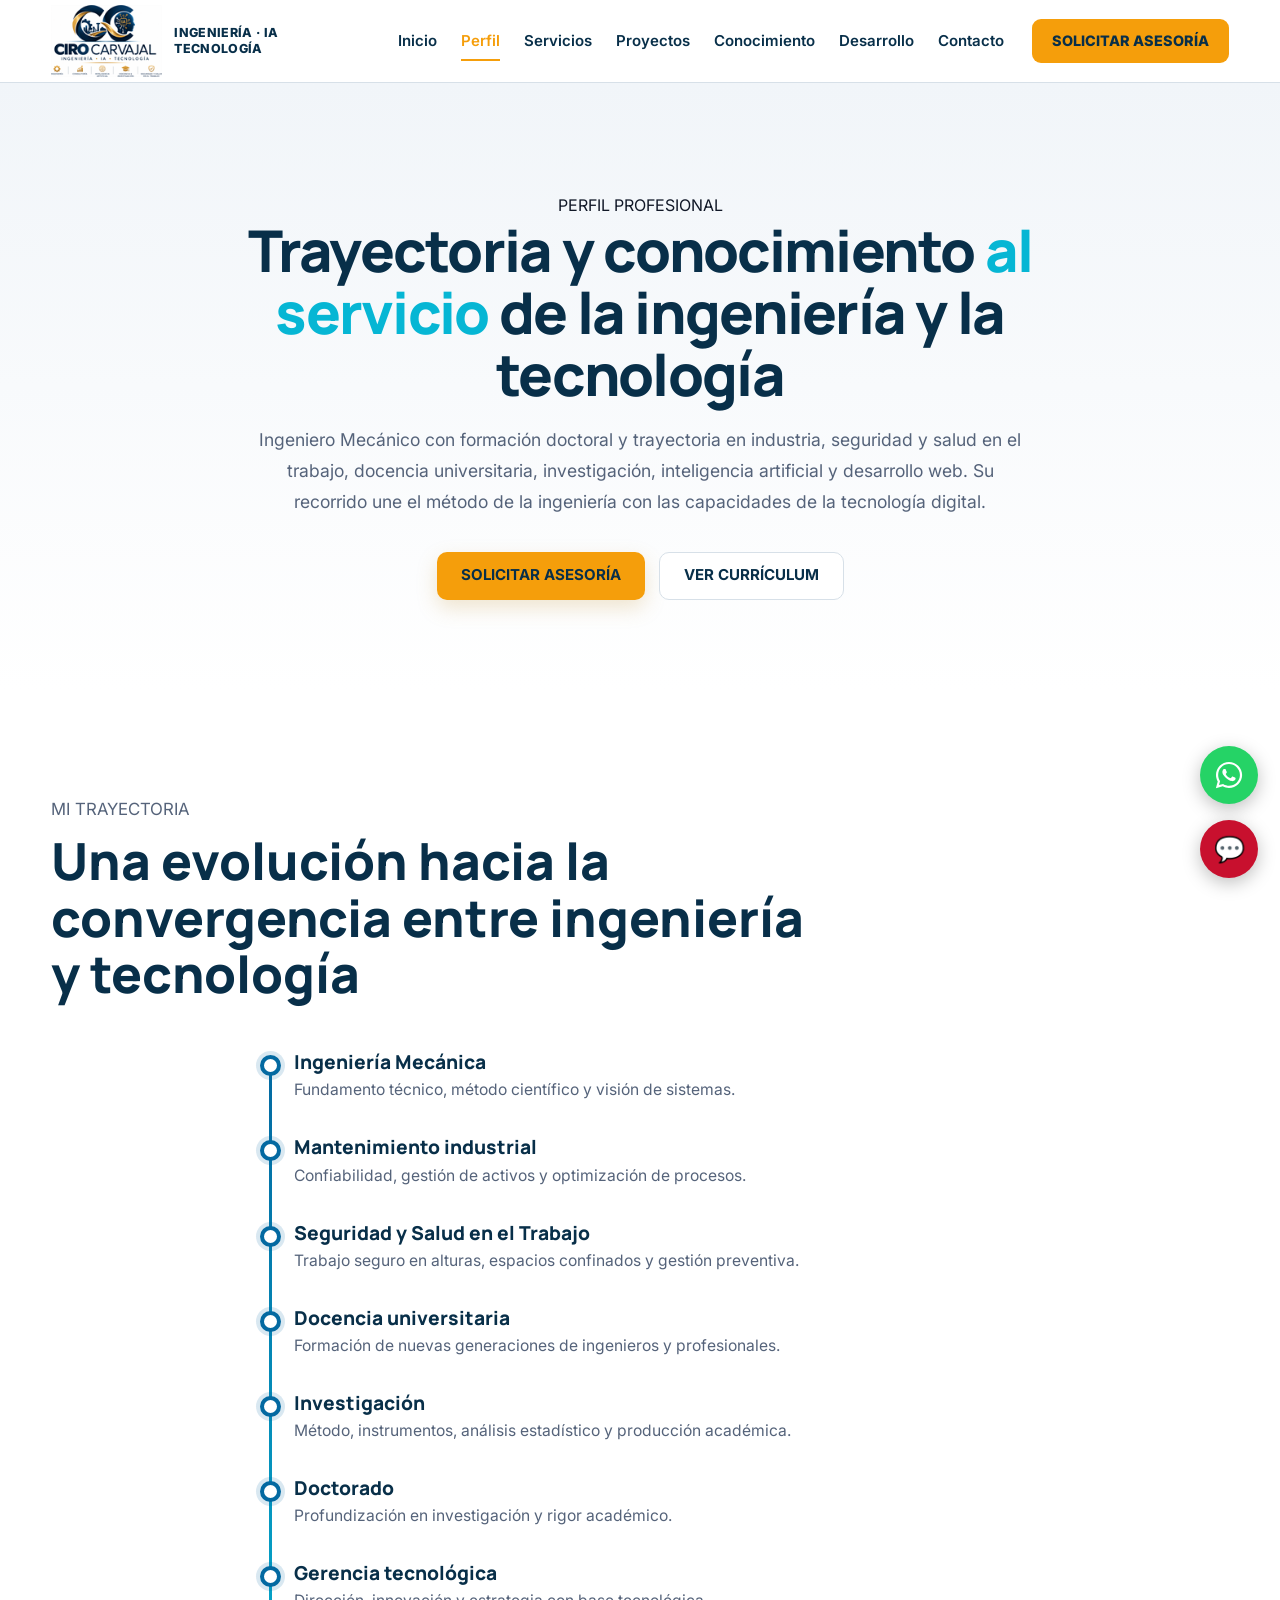
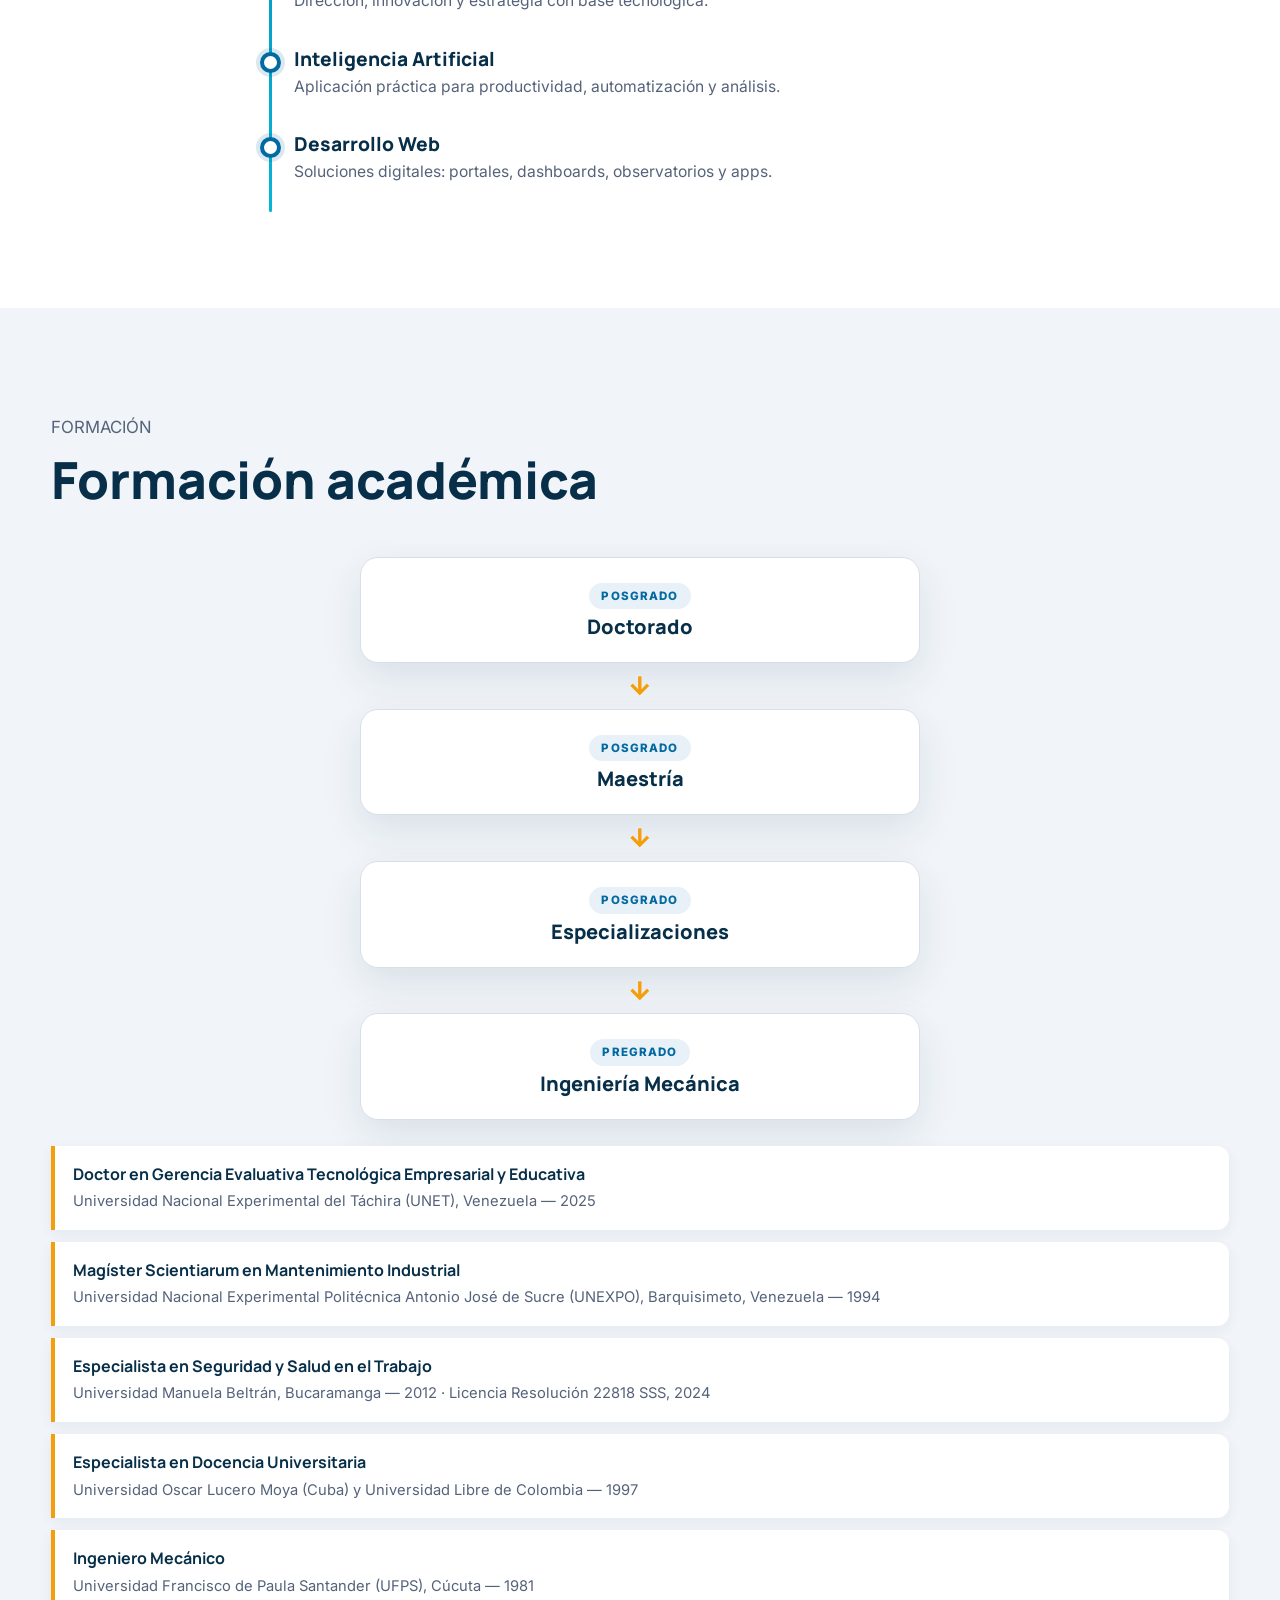
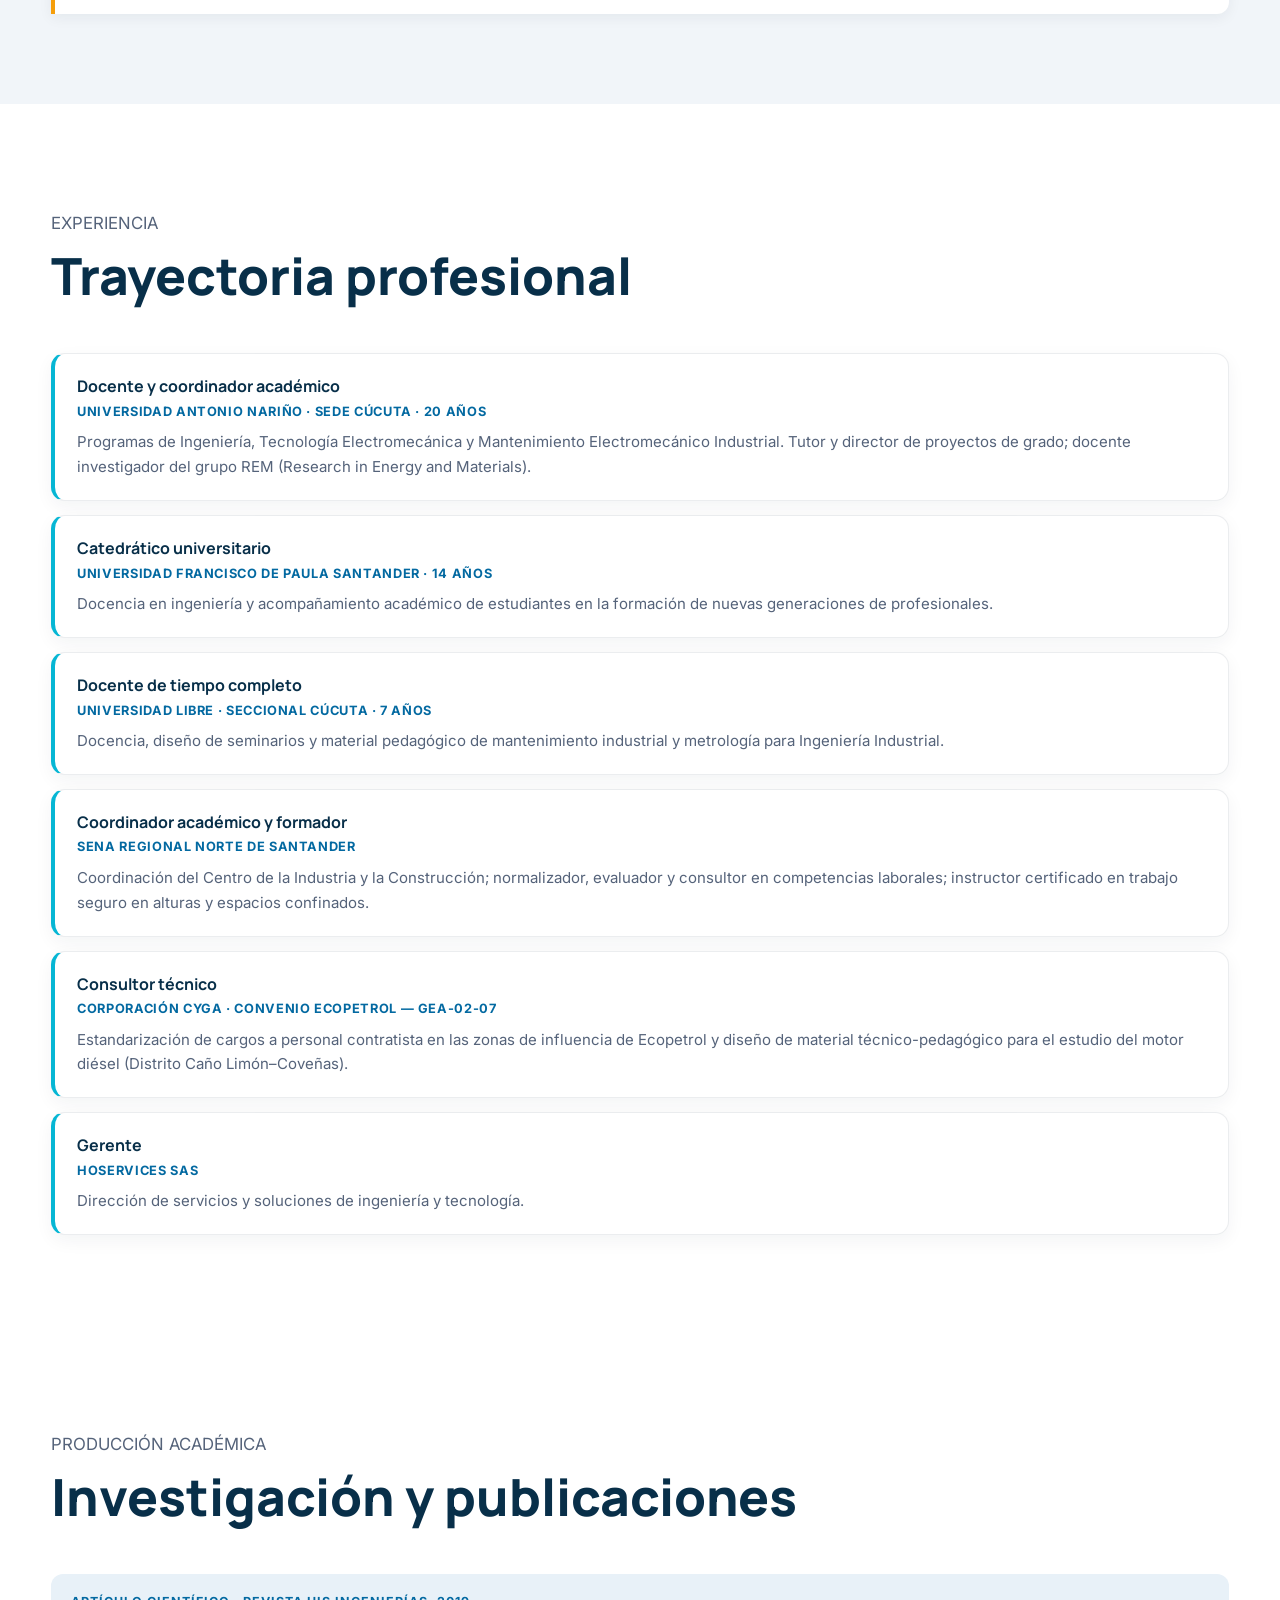
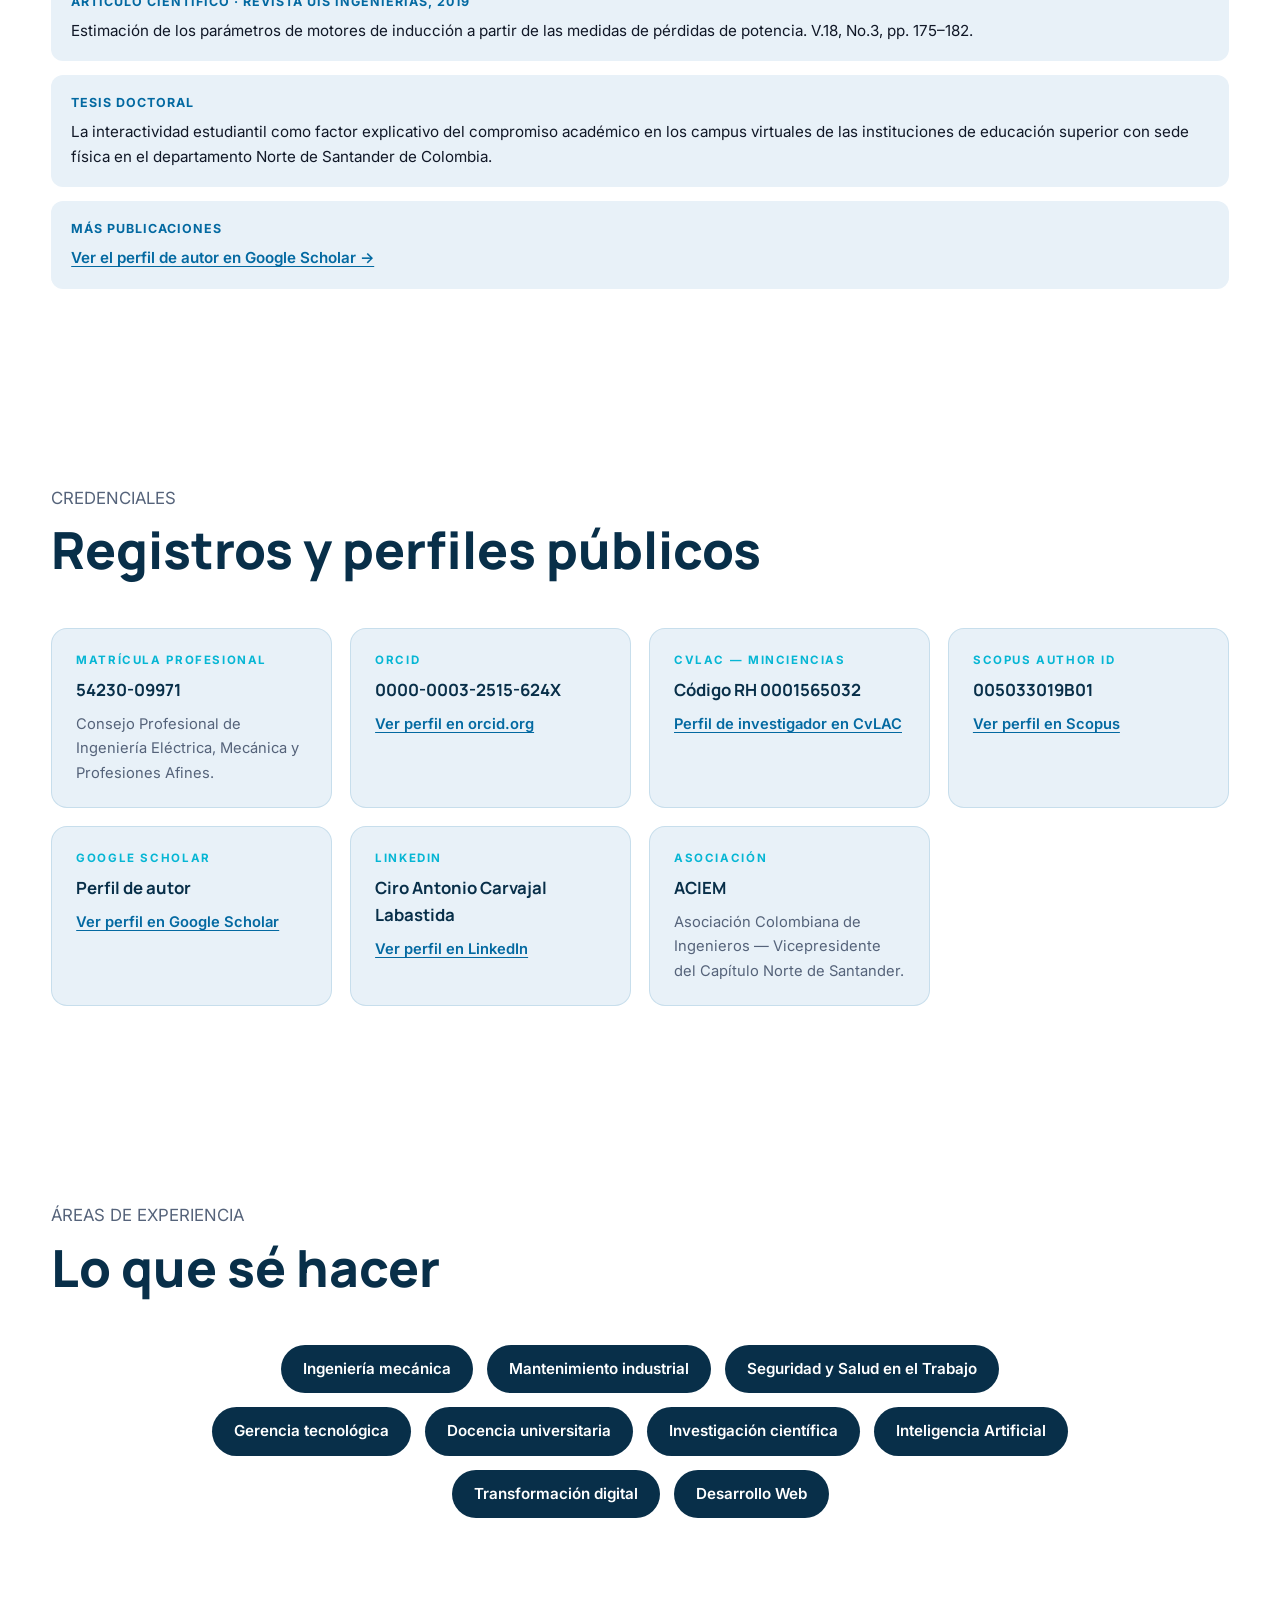
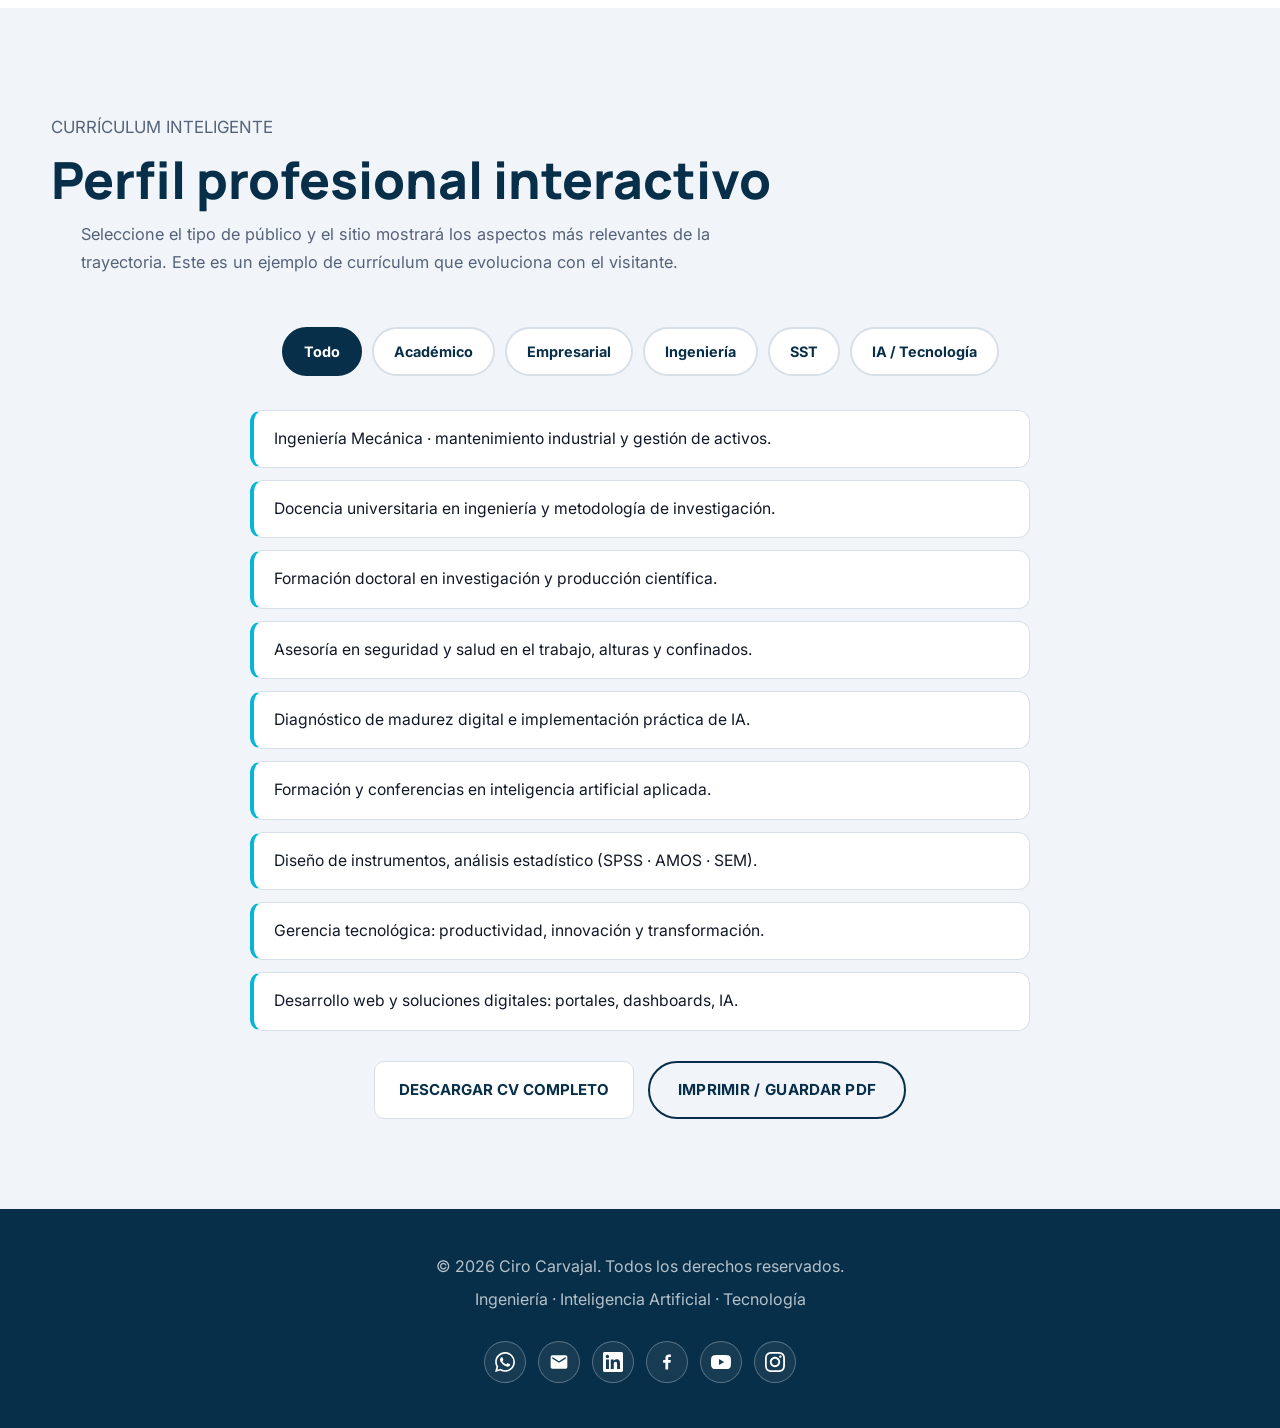
<file: perfil.html>
<!DOCTYPE html>
<html lang="es">
<head>
  <meta charset="UTF-8">

  <meta name="viewport" content="width=device-width, initial-scale=1.0">

  <meta
    name="description"
    content="Trayectoria profesional de Ciro Carvajal: ingeniería, mantenimiento, SST, docencia, investigación, doctorado, gerencia tecnológica, inteligencia artificial y desarrollo web."
  >

  <title>Ciro Carvajal | Perfil</title>

  <meta name="theme-color" content="#082F49">
  <!-- TODO: confirmar el dominio final y actualizar canonical / og:url / og:image -->
  <link rel="canonical" href="https://ciroappmotores.github.io/ciro-carvajal-web/perfil.html">
  <link rel="icon" type="image/svg+xml" href="assets/img/favicon.svg">

  <!-- Open Graph -->
  <meta property="og:type" content="website">
  <meta property="og:site_name" content="Ciro Carvajal">
  <meta property="og:title" content="Ciro Carvajal | Perfil">
  <meta property="og:description" content="Trayectoria profesional de Ciro Carvajal: ingeniería, mantenimiento, SST, docencia, investigación, doctorado, gerencia tecnológica, inteligencia artificial y desarrollo web.">
  <meta property="og:image" content="https://ciroappmotores.github.io/ciro-carvajal-web/assets/img/ciro/ciro-carvajal-hero.png">
  <meta property="og:url" content="https://ciroappmotores.github.io/ciro-carvajal-web/perfil.html">
  <meta property="og:locale" content="es_CO">

  <!-- Twitter -->
  <meta name="twitter:card" content="summary_large_image">
  <meta name="twitter:title" content="Ciro Carvajal | Perfil">
  <meta name="twitter:description" content="Trayectoria profesional de Ciro Carvajal: ingeniería, mantenimiento, SST, docencia, investigación, doctorado, gerencia tecnológica, inteligencia artificial y desarrollo web.">
  <meta name="twitter:image" content="https://ciroappmotores.github.io/ciro-carvajal-web/assets/img/ciro/ciro-carvajal-hero.png">

  <link rel="preconnect" href="https://fonts.googleapis.com">
  <link rel="preconnect" href="https://fonts.gstatic.com" crossorigin>
  <link
    href="https://fonts.googleapis.com/css2?family=Inter:wght@400;500;600;700&family=Manrope:wght@600;700;800&display=swap"
    rel="stylesheet"
  >

  <link rel="stylesheet" href="assets/css/styles.css?v=18">
  <link rel="stylesheet" href="assets/css/responsive.css?v=18">
</head>

<body>

  <!-- Botón flotante de WhatsApp -->
  <a
    class="floating-whatsapp"
    href="https://wa.me/573102754610?text=Hola%2C%20deseo%20recibir%20informaci%C3%B3n%20sobre%20los%20servicios%20de%20Ciro%20Carvajal"
    target="_blank"
    rel="noopener noreferrer"
    aria-label="Escríbeme por WhatsApp"
    title="Escríbeme por WhatsApp">
    <svg viewBox="0 0 448 512" aria-hidden="true" focusable="false" xmlns="http://www.w3.org/2000/svg">
      <path d="M380.9 97.1C339 55.1 283.2 32 223.9 32c-122.4 0-222 99.6-222 222 0 39.1 10.2 77.3 29.6 111L0 480l117.7-30.9c32.4 17.7 68.9 27 106.1 27h.1c122.3 0 224.1-99.6 224.1-222 0-59.3-25.2-115-67.1-157zm-157 341.6c-33.2 0-65.7-8.9-94-25.7l-6.7-4-69.8 18.3L72 359.2l-4.4-7c-18.5-29.4-28.2-63.3-28.2-98.2 0-101.7 82.8-184.5 184.6-184.5 49.3 0 95.6 19.2 130.4 54.1 34.8 34.9 56.2 81.2 56.1 130.5 0 101.8-84.9 184.6-186.6 184.6zm101.2-138.2c-5.5-2.8-32.8-16.2-37.9-18-5.1-1.9-8.8-2.8-12.5 2.8-3.7 5.6-14.3 18-17.6 21.8-3.2 3.7-6.5 4.2-12 1.4-32.6-16.3-54-29.1-75.5-66-5.7-9.8 5.7-9.1 16.3-30.3 1.8-3.7.9-6.9-.5-9.7-1.4-2.8-12.5-30.1-17.1-41.2-4.5-10.8-9.1-9.3-12.5-9.5-3.2-.2-6.9-.2-10.6-.2-3.7 0-9.7 1.4-14.8 6.9-5.1 5.6-19.4 19-19.4 46.3 0 27.3 19.9 53.7 22.6 57.4 2.8 3.7 39.1 59.7 94.8 83.8 35.2 15.2 49 16.5 66.6 13.9 10.7-1.6 32.8-13.4 37.4-26.4 4.6-13 4.6-24.1 3.2-26.4-1.3-2.5-5-3.9-10.5-6.6z"/>
    </svg>
  </a>

  <!-- Botón flotante del asistente virtual (estilo ACIEM) -->
  <div class="floating-chat">

    <button
      class="floating-chat-btn"
      id="floatingChatBtn"
      aria-label="Abrir asistente virtual"
      title="Asistente virtual">
      💬
    </button>

    <div class="floating-chat-panel" id="floatingChatPanel">
      <div class="floating-chat-header">
        <div>
          <strong>Asistente Virtual</strong>
          <small>Ciro Carvajal · Ingeniería · IA</small>
        </div>

        <button
          class="floating-chat-close"
          id="floatingChatClose"
          aria-label="Cerrar asistente">
          ×
        </button>
      </div>

      <div class="chat-messages" id="chatMessages" aria-live="polite"></div>

      <p class="chat-typing" id="chatTyping" hidden>El asistente está escribiendo…</p>

      <div class="chat-suggestions" id="chatSuggestions"></div>

      <form class="chat-form" id="chatForm">
        <textarea
          class="chat-input"
          id="chatInput"
          rows="1"
          placeholder="Escriba su mensaje aquí..."
          aria-label="Mensaje para el asistente"></textarea>

        <button class="chat-send" type="submit">Enviar</button>
      </form>
    </div>

  </div>

  <!-- ======================================================
       HEADER
  ======================================================= -->

  <header class="site-header">

    <div class="container header-container">

      <a class="brand" href="index.html" aria-label="Ciro Carvajal - Inicio">

        <img
          class="brand-logo"
          src="assets/img/logo-cirocarvajal-cinta.png"
          alt="Ciro Carvajal - Logo"
          width="136"
          height="88"
        >

        <div class="brand-text">
          <span>Ingeniería · IA<br>Tecnología</span>
        </div>

      </a>

      <button
        class="menu-toggle"
        type="button"
        aria-label="Abrir menú"
        aria-expanded="false"
        aria-controls="main-navigation"
      >
        <span></span>
        <span></span>
        <span></span>
      </button>

      <nav
        class="main-navigation"
        id="main-navigation"
        aria-label="Navegación principal"
      >
        <a href="index.html">Inicio</a>
        <a class="active" href="perfil.html">Perfil</a>
        <a href="servicios.html">Servicios</a>
        <a href="proyectos.html">Proyectos</a>
        <a href="conocimiento.html">Conocimiento</a>
        <a href="desarrollo.html">Desarrollo</a>
        <a href="contacto.html">Contacto</a>
      </nav>

      <a class="header-cta" href="contacto.html">
        SOLICITAR ASESORÍA
      </a>

    </div>

  </header>


  <!-- ======================================================
       PERFIL HERO
  ======================================================= -->

  <main>

    <section class="page-hero">

      <div class="container">

        <p class="section-eyebrow">PERFIL PROFESIONAL</p>

        <h1>
          Trayectoria y conocimiento
          <span>al servicio</span> de la ingeniería y la tecnología
        </h1>

        <p class="hero-description">
          Ingeniero Mecánico con formación doctoral y trayectoria en industria,
          seguridad y salud en el trabajo, docencia universitaria, investigación,
          inteligencia artificial y desarrollo web. Su recorrido une el método
          de la ingeniería con las capacidades de la tecnología digital.
        </p>

        <div class="hero-actions">

          <a class="btn btn-primary" href="contacto.html">
            SOLICITAR ASESORÍA
          </a>

          <a class="btn btn-secondary" href="#cv-interactivo">
            VER CURRÍCULUM
          </a>

        </div>

      </div>

    </section>

    <!-- ======================================================
         TRAYECTORIA (LÍNEA DE TIEMPO)
    ======================================================= -->

    <section class="section timeline-section" id="trayectoria">

      <div class="container">

        <div class="section-heading">

          <p class="section-eyebrow">MI TRAYECTORIA</p>

          <h2>Una evolución hacia la convergencia entre ingeniería y tecnología</h2>

        </div>

        <div class="timeline">

          <div class="timeline-item">
            <div class="timeline-dot"></div>
            <h3>Ingeniería Mecánica</h3>
            <p>Fundamento técnico, método científico y visión de sistemas.</p>
          </div>

          <div class="timeline-item">
            <div class="timeline-dot"></div>
            <h3>Mantenimiento industrial</h3>
            <p>Confiabilidad, gestión de activos y optimización de procesos.</p>
          </div>

          <div class="timeline-item">
            <div class="timeline-dot"></div>
            <h3>Seguridad y Salud en el Trabajo</h3>
            <p>Trabajo seguro en alturas, espacios confinados y gestión preventiva.</p>
          </div>

          <div class="timeline-item">
            <div class="timeline-dot"></div>
            <h3>Docencia universitaria</h3>
            <p>Formación de nuevas generaciones de ingenieros y profesionales.</p>
          </div>

          <div class="timeline-item">
            <div class="timeline-dot"></div>
            <h3>Investigación</h3>
            <p>Método, instrumentos, análisis estadístico y producción académica.</p>
          </div>

          <div class="timeline-item">
            <div class="timeline-dot"></div>
            <h3>Doctorado</h3>
            <p>Profundización en investigación y rigor académico.</p>
          </div>

          <div class="timeline-item">
            <div class="timeline-dot"></div>
            <h3>Gerencia tecnológica</h3>
            <p>Dirección, innovación y estrategia con base tecnológica.</p>
          </div>

          <div class="timeline-item">
            <div class="timeline-dot"></div>
            <h3>Inteligencia Artificial</h3>
            <p>Aplicación práctica para productividad, automatización y análisis.</p>
          </div>

          <div class="timeline-item">
            <div class="timeline-dot"></div>
            <h3>Desarrollo Web</h3>
            <p>Soluciones digitales: portales, dashboards, observatorios y apps.</p>
          </div>

        </div>

      </div>

    </section>

    <!-- ======================================================
         FORMACIÓN
    ======================================================= -->

    <section class="section formation-section">

      <div class="container">

        <div class="section-heading">

          <p class="section-eyebrow">FORMACIÓN</p>

          <h2>Formación académica</h2>

        </div>

        <div class="formation-ladder">

          <div class="formation-step">
            <span class="formation-tag">POSGRADO</span>
            <h3>Doctorado</h3>
          </div>
          <div class="formation-arrow">↓</div>

          <div class="formation-step">
            <span class="formation-tag">POSGRADO</span>
            <h3>Maestría</h3>
          </div>
          <div class="formation-arrow">↓</div>

          <div class="formation-step">
            <span class="formation-tag">POSGRADO</span>
            <h3>Especializaciones</h3>
          </div>
          <div class="formation-arrow">↓</div>

          <div class="formation-step">
            <span class="formation-tag">PREGRADO</span>
            <h3>Ingeniería Mecánica</h3>
          </div>

        </div>

        <ul class="formation-details">

          <li>
            <strong>Doctor en Gerencia Evaluativa Tecnológica Empresarial y Educativa</strong>
            <span>Universidad Nacional Experimental del Táchira (UNET), Venezuela — 2025</span>
          </li>

          <li>
            <strong>Magíster Scientiarum en Mantenimiento Industrial</strong>
            <span>Universidad Nacional Experimental Politécnica Antonio José de Sucre (UNEXPO), Barquisimeto, Venezuela — 1994</span>
          </li>

          <li>
            <strong>Especialista en Seguridad y Salud en el Trabajo</strong>
            <span>Universidad Manuela Beltrán, Bucaramanga — 2012 · Licencia Resolución 22818 SSS, 2024</span>
          </li>

          <li>
            <strong>Especialista en Docencia Universitaria</strong>
            <span>Universidad Oscar Lucero Moya (Cuba) y Universidad Libre de Colombia — 1997</span>
          </li>

          <li>
            <strong>Ingeniero Mecánico</strong>
            <span>Universidad Francisco de Paula Santander (UFPS), Cúcuta — 1981</span>
          </li>

        </ul>

      </div>

    </section>

    <!-- ======================================================
         EXPERIENCIA LABORAL
    ======================================================= -->

    <section class="section experience-section">

      <div class="container">

        <div class="section-heading">

          <p class="section-eyebrow">EXPERIENCIA</p>

          <h2>Trayectoria profesional</h2>

        </div>

        <ul class="experience-list">

          <li class="experience-item">
            <span class="experience-role">Docente y coordinador académico</span>
            <span class="experience-place">Universidad Antonio Nariño · sede Cúcuta · 20 años</span>
            <p class="experience-note">
              Programas de Ingeniería, Tecnología Electromecánica y Mantenimiento
              Electromecánico Industrial. Tutor y director de proyectos de grado;
              docente investigador del grupo REM (Research in Energy and Materials).
            </p>
          </li>

          <li class="experience-item">
            <span class="experience-role">Catedrático universitario</span>
            <span class="experience-place">Universidad Francisco de Paula Santander · 14 años</span>
            <p class="experience-note">
              Docencia en ingeniería y acompañamiento académico de estudiantes
              en la formación de nuevas generaciones de profesionales.
            </p>
          </li>

          <li class="experience-item">
            <span class="experience-role">Docente de tiempo completo</span>
            <span class="experience-place">Universidad Libre · Seccional Cúcuta · 7 años</span>
            <p class="experience-note">
              Docencia, diseño de seminarios y material pedagógico de
              mantenimiento industrial y metrología para Ingeniería Industrial.
            </p>
          </li>

          <li class="experience-item">
            <span class="experience-role">Coordinador académico y formador</span>
            <span class="experience-place">SENA Regional Norte de Santander</span>
            <p class="experience-note">
              Coordinación del Centro de la Industria y la Construcción;
              normalizador, evaluador y consultor en competencias laborales;
              instructor certificado en trabajo seguro en alturas y espacios confinados.
            </p>
          </li>

          <li class="experience-item">
            <span class="experience-role">Consultor técnico</span>
            <span class="experience-place">Corporación CYGA · convenio ECOPETROL — GEA-02-07</span>
            <p class="experience-note">
              Estandarización de cargos a personal contratista en las zonas de
              influencia de Ecopetrol y diseño de material técnico-pedagógico
              para el estudio del motor diésel (Distrito Caño Limón–Coveñas).
            </p>
          </li>

          <li class="experience-item">
            <span class="experience-role">Gerente</span>
            <span class="experience-place">HOServices SAS</span>
            <p class="experience-note">
              Dirección de servicios y soluciones de ingeniería y tecnología.
            </p>
          </li>

        </ul>

      </div>

    </section>

    <!-- ======================================================
         PRODUCCIÓN ACADÉMICA
    ======================================================= -->

    <section class="section publications-section">

      <div class="container">

        <div class="section-heading">

          <p class="section-eyebrow">PRODUCCIÓN ACADÉMICA</p>

          <h2>Investigación y publicaciones</h2>

        </div>

        <ul class="publication-list">

          <li class="publication-item">
            <span class="pub-cite">ARTÍCULO CIENTÍFICO · REVISTA UIS INGENIERÍAS, 2019</span>
            <p>
              Estimación de los parámetros de motores de inducción a partir de las
              medidas de pérdidas de potencia. V.18, No.3, pp. 175–182.
            </p>
          </li>

          <li class="publication-item">
            <span class="pub-cite">TESIS DOCTORAL</span>
            <p>
              La interactividad estudiantil como factor explicativo del compromiso
              académico en los campus virtuales de las instituciones de educación
              superior con sede física en el departamento Norte de Santander de Colombia.
            </p>
          </li>

          <li class="publication-item">
            <span class="pub-cite">MÁS PUBLICACIONES</span>
            <p>
              <a href="https://scholar.google.com/citations?user=3CgkKi8AAAAJ&hl=es" target="_blank" rel="noopener">
                Ver el perfil de autor en Google Scholar →
              </a>
            </p>
          </li>

        </ul>

      </div>

    </section>

    <!-- ======================================================
         CREDENCIALES PROFESIONALES Y ACADÉMICAS
    ======================================================= -->

    <section class="section credentials-section">

      <div class="container">

        <div class="section-heading">

          <p class="section-eyebrow">CREDENCIALES</p>

          <h2>Registros y perfiles públicos</h2>

        </div>

        <div class="credentials-grid">

          <div class="credentials-item">
            <span class="credentials-label">MATRÍCULA PROFESIONAL</span>
            <p class="credentials-value">54230-09971</p>
            <p class="credentials-note">
              Consejo Profesional de Ingeniería Eléctrica, Mecánica
              y Profesiones Afines.
            </p>
          </div>

          <div class="credentials-item">
            <span class="credentials-label">ORCID</span>
            <p class="credentials-value">0000-0003-2515-624X</p>
            <p class="credentials-note">
              <a href="https://orcid.org/0000-0003-2515-624X" target="_blank" rel="noopener">
                Ver perfil en orcid.org
              </a>
            </p>
          </div>

          <div class="credentials-item">
            <span class="credentials-label">CvLAC — MINCIENCIAS</span>
            <p class="credentials-value">Código RH 0001565032</p>
            <p class="credentials-note">
              <a href="https://scienti.minciencias.gov.co/cvlac/visualizador/generarCurriculoCv.do?cod_rh=0001565032" target="_blank" rel="noopener">
                Perfil de investigador en CvLAC
              </a>
            </p>
          </div>

          <div class="credentials-item">
            <span class="credentials-label">SCOPUS AUTHOR ID</span>
            <p class="credentials-value">005033019B01</p>
            <p class="credentials-note">
              <a href="https://www.scopus.com/authid/detail.uri?authorId=005033019B01" target="_blank" rel="noopener">
                Ver perfil en Scopus
              </a>
            </p>
          </div>

          <div class="credentials-item">
            <span class="credentials-label">GOOGLE SCHOLAR</span>
            <p class="credentials-value">Perfil de autor</p>
            <p class="credentials-note">
              <a href="https://scholar.google.com/citations?user=3CgkKi8AAAAJ&hl=es" target="_blank" rel="noopener">
                Ver perfil en Google Scholar
              </a>
            </p>
          </div>

          <div class="credentials-item">
            <span class="credentials-label">LINKEDIN</span>
            <p class="credentials-value">Ciro Antonio Carvajal Labastida</p>
            <p class="credentials-note">
              <a href="https://www.linkedin.com/in/ciro-antonio-carvajal-labastida-01b1b330/" target="_blank" rel="noopener">
                Ver perfil en LinkedIn
              </a>
            </p>
          </div>

          <div class="credentials-item">
            <span class="credentials-label">ASOCIACIÓN</span>
            <p class="credentials-value">ACIEM</p>
            <p class="credentials-note">
              Asociación Colombiana de Ingenieros — Vicepresidente del
              Capítulo Norte de Santander.
            </p>
          </div>

        </div>

      </div>

    </section>

    <!-- ======================================================
         ÁREAS DE EXPERIENCIA
    ======================================================= -->

    <section class="section areas-section">

      <div class="container">

        <div class="section-heading">

          <p class="section-eyebrow">ÁREAS DE EXPERIENCIA</p>

          <h2>Lo que sé hacer</h2>

        </div>

        <div class="areas-cloud">

          <span>Ingeniería mecánica</span>
          <span>Mantenimiento industrial</span>
          <span>Seguridad y Salud en el Trabajo</span>
          <span>Gerencia tecnológica</span>
          <span>Docencia universitaria</span>
          <span>Investigación científica</span>
          <span>Inteligencia Artificial</span>
          <span>Transformación digital</span>
          <span>Desarrollo Web</span>

        </div>

      </div>

    </section>

    <!-- ======================================================
         CURRÍCULUM INTELIGENTE
    ======================================================= -->

    <section class="section cv-section" id="cv-interactivo">

      <div class="container">

        <div class="section-heading">

          <p class="section-eyebrow">CURRÍCULUM INTELIGENTE</p>

          <h2>Perfil profesional interactivo</h2>

          <p class="section-description">
            Seleccione el tipo de público y el sitio mostrará los aspectos más
            relevantes de la trayectoria. Este es un ejemplo de currículum que
            evoluciona con el visitante.
          </p>

        </div>

        <div class="cv-selector" role="group" aria-label="Tipo de público">

          <button class="cv-tab is-active" data-cv-tab="todos">Todo</button>
          <button class="cv-tab" data-cv-tab="academico">Académico</button>
          <button class="cv-tab" data-cv-tab="empresarial">Empresarial</button>
          <button class="cv-tab" data-cv-tab="ingenieria">Ingeniería</button>
          <button class="cv-tab" data-cv-tab="sst">SST</button>
          <button class="cv-tab" data-cv-tab="ia">IA / Tecnología</button>

        </div>

        <ul class="cv-list" id="cvList">

          <li data-cv="ingenieria empresarial">
            Ingeniería Mecánica · mantenimiento industrial y gestión de activos.
          </li>
          <li data-cv="academico ingenieria">
            Docencia universitaria en ingeniería y metodología de investigación.
          </li>
          <li data-cv="academico">
            Formación doctoral en investigación y producción científica.
          </li>
          <li data-cv="sst empresarial">
            Asesoría en seguridad y salud en el trabajo, alturas y confinados.
          </li>
          <li data-cv="ia empresarial">
            Diagnóstico de madurez digital e implementación práctica de IA.
          </li>
          <li data-cv="ia empresarial academico">
            Formación y conferencias en inteligencia artificial aplicada.
          </li>
          <li data-cv="academico">
            Diseño de instrumentos, análisis estadístico (SPSS · AMOS · SEM).
          </li>
          <li data-cv="empresarial ingenieria">
            Gerencia tecnológica: productividad, innovación y transformación.
          </li>
          <li data-cv="ia ingenieria empresarial">
            Desarrollo web y soluciones digitales: portales, dashboards, IA.
          </li>

        </ul>

        <div class="cv-footer">

          <a class="btn btn-secondary" href="assets/docs/CV-Ciro-Carvajal.pdf" download="CV-Ciro-Carvajal.pdf" id="cvDownload">
            DESCARGAR CV COMPLETO
          </a>

          <button class="btn btn-ghost" type="button" id="cvPrint">
            IMPRIMIR / GUARDAR PDF
          </button>

        </div>

      </div>

    </section>

  </main>

  <!-- ======================================================
       FOOTER
  ======================================================= -->

  <footer class="site-footer">

    <div class="container footer-container">

      <p>
        © 2026 Ciro Carvajal. Todos los derechos reservados.
      </p>

      <p>
        Ingeniería · Inteligencia Artificial · Tecnología
      </p>

      <div class="footer-social" aria-label="Redes sociales y contacto">

        <a href="https://wa.me/573102754610?text=Hola%2C%20deseo%20recibir%20informaci%C3%B3n%20sobre%20los%20servicios%20de%20Ciro%20Carvajal" target="_blank" rel="noopener" aria-label="WhatsApp">
          <svg viewBox="0 0 24 24" xmlns="http://www.w3.org/2000/svg" aria-hidden="true" focusable="false"><path d="M17.472 14.382c-.297-.149-1.758-.867-2.03-.967-.273-.099-.471-.148-.67.15-.197.297-.767.966-.94 1.164-.173.199-.347.223-.644.075-.297-.15-1.255-.463-2.39-1.475-.883-.788-1.48-1.761-1.653-2.059-.173-.297-.018-.458.13-.606.134-.133.298-.347.446-.52.149-.174.198-.298.298-.497.099-.198.05-.371-.025-.52-.075-.149-.669-1.612-.916-2.207-.242-.579-.487-.5-.669-.51-.173-.008-.371-.01-.57-.01-.198 0-.52.074-.792.372-.272.297-1.04 1.016-1.04 2.479 0 1.462 1.065 2.875 1.213 3.074.149.198 2.096 3.2 5.077 4.487.709.306 1.262.489 1.694.625.712.227 1.36.195 1.871.118.571-.085 1.758-.719 2.006-1.413.248-.694.248-1.289.173-1.413-.074-.124-.272-.198-.57-.347m-5.421 7.403h-.004a9.87 9.87 0 01-5.031-1.378l-.361-.214-3.741.982.998-3.648-.235-.374a9.86 9.86 0 01-1.51-5.26c.001-5.45 4.436-9.884 9.888-9.884 2.64 0 5.122 1.03 6.988 2.898a9.825 9.825 0 012.893 6.994c-.003 5.45-4.437 9.884-9.885 9.884m8.413-18.297A11.815 11.815 0 0012.05 0C5.495 0 .16 5.335.157 11.892c0 2.096.547 4.142 1.588 5.945L.057 24l6.305-1.654a11.882 11.882 0 005.683 1.448h.005c6.554 0 11.89-5.335 11.893-11.893a11.821 11.821 0 00-3.48-8.413z"/></svg>
        </a>

        <a href="mailto:cirocarvajal@gmail.com" target="_blank" rel="noopener" aria-label="Correo electrónico">
          <svg viewBox="0 0 24 24" xmlns="http://www.w3.org/2000/svg" aria-hidden="true" focusable="false"><path d="M20 4H4c-1.1 0-1.99.9-1.99 2L2 18c0 1.1.9 2 2 2h16c1.1 0 2-.9 2-2V6c0-1.1-.9-2-2-2zm0 4l-8 5-8-5V6l8 5 8-5v2z"/></svg>
        </a>

        <a href="https://www.linkedin.com/in/ciro-antonio-carvajal-labastida-01b1b330/" target="_blank" rel="noopener" aria-label="LinkedIn">
          <svg viewBox="0 0 24 24" xmlns="http://www.w3.org/2000/svg" aria-hidden="true" focusable="false"><path d="M20.447 20.452h-3.554v-5.569c0-1.328-.027-3.037-1.852-3.037-1.853 0-2.136 1.445-2.136 2.939v5.667H9.351V9h3.414v1.561h.046c.477-.9 1.637-1.85 3.37-1.85 3.601 0 4.267 2.37 4.267 5.455v6.286zM5.337 7.433a2.062 2.062 0 01-2.063-2.065 2.064 2.064 0 112.063 2.065zm1.782 13.019H3.555V9h3.564v11.452zM22.225 0H1.771C.792 0 0 .774 0 1.729v20.542C0 23.227.792 24 1.771 24h20.451C23.2 24 24 23.227 24 22.271V1.729C24 .774 23.2 0 22.222 0h.003z"/></svg>
        </a>

        <a href="https://www.facebook.com/cirocarvajal" target="_blank" rel="noopener" aria-label="Facebook">
          <svg viewBox="0 0 24 24" xmlns="http://www.w3.org/2000/svg" aria-hidden="true" focusable="false"><path d="M13.397 20.997v-8.196h2.765l.411-3.209h-3.176V7.548c0-.926.258-1.56 1.587-1.56h1.684V3.127A22.336 22.336 0 0014.201 3c-2.444 0-4.122 1.492-4.122 4.231v2.355H7.332v3.209h2.753v8.202h3.312z"/></svg>
        </a>

        <!-- TODO: usar la URL del canal de YouTube -->
        <a href="https://www.youtube.com/@MsIngcar?hl=es" target="_blank" rel="noopener" aria-label="YouTube">
          <svg viewBox="0 0 24 24" xmlns="http://www.w3.org/2000/svg" aria-hidden="true" focusable="false"><path d="M23.498 6.186a3.016 3.016 0 00-2.122-2.136C19.505 3.545 12 3.545 12 3.545s-7.505 0-9.377.505A3.017 3.017 0 00.502 6.186C0 8.07 0 12 0 12s0 3.93.502 5.814a3.016 3.016 0 002.122 2.136c1.871.505 9.376.505 9.376.505s7.505 0 9.377-.505a3.015 3.015 0 002.122-2.136C24 15.93 24 12 24 12s0-3.93-.502-5.814zM9.545 15.568V8.432L15.818 12l-6.273 3.568z"/></svg>
        </a>

        <!-- TODO: usar la URL del perfil de Instagram -->
        <a href="https://www.instagram.com/ciroantoniocarvajal/?hl=es" target="_blank" rel="noopener" aria-label="Instagram">
          <svg viewBox="0 0 24 24" xmlns="http://www.w3.org/2000/svg" aria-hidden="true" focusable="false"><path d="M12 0C8.74 0 8.333.015 7.053.072 5.775.132 4.905.333 4.14.63c-.789.306-1.459.717-2.126 1.384S.935 3.35.63 4.14C.333 4.905.131 5.775.072 7.053.012 8.333 0 8.74 0 12s.015 3.667.072 4.947c.06 1.277.261 2.148.558 2.913.306.788.717 1.459 1.384 2.126.667.666 1.336 1.079 2.126 1.384.766.296 1.636.499 2.913.558C8.333 23.988 8.74 24 12 24s3.667-.015 4.947-.072c1.277-.06 2.148-.262 2.913-.558.788-.306 1.459-.718 2.126-1.384.666-.667 1.079-1.335 1.384-2.126.296-.765.499-1.636.558-2.913.06-1.28.072-1.687.072-4.947s-.015-3.667-.072-4.947c-.06-1.277-.262-2.149-.558-2.913-.306-.789-.718-1.459-1.384-2.126C21.319 1.347 20.651.935 19.86.63c-.765-.297-1.636-.499-2.913-.558C15.667.012 15.26 0 12 0zm0 2.16c3.203 0 3.585.016 4.85.071 1.17.055 1.805.249 2.227.415.562.217.96.477 1.382.896.419.42.679.819.896 1.381.164.422.36 1.057.413 2.227.057 1.266.07 1.646.07 4.85s-.015 3.585-.074 4.85c-.061 1.17-.256 1.805-.421 2.227-.224.562-.479.96-.899 1.382-.419.419-.824.679-1.38.896-.42.164-1.065.36-2.235.413-1.274.057-1.649.07-4.859.07-3.211 0-3.586-.015-4.859-.074-1.171-.061-1.816-.256-2.236-.421-.569-.224-.96-.479-1.379-.899-.421-.419-.69-.824-.9-1.38-.165-.42-.359-1.065-.42-2.235-.045-1.26-.061-1.649-.061-4.844 0-3.196.016-3.586.061-4.861.061-1.17.255-1.814.42-2.234.21-.57.479-.96.9-1.381.419-.419.81-.689 1.379-.898.42-.166 1.051-.361 2.221-.421 1.275-.045 1.65-.06 4.859-.06l.045.03zm0 3.678c-3.405 0-6.162 2.76-6.162 6.162 0 3.405 2.76 6.162 6.162 6.162 3.405 0 6.162-2.76 6.162-6.162 0-3.405-2.76-6.162-6.162-6.162zM12 16c-2.21 0-4-1.79-4-4s1.79-4 4-4 4 1.79 4 4-1.79 4-4 4zm7.846-10.405c0 .795-.646 1.44-1.44 1.44-.795 0-1.44-.646-1.44-1.44 0-.794.646-1.439 1.44-1.439.793-.001 1.44.645 1.44 1.439z"/></svg>
        </a>

      </div>

    </div>

  </footer>


  <script src="js/main.js?v=11"></script>
  <script src="js/asistente.js?v=12"></script>
  <script src="js/perfil.js"></script>

</body>
</html>
</file>
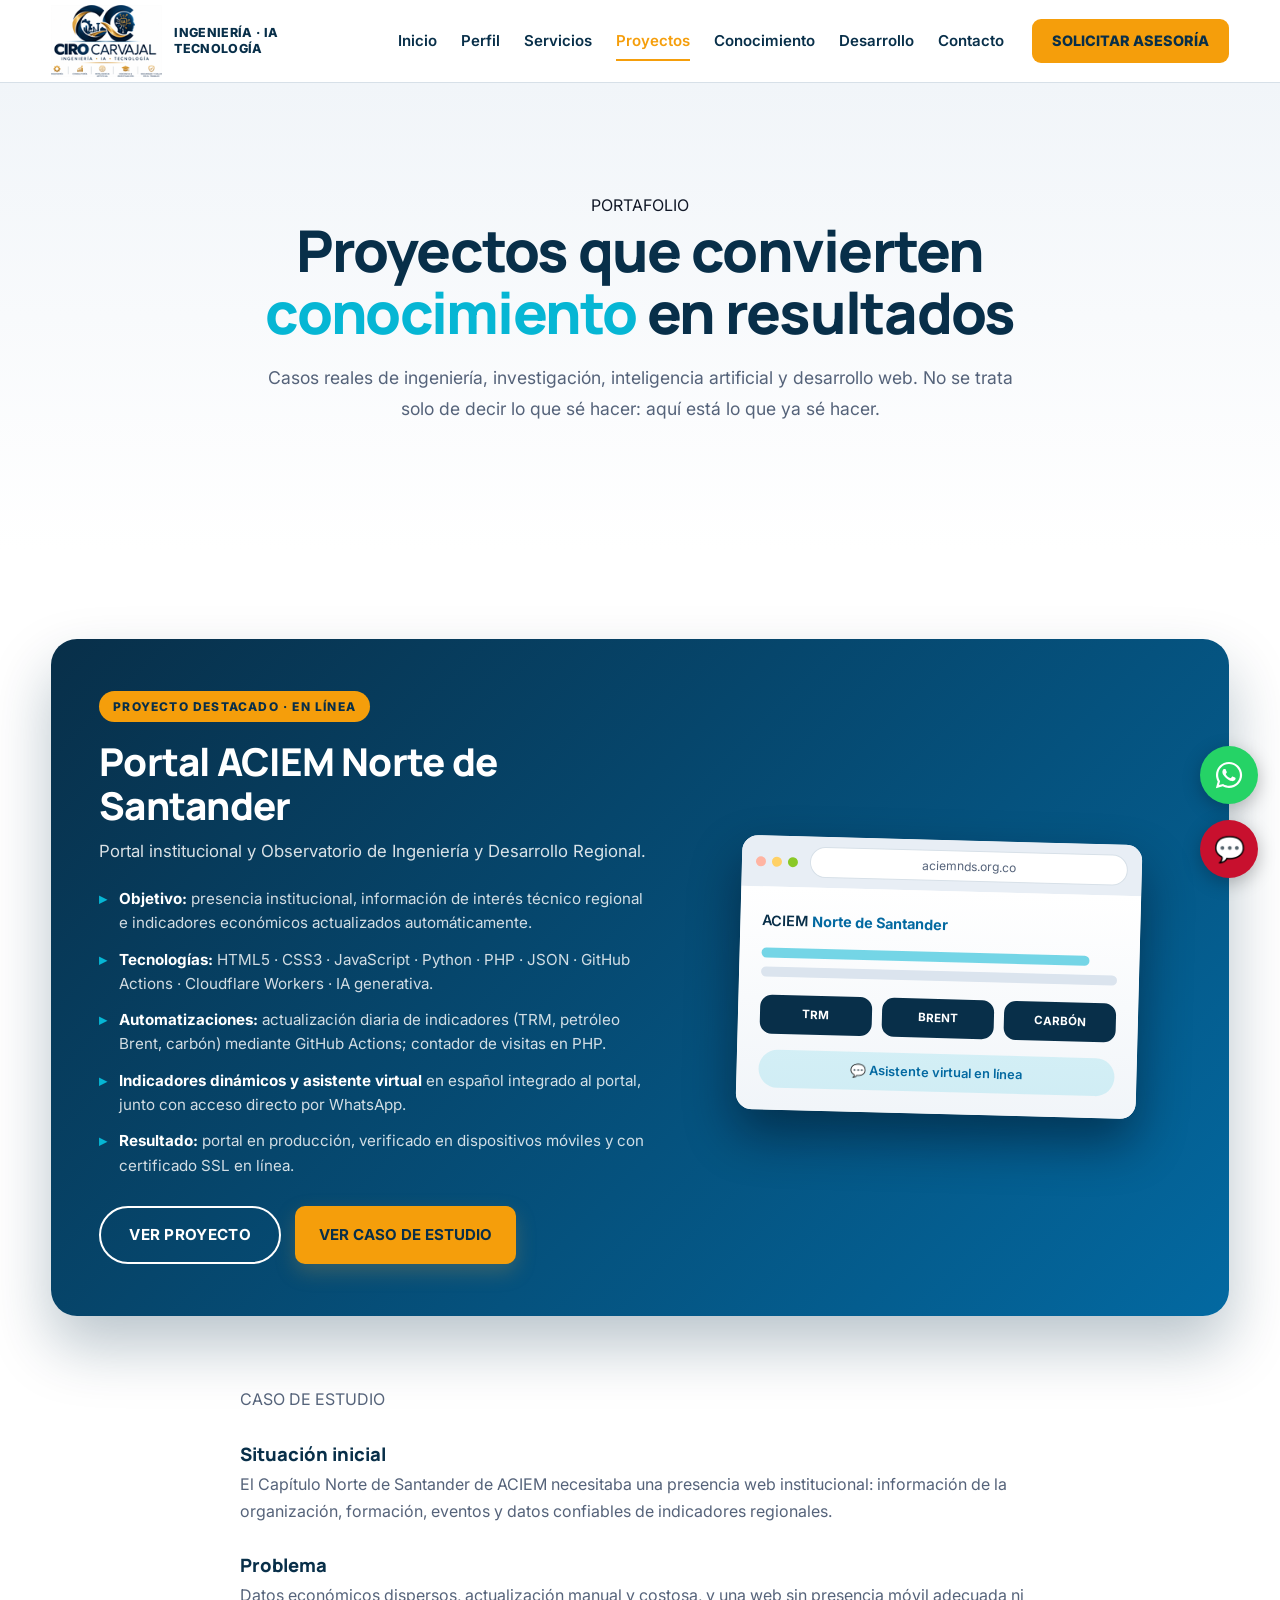
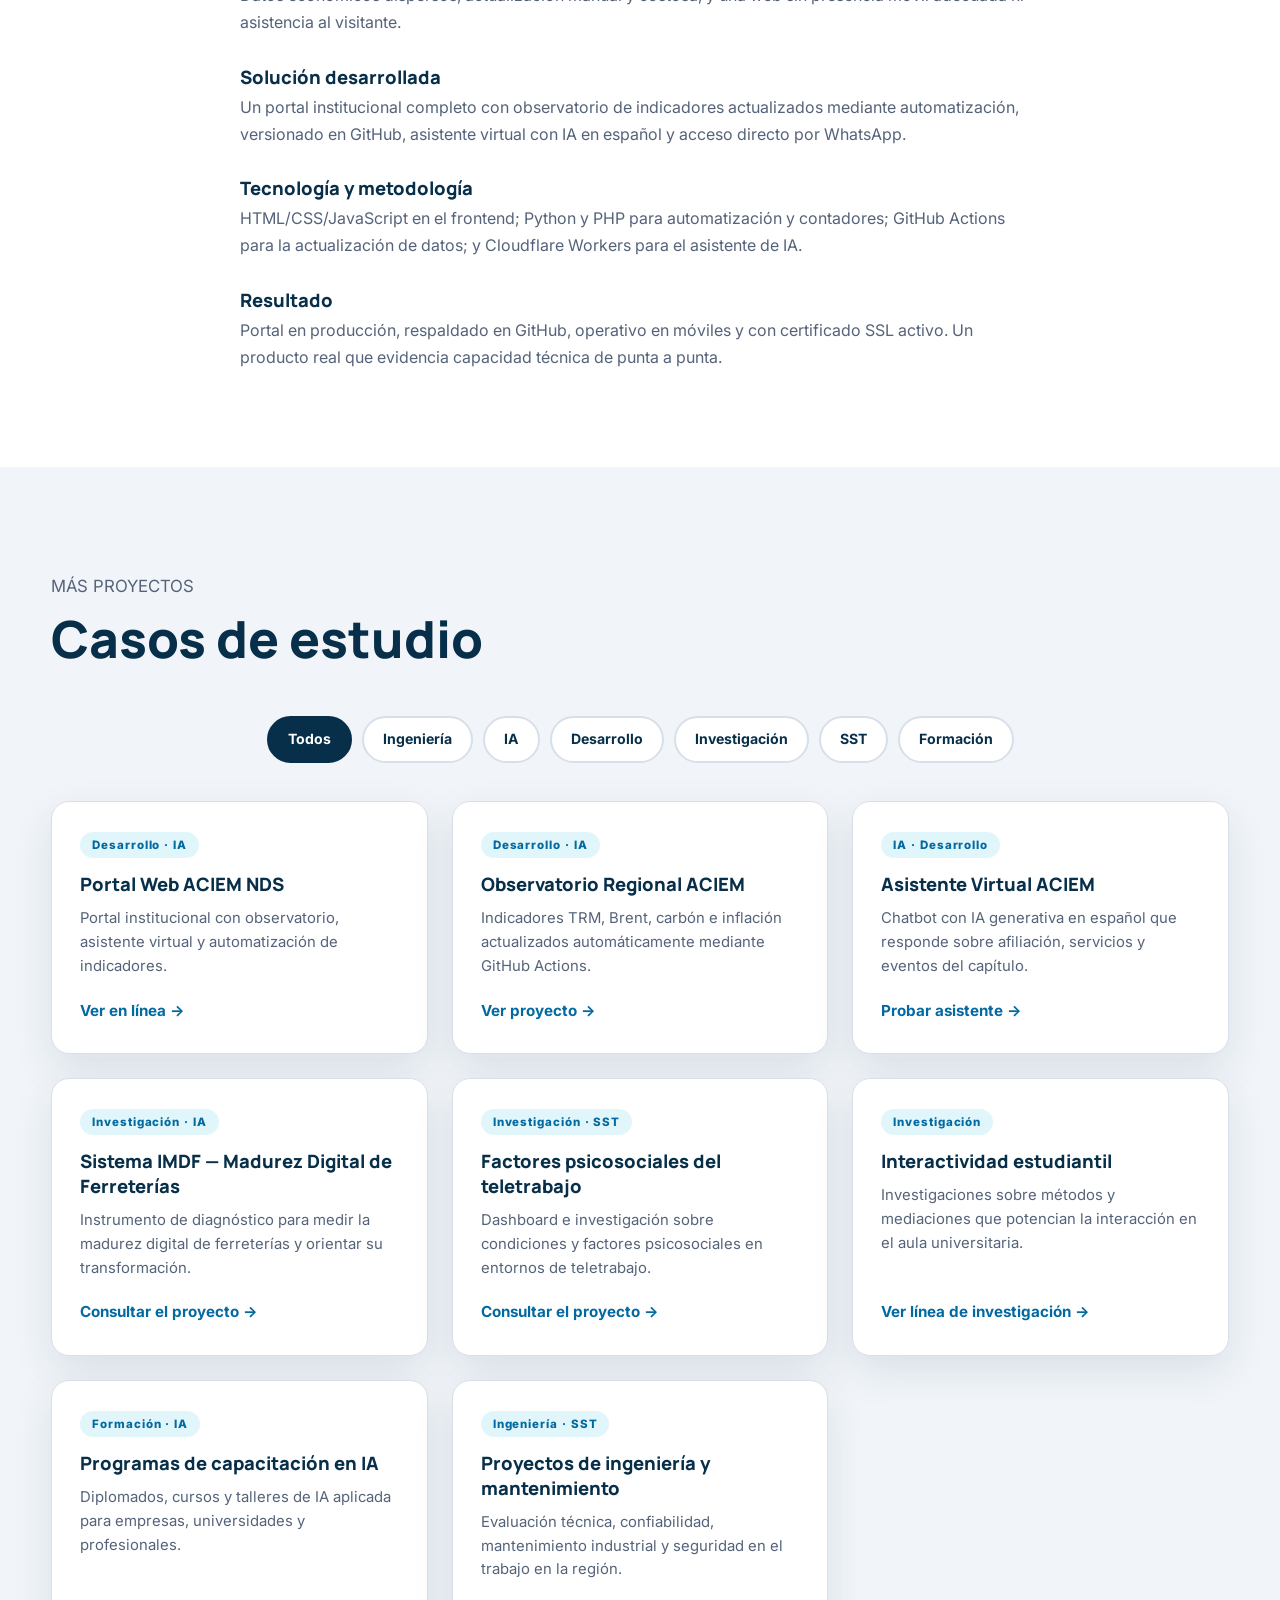
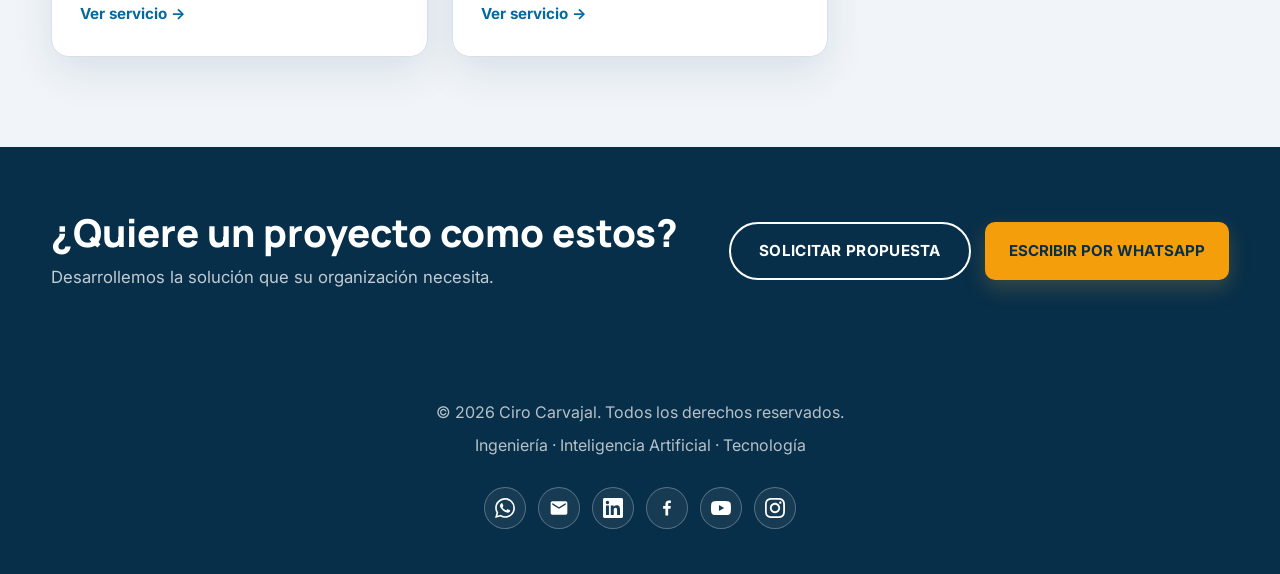
<file: proyectos.html>
<!DOCTYPE html>
<html lang="es">
<head>
  <meta charset="UTF-8">

  <meta name="viewport" content="width=device-width, initial-scale=1.0">

  <meta
    name="description"
    content="Portafolio de proyectos de Ciro Carvajal: portal web ACIEM Norte de Santander, observatorio regional, asistente virtual con IA, dashboards, investigación y proyectos de ingeniería."
  >

  <title>Ciro Carvajal | Proyectos</title>

  <meta name="theme-color" content="#082F49">
  <!-- TODO: confirmar el dominio final y actualizar canonical / og:url / og:image -->
  <link rel="canonical" href="https://ciroappmotores.github.io/ciro-carvajal-web/proyectos.html">
  <link rel="icon" type="image/svg+xml" href="assets/img/favicon.svg">

  <!-- Open Graph -->
  <meta property="og:type" content="website">
  <meta property="og:site_name" content="Ciro Carvajal">
  <meta property="og:title" content="Ciro Carvajal | Proyectos">
  <meta property="og:description" content="Portafolio de proyectos de Ciro Carvajal: portal web ACIEM Norte de Santander, observatorio regional, asistente virtual con IA, dashboards, investigación y proyectos de ingeniería.">
  <meta property="og:image" content="https://ciroappmotores.github.io/ciro-carvajal-web/assets/img/ciro/ciro-carvajal-hero.png">
  <meta property="og:url" content="https://ciroappmotores.github.io/ciro-carvajal-web/proyectos.html">
  <meta property="og:locale" content="es_CO">

  <!-- Twitter -->
  <meta name="twitter:card" content="summary_large_image">
  <meta name="twitter:title" content="Ciro Carvajal | Proyectos">
  <meta name="twitter:description" content="Portafolio de proyectos de Ciro Carvajal: portal web ACIEM Norte de Santander, observatorio regional, asistente virtual con IA, dashboards, investigación y proyectos de ingeniería.">
  <meta name="twitter:image" content="https://ciroappmotores.github.io/ciro-carvajal-web/assets/img/ciro/ciro-carvajal-hero.png">

  <link rel="preconnect" href="https://fonts.googleapis.com">
  <link rel="preconnect" href="https://fonts.gstatic.com" crossorigin>
  <link
    href="https://fonts.googleapis.com/css2?family=Inter:wght@400;500;600;700&family=Manrope:wght@600;700;800&display=swap"
    rel="stylesheet"
  >

  <link rel="stylesheet" href="assets/css/styles.css?v=18">
  <link rel="stylesheet" href="assets/css/responsive.css?v=18">
</head>

<body>

  <!-- Botón flotante de WhatsApp -->
  <a
    class="floating-whatsapp"
    href="https://wa.me/573102754610?text=Hola%2C%20deseo%20recibir%20informaci%C3%B3n%20sobre%20los%20servicios%20de%20Ciro%20Carvajal"
    target="_blank"
    rel="noopener noreferrer"
    aria-label="Escríbeme por WhatsApp"
    title="Escríbeme por WhatsApp">
    <svg viewBox="0 0 448 512" aria-hidden="true" focusable="false" xmlns="http://www.w3.org/2000/svg">
      <path d="M380.9 97.1C339 55.1 283.2 32 223.9 32c-122.4 0-222 99.6-222 222 0 39.1 10.2 77.3 29.6 111L0 480l117.7-30.9c32.4 17.7 68.9 27 106.1 27h.1c122.3 0 224.1-99.6 224.1-222 0-59.3-25.2-115-67.1-157zm-157 341.6c-33.2 0-65.7-8.9-94-25.7l-6.7-4-69.8 18.3L72 359.2l-4.4-7c-18.5-29.4-28.2-63.3-28.2-98.2 0-101.7 82.8-184.5 184.6-184.5 49.3 0 95.6 19.2 130.4 54.1 34.8 34.9 56.2 81.2 56.1 130.5 0 101.8-84.9 184.6-186.6 184.6zm101.2-138.2c-5.5-2.8-32.8-16.2-37.9-18-5.1-1.9-8.8-2.8-12.5 2.8-3.7 5.6-14.3 18-17.6 21.8-3.2 3.7-6.5 4.2-12 1.4-32.6-16.3-54-29.1-75.5-66-5.7-9.8 5.7-9.1 16.3-30.3 1.8-3.7.9-6.9-.5-9.7-1.4-2.8-12.5-30.1-17.1-41.2-4.5-10.8-9.1-9.3-12.5-9.5-3.2-.2-6.9-.2-10.6-.2-3.7 0-9.7 1.4-14.8 6.9-5.1 5.6-19.4 19-19.4 46.3 0 27.3 19.9 53.7 22.6 57.4 2.8 3.7 39.1 59.7 94.8 83.8 35.2 15.2 49 16.5 66.6 13.9 10.7-1.6 32.8-13.4 37.4-26.4 4.6-13 4.6-24.1 3.2-26.4-1.3-2.5-5-3.9-10.5-6.6z"/>
    </svg>
  </a>

  <!-- Botón flotante del asistente virtual (estilo ACIEM) -->
  <div class="floating-chat">

    <button
      class="floating-chat-btn"
      id="floatingChatBtn"
      aria-label="Abrir asistente virtual"
      title="Asistente virtual">
      💬
    </button>

    <div class="floating-chat-panel" id="floatingChatPanel">
      <div class="floating-chat-header">
        <div>
          <strong>Asistente Virtual</strong>
          <small>Ciro Carvajal · Ingeniería · IA</small>
        </div>

        <button
          class="floating-chat-close"
          id="floatingChatClose"
          aria-label="Cerrar asistente">
          ×
        </button>
      </div>

      <div class="chat-messages" id="chatMessages" aria-live="polite"></div>

      <p class="chat-typing" id="chatTyping" hidden>El asistente está escribiendo…</p>

      <div class="chat-suggestions" id="chatSuggestions"></div>

      <form class="chat-form" id="chatForm">
        <textarea
          class="chat-input"
          id="chatInput"
          rows="1"
          placeholder="Escriba su mensaje aquí..."
          aria-label="Mensaje para el asistente"></textarea>

        <button class="chat-send" type="submit">Enviar</button>
      </form>
    </div>

  </div>

  <!-- ======================================================
       HEADER
  ======================================================= -->

  <header class="site-header">

    <div class="container header-container">

      <a class="brand" href="index.html" aria-label="Ciro Carvajal - Inicio">

        <img
          class="brand-logo"
          src="assets/img/logo-cirocarvajal-cinta.png"
          alt="Ciro Carvajal - Logo"
          width="136"
          height="88"
        >

        <div class="brand-text">
          <span>Ingeniería · IA<br>Tecnología</span>
        </div>

      </a>

      <button
        class="menu-toggle"
        type="button"
        aria-label="Abrir menú"
        aria-expanded="false"
        aria-controls="main-navigation"
      >
        <span></span>
        <span></span>
        <span></span>
      </button>

      <nav
        class="main-navigation"
        id="main-navigation"
        aria-label="Navegación principal"
      >
        <a href="index.html">Inicio</a>
        <a href="perfil.html">Perfil</a>
        <a href="servicios.html">Servicios</a>
        <a class="active" href="proyectos.html">Proyectos</a>
        <a href="conocimiento.html">Conocimiento</a>
        <a href="desarrollo.html">Desarrollo</a>
        <a href="contacto.html">Contacto</a>
      </nav>

      <a class="header-cta" href="contacto.html">
        SOLICITAR ASESORÍA
      </a>

    </div>

  </header>


  <!-- ======================================================
       PROYECTOS HERO
  ======================================================= -->

  <main>

    <section class="page-hero">

      <div class="container">

        <p class="section-eyebrow">PORTAFOLIO</p>

        <h1>
          Proyectos que convierten
          <span>conocimiento</span> en resultados
        </h1>

        <p class="hero-description">
          Casos reales de ingeniería, investigación, inteligencia artificial
          y desarrollo web. No se trata solo de decir lo que sé hacer: aquí
          está lo que ya sé hacer.
        </p>

      </div>

    </section>

    <!-- ======================================================
         PROYECTO DESTACADO — PORTAL ACIEM NDS
    ======================================================= -->

    <section class="section case-section" id="caso-aciem">

      <div class="container">

        <div class="case-featured">

          <div class="case-main">

            <span class="case-badge">PROYECTO DESTACADO · EN LÍNEA</span>

            <h2>Portal ACIEM Norte de Santander</h2>

            <p class="case-subtitle">
              Portal institucional y Observatorio de Ingeniería y Desarrollo Regional.
            </p>

            <ul class="case-list">
              <li><b>Objetivo:</b> presencia institucional, información de interés
                técnico regional e indicadores económicos actualizados automáticamente.</li>
              <li><b>Tecnologías:</b> HTML5 · CSS3 · JavaScript · Python · PHP · JSON ·
                GitHub Actions · Cloudflare Workers · IA generativa.</li>
              <li><b>Automatizaciones:</b> actualización diaria de indicadores (TRM,
                petróleo Brent, carbón) mediante GitHub Actions; contador de visitas en PHP.</li>
              <li><b>Indicadores dinámicos y asistente virtual</b> en español integrado
                al portal, junto con acceso directo por WhatsApp.</li>
              <li><b>Resultado:</b> portal en producción, verificado en dispositivos
                móviles y con certificado SSL en línea.</li>
            </ul>

            <div class="case-actions">

              <a class="btn btn-ghost btn-ghost-light" href="https://aciemnds.org.co" target="_blank" rel="noopener">
                VER PROYECTO
              </a>

              <a class="btn btn-primary" href="#caso-historia">
                VER CASO DE ESTUDIO
              </a>

            </div>

          </div>

          <div class="case-visual" aria-hidden="true">

            <div class="browser-mock">

              <div class="browser-bar">
                <span></span><span></span><span></span>
                <div class="browser-url">aciemnds.org.co</div>
              </div>

              <div class="browser-body">
                <div class="mock-brand">ACIEM <b>Norte de Santander</b></div>
                <div class="mock-line wide"></div>
                <div class="mock-line"></div>
                <div class="mock-kpis">
                  <div class="mock-kpi">TRM</div>
                  <div class="mock-kpi">BRENT</div>
                  <div class="mock-kpi">CARBÓN</div>
                </div>
                <div class="mock-chat">💬 Asistente virtual en línea</div>
              </div>

            </div>

          </div>

        </div>

        <!-- Caso de estudio (formato historia) -->

        <div class="case-story" id="caso-historia">

          <p class="section-eyebrow">CASO DE ESTUDIO</p>

          <h3>Situación inicial</h3>
          <p>
            El Capítulo Norte de Santander de ACIEM necesitaba una presencia web
            institucional: información de la organización, formación, eventos y
            datos confiables de indicadores regionales.
          </p>

          <h3>Problema</h3>
          <p>
            Datos económicos dispersos, actualización manual y costosa, y una
            web sin presencia móvil adecuada ni asistencia al visitante.
          </p>

          <h3>Solución desarrollada</h3>
          <p>
            Un portal institucional completo con observatorio de indicadores
            actualizados mediante automatización, versionado en GitHub, asistente
            virtual con IA en español y acceso directo por WhatsApp.
          </p>

          <h3>Tecnología y metodología</h3>
          <p>
            HTML/CSS/JavaScript en el frontend; Python y PHP para automatización
            y contadores; GitHub Actions para la actualización de datos; y
            Cloudflare Workers para el asistente de IA.
          </p>

          <h3>Resultado</h3>
          <p>
            Portal en producción, respaldado en GitHub, operativo en móviles y
            con certificado SSL activo. Un producto real que evidencia capacidad
            técnica de punta a punta.
          </p>

        </div>

      </div>

    </section>

    <!-- ======================================================
         FILTROS + GRID DE PROYECTOS
    ======================================================= -->

    <section class="section projects-section">

      <div class="container">

        <div class="section-heading">

          <p class="section-eyebrow">MÁS PROYECTOS</p>

          <h2>Casos de estudio</h2>

        </div>

        <div class="project-filters" role="group" aria-label="Filtrar proyectos">

          <button class="project-filter is-active" data-project-filter="todos">Todos</button>
          <button class="project-filter" data-project-filter="ingenieria">Ingeniería</button>
          <button class="project-filter" data-project-filter="ia">IA</button>
          <button class="project-filter" data-project-filter="desarrollo">Desarrollo</button>
          <button class="project-filter" data-project-filter="investigacion">Investigación</button>
          <button class="project-filter" data-project-filter="sst">SST</button>
          <button class="project-filter" data-project-filter="formacion">Formación</button>

        </div>

        <div class="projects-grid" id="projectsGrid">

          <article class="project-card" data-cat="desarrollo ia">
            <span class="project-tag">Desarrollo · IA</span>
            <h3>Portal Web ACIEM NDS</h3>
            <p>Portal institucional con observatorio, asistente virtual y automatización de indicadores.</p>
            <a class="service-cta" href="https://aciemnds.org.co" target="_blank" rel="noopener">Ver en línea →</a>
          </article>

          <article class="project-card" data-cat="desarrollo ia">
            <span class="project-tag">Desarrollo · IA</span>
            <h3>Observatorio Regional ACIEM</h3>
            <p>Indicadores TRM, Brent, carbón e inflación actualizados automáticamente mediante GitHub Actions.</p>
            <a class="service-cta" href="https://aciemnds.org.co" target="_blank" rel="noopener">Ver proyecto →</a>
          </article>

          <article class="project-card" data-cat="ia desarrollo">
            <span class="project-tag">IA · Desarrollo</span>
            <h3>Asistente Virtual ACIEM</h3>
            <p>Chatbot con IA generativa en español que responde sobre afiliación, servicios y eventos del capítulo.</p>
            <a class="service-cta" href="https://aciemnds.org.co" target="_blank" rel="noopener">Probar asistente →</a>
          </article>

          <article class="project-card" data-cat="investigacion ia">
            <span class="project-tag">Investigación · IA</span>
            <h3>Sistema IMDF — Madurez Digital de Ferreterías</h3>
            <p>Instrumento de diagnóstico para medir la madurez digital de ferreterías y orientar su transformación.</p>
            <a class="service-cta" href="contacto.html">Consultar el proyecto →</a>
          </article>

          <article class="project-card" data-cat="investigacion sst">
            <span class="project-tag">Investigación · SST</span>
            <h3>Factores psicosociales del teletrabajo</h3>
            <p>Dashboard e investigación sobre condiciones y factores psicosociales en entornos de teletrabajo.</p>
            <a class="service-cta" href="contacto.html">Consultar el proyecto →</a>
          </article>

          <article class="project-card" data-cat="investigacion">
            <span class="project-tag">Investigación</span>
            <h3>Interactividad estudiantil</h3>
            <p>Investigaciones sobre métodos y mediaciones que potencian la interacción en el aula universitaria.</p>
            <a class="service-cta" href="conocimiento.html">Ver línea de investigación →</a>
          </article>

          <article class="project-card" data-cat="formacion ia">
            <span class="project-tag">Formación · IA</span>
            <h3>Programas de capacitación en IA</h3>
            <p>Diplomados, cursos y talleres de IA aplicada para empresas, universidades y profesionales.</p>
            <a class="service-cta" href="servicios.html">Ver servicio →</a>
          </article>

          <article class="project-card" data-cat="ingenieria sst">
            <span class="project-tag">Ingeniería · SST</span>
            <h3>Proyectos de ingeniería y mantenimiento</h3>
            <p>Evaluación técnica, confiabilidad, mantenimiento industrial y seguridad en el trabajo en la región.</p>
            <a class="service-cta" href="servicios.html">Ver servicio →</a>
          </article>

        </div>

      </div>

    </section>

    <!-- ======================================================
         CTA FINAL
    ======================================================= -->

    <section class="cta-band">

      <div class="container cta-band-row">

        <div>

          <h2>¿Quiere un proyecto como estos?</h2>

          <p>
            Desarrollemos la solución que su organización necesita.
          </p>

        </div>

        <div class="cta-band-actions">

          <a class="btn btn-ghost btn-ghost-light" href="contacto.html">
            SOLICITAR PROPUESTA
          </a>

          <a class="btn btn-primary" href="https://wa.me/573102754610?text=Hola%2C%20deseo%20recibir%20informaci%C3%B3n%20sobre%20los%20servicios%20de%20Ciro%20Carvajal" target="_blank" rel="noopener">
            ESCRIBIR POR WHATSAPP
          </a>

        </div>

      </div>

    </section>

  </main>

  <!-- ======================================================
       FOOTER
  ======================================================= -->

  <footer class="site-footer">

    <div class="container footer-container">

      <p>
        © 2026 Ciro Carvajal. Todos los derechos reservados.
      </p>

      <p>
        Ingeniería · Inteligencia Artificial · Tecnología
      </p>

      <div class="footer-social" aria-label="Redes sociales y contacto">

        <a href="https://wa.me/573102754610?text=Hola%2C%20deseo%20recibir%20informaci%C3%B3n%20sobre%20los%20servicios%20de%20Ciro%20Carvajal" target="_blank" rel="noopener" aria-label="WhatsApp">
          <svg viewBox="0 0 24 24" xmlns="http://www.w3.org/2000/svg" aria-hidden="true" focusable="false"><path d="M17.472 14.382c-.297-.149-1.758-.867-2.03-.967-.273-.099-.471-.148-.67.15-.197.297-.767.966-.94 1.164-.173.199-.347.223-.644.075-.297-.15-1.255-.463-2.39-1.475-.883-.788-1.48-1.761-1.653-2.059-.173-.297-.018-.458.13-.606.134-.133.298-.347.446-.52.149-.174.198-.298.298-.497.099-.198.05-.371-.025-.52-.075-.149-.669-1.612-.916-2.207-.242-.579-.487-.5-.669-.51-.173-.008-.371-.01-.57-.01-.198 0-.52.074-.792.372-.272.297-1.04 1.016-1.04 2.479 0 1.462 1.065 2.875 1.213 3.074.149.198 2.096 3.2 5.077 4.487.709.306 1.262.489 1.694.625.712.227 1.36.195 1.871.118.571-.085 1.758-.719 2.006-1.413.248-.694.248-1.289.173-1.413-.074-.124-.272-.198-.57-.347m-5.421 7.403h-.004a9.87 9.87 0 01-5.031-1.378l-.361-.214-3.741.982.998-3.648-.235-.374a9.86 9.86 0 01-1.51-5.26c.001-5.45 4.436-9.884 9.888-9.884 2.64 0 5.122 1.03 6.988 2.898a9.825 9.825 0 012.893 6.994c-.003 5.45-4.437 9.884-9.885 9.884m8.413-18.297A11.815 11.815 0 0012.05 0C5.495 0 .16 5.335.157 11.892c0 2.096.547 4.142 1.588 5.945L.057 24l6.305-1.654a11.882 11.882 0 005.683 1.448h.005c6.554 0 11.89-5.335 11.893-11.893a11.821 11.821 0 00-3.48-8.413z"/></svg>
        </a>

        <a href="mailto:cirocarvajal@gmail.com" target="_blank" rel="noopener" aria-label="Correo electrónico">
          <svg viewBox="0 0 24 24" xmlns="http://www.w3.org/2000/svg" aria-hidden="true" focusable="false"><path d="M20 4H4c-1.1 0-1.99.9-1.99 2L2 18c0 1.1.9 2 2 2h16c1.1 0 2-.9 2-2V6c0-1.1-.9-2-2-2zm0 4l-8 5-8-5V6l8 5 8-5v2z"/></svg>
        </a>

        <a href="https://www.linkedin.com/in/ciro-antonio-carvajal-labastida-01b1b330/" target="_blank" rel="noopener" aria-label="LinkedIn">
          <svg viewBox="0 0 24 24" xmlns="http://www.w3.org/2000/svg" aria-hidden="true" focusable="false"><path d="M20.447 20.452h-3.554v-5.569c0-1.328-.027-3.037-1.852-3.037-1.853 0-2.136 1.445-2.136 2.939v5.667H9.351V9h3.414v1.561h.046c.477-.9 1.637-1.85 3.37-1.85 3.601 0 4.267 2.37 4.267 5.455v6.286zM5.337 7.433a2.062 2.062 0 01-2.063-2.065 2.064 2.064 0 112.063 2.065zm1.782 13.019H3.555V9h3.564v11.452zM22.225 0H1.771C.792 0 0 .774 0 1.729v20.542C0 23.227.792 24 1.771 24h20.451C23.2 24 24 23.227 24 22.271V1.729C24 .774 23.2 0 22.222 0h.003z"/></svg>
        </a>

        <a href="https://www.facebook.com/cirocarvajal" target="_blank" rel="noopener" aria-label="Facebook">
          <svg viewBox="0 0 24 24" xmlns="http://www.w3.org/2000/svg" aria-hidden="true" focusable="false"><path d="M13.397 20.997v-8.196h2.765l.411-3.209h-3.176V7.548c0-.926.258-1.56 1.587-1.56h1.684V3.127A22.336 22.336 0 0014.201 3c-2.444 0-4.122 1.492-4.122 4.231v2.355H7.332v3.209h2.753v8.202h3.312z"/></svg>
        </a>

        <!-- TODO: usar la URL del canal de YouTube -->
        <a href="https://www.youtube.com/@MsIngcar?hl=es" target="_blank" rel="noopener" aria-label="YouTube">
          <svg viewBox="0 0 24 24" xmlns="http://www.w3.org/2000/svg" aria-hidden="true" focusable="false"><path d="M23.498 6.186a3.016 3.016 0 00-2.122-2.136C19.505 3.545 12 3.545 12 3.545s-7.505 0-9.377.505A3.017 3.017 0 00.502 6.186C0 8.07 0 12 0 12s0 3.93.502 5.814a3.016 3.016 0 002.122 2.136c1.871.505 9.376.505 9.376.505s7.505 0 9.377-.505a3.015 3.015 0 002.122-2.136C24 15.93 24 12 24 12s0-3.93-.502-5.814zM9.545 15.568V8.432L15.818 12l-6.273 3.568z"/></svg>
        </a>

        <!-- TODO: usar la URL del perfil de Instagram -->
        <a href="https://www.instagram.com/ciroantoniocarvajal/?hl=es" target="_blank" rel="noopener" aria-label="Instagram">
          <svg viewBox="0 0 24 24" xmlns="http://www.w3.org/2000/svg" aria-hidden="true" focusable="false"><path d="M12 0C8.74 0 8.333.015 7.053.072 5.775.132 4.905.333 4.14.63c-.789.306-1.459.717-2.126 1.384S.935 3.35.63 4.14C.333 4.905.131 5.775.072 7.053.012 8.333 0 8.74 0 12s.015 3.667.072 4.947c.06 1.277.261 2.148.558 2.913.306.788.717 1.459 1.384 2.126.667.666 1.336 1.079 2.126 1.384.766.296 1.636.499 2.913.558C8.333 23.988 8.74 24 12 24s3.667-.015 4.947-.072c1.277-.06 2.148-.262 2.913-.558.788-.306 1.459-.718 2.126-1.384.666-.667 1.079-1.335 1.384-2.126.296-.765.499-1.636.558-2.913.06-1.28.072-1.687.072-4.947s-.015-3.667-.072-4.947c-.06-1.277-.262-2.149-.558-2.913-.306-.789-.718-1.459-1.384-2.126C21.319 1.347 20.651.935 19.86.63c-.765-.297-1.636-.499-2.913-.558C15.667.012 15.26 0 12 0zm0 2.16c3.203 0 3.585.016 4.85.071 1.17.055 1.805.249 2.227.415.562.217.96.477 1.382.896.419.42.679.819.896 1.381.164.422.36 1.057.413 2.227.057 1.266.07 1.646.07 4.85s-.015 3.585-.074 4.85c-.061 1.17-.256 1.805-.421 2.227-.224.562-.479.96-.899 1.382-.419.419-.824.679-1.38.896-.42.164-1.065.36-2.235.413-1.274.057-1.649.07-4.859.07-3.211 0-3.586-.015-4.859-.074-1.171-.061-1.816-.256-2.236-.421-.569-.224-.96-.479-1.379-.899-.421-.419-.69-.824-.9-1.38-.165-.42-.359-1.065-.42-2.235-.045-1.26-.061-1.649-.061-4.844 0-3.196.016-3.586.061-4.861.061-1.17.255-1.814.42-2.234.21-.57.479-.96.9-1.381.419-.419.81-.689 1.379-.898.42-.166 1.051-.361 2.221-.421 1.275-.045 1.65-.06 4.859-.06l.045.03zm0 3.678c-3.405 0-6.162 2.76-6.162 6.162 0 3.405 2.76 6.162 6.162 6.162 3.405 0 6.162-2.76 6.162-6.162 0-3.405-2.76-6.162-6.162-6.162zM12 16c-2.21 0-4-1.79-4-4s1.79-4 4-4 4 1.79 4 4-1.79 4-4 4zm7.846-10.405c0 .795-.646 1.44-1.44 1.44-.795 0-1.44-.646-1.44-1.44 0-.794.646-1.439 1.44-1.439.793-.001 1.44.645 1.44 1.439z"/></svg>
        </a>

      </div>

    </div>

  </footer>


  <script src="js/main.js?v=11"></script>
  <script src="js/asistente.js?v=12"></script>
  <script src="js/proyectos.js"></script>

</body>
</html>
</file>
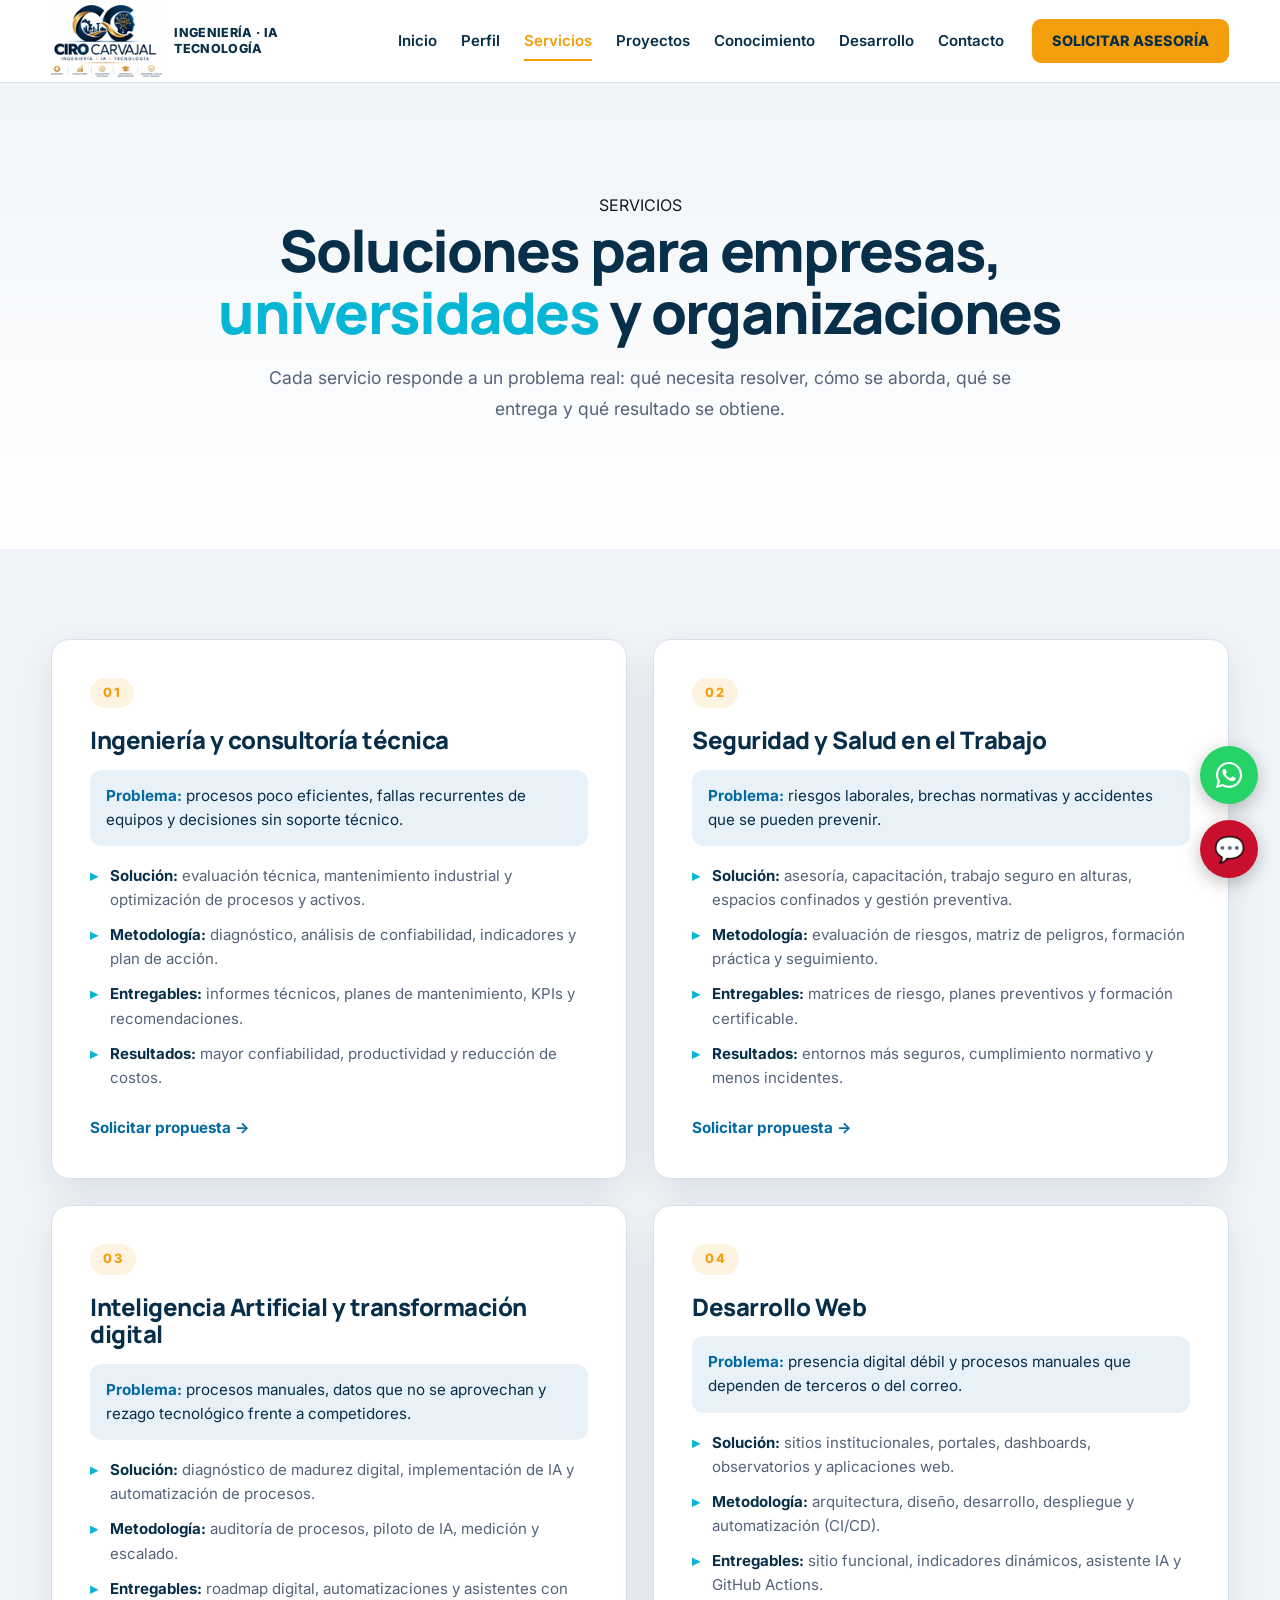
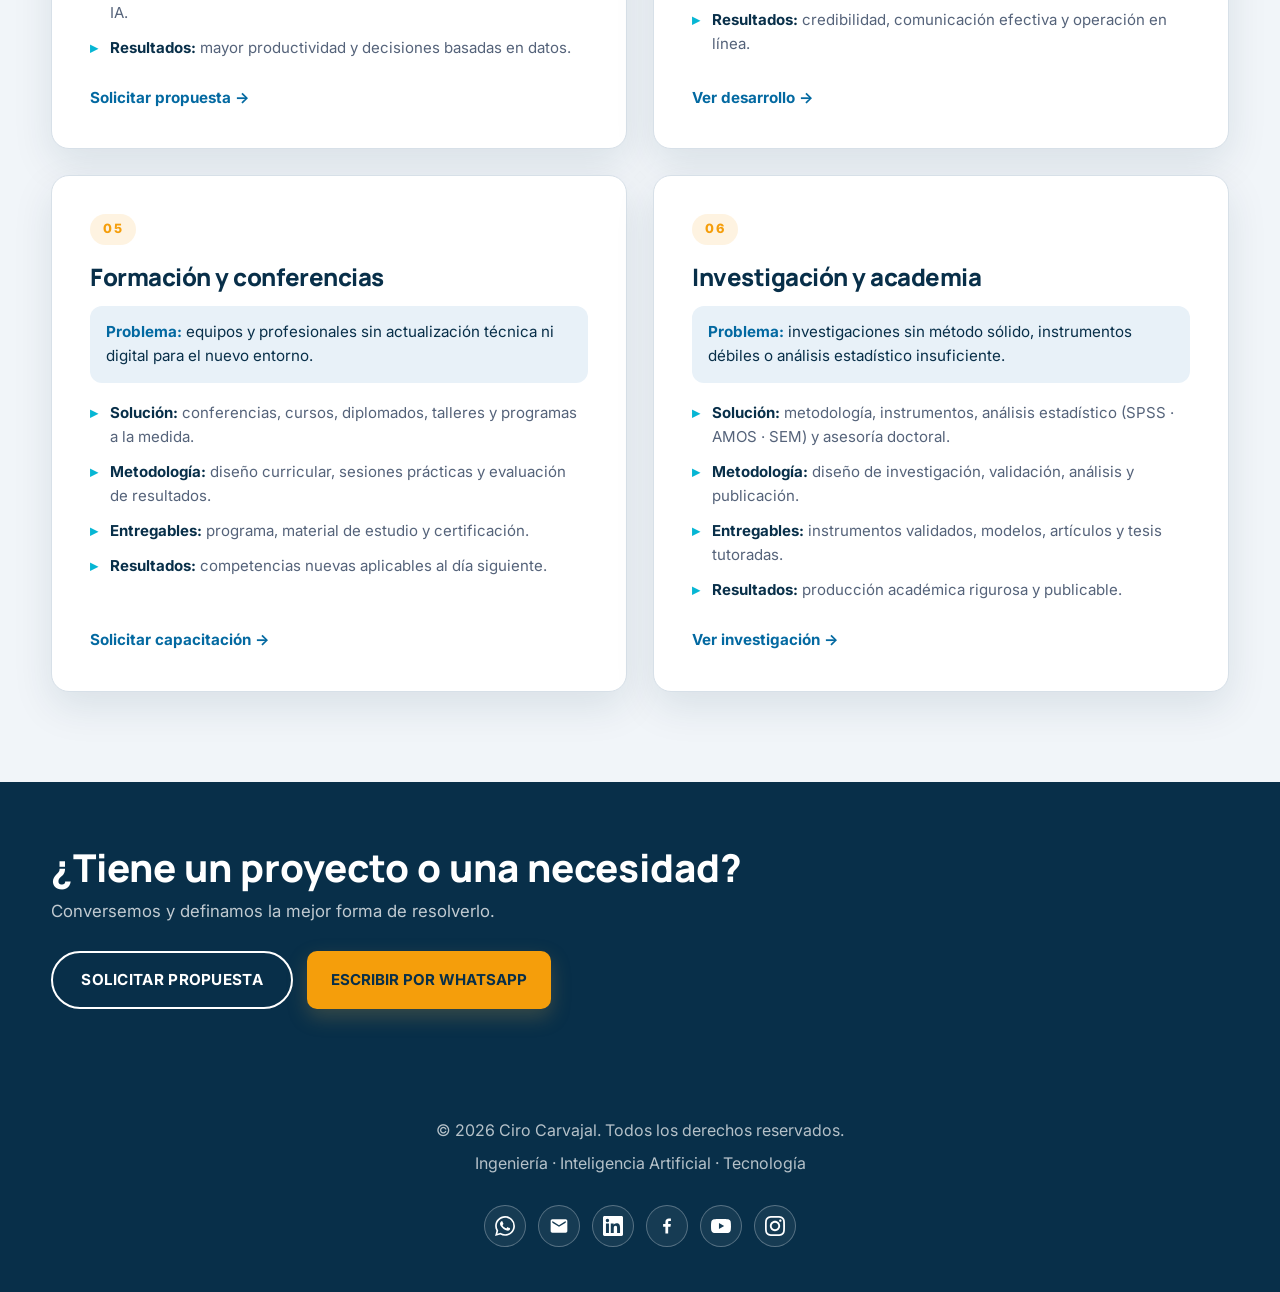
<file: servicios.html>
<!DOCTYPE html>
<html lang="es">
<head>
  <meta charset="UTF-8">

  <meta name="viewport" content="width=device-width, initial-scale=1.0">

  <meta
    name="description"
    content="Servicios de Ciro Carvajal: ingeniería y consultoría técnica, seguridad y salud en el trabajo, inteligencia artificial, desarrollo web, formación y conferencias, investigación y academia."
  >

  <title>Ciro Carvajal | Servicios</title>

  <meta name="theme-color" content="#082F49">
  <!-- TODO: confirmar el dominio final y actualizar canonical / og:url / og:image -->
  <link rel="canonical" href="https://ciroappmotores.github.io/ciro-carvajal-web/servicios.html">
  <link rel="icon" type="image/svg+xml" href="assets/img/favicon.svg">

  <!-- Open Graph -->
  <meta property="og:type" content="website">
  <meta property="og:site_name" content="Ciro Carvajal">
  <meta property="og:title" content="Ciro Carvajal | Servicios">
  <meta property="og:description" content="Servicios de Ciro Carvajal: ingeniería y consultoría técnica, seguridad y salud en el trabajo, inteligencia artificial, desarrollo web, formación y conferencias, investigación y academia.">
  <meta property="og:image" content="https://ciroappmotores.github.io/ciro-carvajal-web/assets/img/ciro/ciro-carvajal-hero.png">
  <meta property="og:url" content="https://ciroappmotores.github.io/ciro-carvajal-web/servicios.html">
  <meta property="og:locale" content="es_CO">

  <!-- Twitter -->
  <meta name="twitter:card" content="summary_large_image">
  <meta name="twitter:title" content="Ciro Carvajal | Servicios">
  <meta name="twitter:description" content="Servicios de Ciro Carvajal: ingeniería y consultoría técnica, seguridad y salud en el trabajo, inteligencia artificial, desarrollo web, formación y conferencias, investigación y academia.">
  <meta name="twitter:image" content="https://ciroappmotores.github.io/ciro-carvajal-web/assets/img/ciro/ciro-carvajal-hero.png">

  <link rel="preconnect" href="https://fonts.googleapis.com">
  <link rel="preconnect" href="https://fonts.gstatic.com" crossorigin>
  <link
    href="https://fonts.googleapis.com/css2?family=Inter:wght@400;500;600;700&family=Manrope:wght@600;700;800&display=swap"
    rel="stylesheet"
  >

  <link rel="stylesheet" href="assets/css/styles.css?v=18">
  <link rel="stylesheet" href="assets/css/responsive.css?v=18">
</head>

<body>

  <!-- Botón flotante de WhatsApp -->
  <a
    class="floating-whatsapp"
    href="https://wa.me/573102754610?text=Hola%2C%20deseo%20recibir%20informaci%C3%B3n%20sobre%20los%20servicios%20de%20Ciro%20Carvajal"
    target="_blank"
    rel="noopener noreferrer"
    aria-label="Escríbeme por WhatsApp"
    title="Escríbeme por WhatsApp">
    <svg viewBox="0 0 448 512" aria-hidden="true" focusable="false" xmlns="http://www.w3.org/2000/svg">
      <path d="M380.9 97.1C339 55.1 283.2 32 223.9 32c-122.4 0-222 99.6-222 222 0 39.1 10.2 77.3 29.6 111L0 480l117.7-30.9c32.4 17.7 68.9 27 106.1 27h.1c122.3 0 224.1-99.6 224.1-222 0-59.3-25.2-115-67.1-157zm-157 341.6c-33.2 0-65.7-8.9-94-25.7l-6.7-4-69.8 18.3L72 359.2l-4.4-7c-18.5-29.4-28.2-63.3-28.2-98.2 0-101.7 82.8-184.5 184.6-184.5 49.3 0 95.6 19.2 130.4 54.1 34.8 34.9 56.2 81.2 56.1 130.5 0 101.8-84.9 184.6-186.6 184.6zm101.2-138.2c-5.5-2.8-32.8-16.2-37.9-18-5.1-1.9-8.8-2.8-12.5 2.8-3.7 5.6-14.3 18-17.6 21.8-3.2 3.7-6.5 4.2-12 1.4-32.6-16.3-54-29.1-75.5-66-5.7-9.8 5.7-9.1 16.3-30.3 1.8-3.7.9-6.9-.5-9.7-1.4-2.8-12.5-30.1-17.1-41.2-4.5-10.8-9.1-9.3-12.5-9.5-3.2-.2-6.9-.2-10.6-.2-3.7 0-9.7 1.4-14.8 6.9-5.1 5.6-19.4 19-19.4 46.3 0 27.3 19.9 53.7 22.6 57.4 2.8 3.7 39.1 59.7 94.8 83.8 35.2 15.2 49 16.5 66.6 13.9 10.7-1.6 32.8-13.4 37.4-26.4 4.6-13 4.6-24.1 3.2-26.4-1.3-2.5-5-3.9-10.5-6.6z"/>
    </svg>
  </a>

  <!-- Botón flotante del asistente virtual (estilo ACIEM) -->
  <div class="floating-chat">

    <button
      class="floating-chat-btn"
      id="floatingChatBtn"
      aria-label="Abrir asistente virtual"
      title="Asistente virtual">
      💬
    </button>

    <div class="floating-chat-panel" id="floatingChatPanel">
      <div class="floating-chat-header">
        <div>
          <strong>Asistente Virtual</strong>
          <small>Ciro Carvajal · Ingeniería · IA</small>
        </div>

        <button
          class="floating-chat-close"
          id="floatingChatClose"
          aria-label="Cerrar asistente">
          ×
        </button>
      </div>

      <div class="chat-messages" id="chatMessages" aria-live="polite"></div>

      <p class="chat-typing" id="chatTyping" hidden>El asistente está escribiendo…</p>

      <div class="chat-suggestions" id="chatSuggestions"></div>

      <form class="chat-form" id="chatForm">
        <textarea
          class="chat-input"
          id="chatInput"
          rows="1"
          placeholder="Escriba su mensaje aquí..."
          aria-label="Mensaje para el asistente"></textarea>

        <button class="chat-send" type="submit">Enviar</button>
      </form>
    </div>

  </div>

  <!-- ======================================================
       HEADER
  ======================================================= -->

  <header class="site-header">

    <div class="container header-container">

      <a class="brand" href="index.html" aria-label="Ciro Carvajal - Inicio">

        <img
          class="brand-logo"
          src="assets/img/logo-cirocarvajal-cinta.png"
          alt="Ciro Carvajal - Logo"
          width="136"
          height="88"
        >

        <div class="brand-text">
          <span>Ingeniería · IA<br>Tecnología</span>
        </div>

      </a>

      <button
        class="menu-toggle"
        type="button"
        aria-label="Abrir menú"
        aria-expanded="false"
        aria-controls="main-navigation"
      >
        <span></span>
        <span></span>
        <span></span>
      </button>

      <nav
        class="main-navigation"
        id="main-navigation"
        aria-label="Navegación principal"
      >
        <a href="index.html">Inicio</a>
        <a href="perfil.html">Perfil</a>
        <a class="active" href="servicios.html">Servicios</a>
        <a href="proyectos.html">Proyectos</a>
        <a href="conocimiento.html">Conocimiento</a>
        <a href="desarrollo.html">Desarrollo</a>
        <a href="contacto.html">Contacto</a>
      </nav>

      <a class="header-cta" href="contacto.html">
        SOLICITAR ASESORÍA
      </a>

    </div>

  </header>


  <!-- ======================================================
       SERVICIOS HERO
  ======================================================= -->

  <main>

    <section class="page-hero">

      <div class="container">

        <p class="section-eyebrow">SERVICIOS</p>

        <h1>
          Soluciones para empresas,
          <span>universidades</span> y organizaciones
        </h1>

        <p class="hero-description">
          Cada servicio responde a un problema real: qué necesita resolver,
          cómo se aborda, qué se entrega y qué resultado se obtiene.
        </p>

      </div>

    </section>

    <!-- ======================================================
         SERVICIOS (GRID)
    ======================================================= -->

    <section class="section services-section">

      <div class="container">

        <div class="services-grid">

          <!-- 01 -->
          <article class="service-card">

            <span class="service-number">01</span>

            <h2>Ingeniería y consultoría técnica</h2>

            <p class="service-problem">
              <b>Problema:</b> procesos poco eficientes, fallas recurrentes de
              equipos y decisiones sin soporte técnico.
            </p>

            <ul class="service-list">
              <li><b>Solución:</b> evaluación técnica, mantenimiento industrial y optimización de procesos y activos.</li>
              <li><b>Metodología:</b> diagnóstico, análisis de confiabilidad, indicadores y plan de acción.</li>
              <li><b>Entregables:</b> informes técnicos, planes de mantenimiento, KPIs y recomendaciones.</li>
              <li><b>Resultados:</b> mayor confiabilidad, productividad y reducción de costos.</li>
            </ul>

            <a class="service-cta" href="contacto.html">
              Solicitar propuesta →
            </a>

          </article>

          <!-- 02 -->
          <article class="service-card">

            <span class="service-number">02</span>

            <h2>Seguridad y Salud en el Trabajo</h2>

            <p class="service-problem">
              <b>Problema:</b> riesgos laborales, brechas normativas y accidentes
              que se pueden prevenir.
            </p>

            <ul class="service-list">
              <li><b>Solución:</b> asesoría, capacitación, trabajo seguro en alturas, espacios confinados y gestión preventiva.</li>
              <li><b>Metodología:</b> evaluación de riesgos, matriz de peligros, formación práctica y seguimiento.</li>
              <li><b>Entregables:</b> matrices de riesgo, planes preventivos y formación certificable.</li>
              <li><b>Resultados:</b> entornos más seguros, cumplimiento normativo y menos incidentes.</li>
            </ul>

            <a class="service-cta" href="contacto.html">
              Solicitar propuesta →
            </a>

          </article>

          <!-- 03 -->
          <article class="service-card">

            <span class="service-number">03</span>

            <h2>Inteligencia Artificial y transformación digital</h2>

            <p class="service-problem">
              <b>Problema:</b> procesos manuales, datos que no se aprovechan y
              rezago tecnológico frente a competidores.
            </p>

            <ul class="service-list">
              <li><b>Solución:</b> diagnóstico de madurez digital, implementación de IA y automatización de procesos.</li>
              <li><b>Metodología:</b> auditoría de procesos, piloto de IA, medición y escalado.</li>
              <li><b>Entregables:</b> roadmap digital, automatizaciones y asistentes con IA.</li>
              <li><b>Resultados:</b> mayor productividad y decisiones basadas en datos.</li>
            </ul>

            <a class="service-cta" href="contacto.html">
              Solicitar propuesta →
            </a>

          </article>

          <!-- 04 -->
          <article class="service-card">

            <span class="service-number">04</span>

            <h2>Desarrollo Web</h2>

            <p class="service-problem">
              <b>Problema:</b> presencia digital débil y procesos manuales que
              dependen de terceros o del correo.
            </p>

            <ul class="service-list">
              <li><b>Solución:</b> sitios institucionales, portales, dashboards, observatorios y aplicaciones web.</li>
              <li><b>Metodología:</b> arquitectura, diseño, desarrollo, despliegue y automatización (CI/CD).</li>
              <li><b>Entregables:</b> sitio funcional, indicadores dinámicos, asistente IA y GitHub Actions.</li>
              <li><b>Resultados:</b> credibilidad, comunicación efectiva y operación en línea.</li>
            </ul>

            <a class="service-cta" href="desarrollo.html">
              Ver desarrollo →
            </a>

          </article>

          <!-- 05 -->
          <article class="service-card">

            <span class="service-number">05</span>

            <h2>Formación y conferencias</h2>

            <p class="service-problem">
              <b>Problema:</b> equipos y profesionales sin actualización técnica
              ni digital para el nuevo entorno.
            </p>

            <ul class="service-list">
              <li><b>Solución:</b> conferencias, cursos, diplomados, talleres y programas a la medida.</li>
              <li><b>Metodología:</b> diseño curricular, sesiones prácticas y evaluación de resultados.</li>
              <li><b>Entregables:</b> programa, material de estudio y certificación.</li>
              <li><b>Resultados:</b> competencias nuevas aplicables al día siguiente.</li>
            </ul>

            <a class="service-cta" href="contacto.html">
              Solicitar capacitación →
            </a>

          </article>

          <!-- 06 -->
          <article class="service-card">

            <span class="service-number">06</span>

            <h2>Investigación y academia</h2>

            <p class="service-problem">
              <b>Problema:</b> investigaciones sin método sólido, instrumentos
              débiles o análisis estadístico insuficiente.
            </p>

            <ul class="service-list">
              <li><b>Solución:</b> metodología, instrumentos, análisis estadístico (SPSS · AMOS · SEM) y asesoría doctoral.</li>
              <li><b>Metodología:</b> diseño de investigación, validación, análisis y publicación.</li>
              <li><b>Entregables:</b> instrumentos validados, modelos, artículos y tesis tutoradas.</li>
              <li><b>Resultados:</b> producción académica rigurosa y publicable.</li>
            </ul>

            <a class="service-cta" href="conocimiento.html">
              Ver investigación →
            </a>

          </article>

        </div>

      </div>

    </section>

    <!-- ======================================================
         CTA FINAL
    ======================================================= -->

    <section class="cta-band">

      <div class="container cta-band-row">

        <div>

          <h2>¿Tiene un proyecto o una necesidad?</h2>

          <p>
            Conversemos y definamos la mejor forma de resolverlo.
          </p>

        </div>

        <div class="cta-band-actions">

          <a class="btn btn-ghost btn-ghost-light" href="contacto.html">
            SOLICITAR PROPUESTA
          </a>

          <a class="btn btn-primary" href="https://wa.me/573102754610?text=Hola%2C%20deseo%20recibir%20informaci%C3%B3n%20sobre%20los%20servicios%20de%20Ciro%20Carvajal" target="_blank" rel="noopener">
            ESCRIBIR POR WHATSAPP
          </a>

        </div>

      </div>

    </section>

  </main>

  <!-- ======================================================
       FOOTER
  ======================================================= -->

  <footer class="site-footer">

    <div class="container footer-container">

      <p>
        © 2026 Ciro Carvajal. Todos los derechos reservados.
      </p>

      <p>
        Ingeniería · Inteligencia Artificial · Tecnología
      </p>

      <div class="footer-social" aria-label="Redes sociales y contacto">

        <a href="https://wa.me/573102754610?text=Hola%2C%20deseo%20recibir%20informaci%C3%B3n%20sobre%20los%20servicios%20de%20Ciro%20Carvajal" target="_blank" rel="noopener" aria-label="WhatsApp">
          <svg viewBox="0 0 24 24" xmlns="http://www.w3.org/2000/svg" aria-hidden="true" focusable="false"><path d="M17.472 14.382c-.297-.149-1.758-.867-2.03-.967-.273-.099-.471-.148-.67.15-.197.297-.767.966-.94 1.164-.173.199-.347.223-.644.075-.297-.15-1.255-.463-2.39-1.475-.883-.788-1.48-1.761-1.653-2.059-.173-.297-.018-.458.13-.606.134-.133.298-.347.446-.52.149-.174.198-.298.298-.497.099-.198.05-.371-.025-.52-.075-.149-.669-1.612-.916-2.207-.242-.579-.487-.5-.669-.51-.173-.008-.371-.01-.57-.01-.198 0-.52.074-.792.372-.272.297-1.04 1.016-1.04 2.479 0 1.462 1.065 2.875 1.213 3.074.149.198 2.096 3.2 5.077 4.487.709.306 1.262.489 1.694.625.712.227 1.36.195 1.871.118.571-.085 1.758-.719 2.006-1.413.248-.694.248-1.289.173-1.413-.074-.124-.272-.198-.57-.347m-5.421 7.403h-.004a9.87 9.87 0 01-5.031-1.378l-.361-.214-3.741.982.998-3.648-.235-.374a9.86 9.86 0 01-1.51-5.26c.001-5.45 4.436-9.884 9.888-9.884 2.64 0 5.122 1.03 6.988 2.898a9.825 9.825 0 012.893 6.994c-.003 5.45-4.437 9.884-9.885 9.884m8.413-18.297A11.815 11.815 0 0012.05 0C5.495 0 .16 5.335.157 11.892c0 2.096.547 4.142 1.588 5.945L.057 24l6.305-1.654a11.882 11.882 0 005.683 1.448h.005c6.554 0 11.89-5.335 11.893-11.893a11.821 11.821 0 00-3.48-8.413z"/></svg>
        </a>

        <a href="mailto:cirocarvajal@gmail.com" target="_blank" rel="noopener" aria-label="Correo electrónico">
          <svg viewBox="0 0 24 24" xmlns="http://www.w3.org/2000/svg" aria-hidden="true" focusable="false"><path d="M20 4H4c-1.1 0-1.99.9-1.99 2L2 18c0 1.1.9 2 2 2h16c1.1 0 2-.9 2-2V6c0-1.1-.9-2-2-2zm0 4l-8 5-8-5V6l8 5 8-5v2z"/></svg>
        </a>

        <a href="https://www.linkedin.com/in/ciro-antonio-carvajal-labastida-01b1b330/" target="_blank" rel="noopener" aria-label="LinkedIn">
          <svg viewBox="0 0 24 24" xmlns="http://www.w3.org/2000/svg" aria-hidden="true" focusable="false"><path d="M20.447 20.452h-3.554v-5.569c0-1.328-.027-3.037-1.852-3.037-1.853 0-2.136 1.445-2.136 2.939v5.667H9.351V9h3.414v1.561h.046c.477-.9 1.637-1.85 3.37-1.85 3.601 0 4.267 2.37 4.267 5.455v6.286zM5.337 7.433a2.062 2.062 0 01-2.063-2.065 2.064 2.064 0 112.063 2.065zm1.782 13.019H3.555V9h3.564v11.452zM22.225 0H1.771C.792 0 0 .774 0 1.729v20.542C0 23.227.792 24 1.771 24h20.451C23.2 24 24 23.227 24 22.271V1.729C24 .774 23.2 0 22.222 0h.003z"/></svg>
        </a>

        <a href="https://www.facebook.com/cirocarvajal" target="_blank" rel="noopener" aria-label="Facebook">
          <svg viewBox="0 0 24 24" xmlns="http://www.w3.org/2000/svg" aria-hidden="true" focusable="false"><path d="M13.397 20.997v-8.196h2.765l.411-3.209h-3.176V7.548c0-.926.258-1.56 1.587-1.56h1.684V3.127A22.336 22.336 0 0014.201 3c-2.444 0-4.122 1.492-4.122 4.231v2.355H7.332v3.209h2.753v8.202h3.312z"/></svg>
        </a>

        <!-- TODO: usar la URL del canal de YouTube -->
        <a href="https://www.youtube.com/@MsIngcar?hl=es" target="_blank" rel="noopener" aria-label="YouTube">
          <svg viewBox="0 0 24 24" xmlns="http://www.w3.org/2000/svg" aria-hidden="true" focusable="false"><path d="M23.498 6.186a3.016 3.016 0 00-2.122-2.136C19.505 3.545 12 3.545 12 3.545s-7.505 0-9.377.505A3.017 3.017 0 00.502 6.186C0 8.07 0 12 0 12s0 3.93.502 5.814a3.016 3.016 0 002.122 2.136c1.871.505 9.376.505 9.376.505s7.505 0 9.377-.505a3.015 3.015 0 002.122-2.136C24 15.93 24 12 24 12s0-3.93-.502-5.814zM9.545 15.568V8.432L15.818 12l-6.273 3.568z"/></svg>
        </a>

        <!-- TODO: usar la URL del perfil de Instagram -->
        <a href="https://www.instagram.com/ciroantoniocarvajal/?hl=es" target="_blank" rel="noopener" aria-label="Instagram">
          <svg viewBox="0 0 24 24" xmlns="http://www.w3.org/2000/svg" aria-hidden="true" focusable="false"><path d="M12 0C8.74 0 8.333.015 7.053.072 5.775.132 4.905.333 4.14.63c-.789.306-1.459.717-2.126 1.384S.935 3.35.63 4.14C.333 4.905.131 5.775.072 7.053.012 8.333 0 8.74 0 12s.015 3.667.072 4.947c.06 1.277.261 2.148.558 2.913.306.788.717 1.459 1.384 2.126.667.666 1.336 1.079 2.126 1.384.766.296 1.636.499 2.913.558C8.333 23.988 8.74 24 12 24s3.667-.015 4.947-.072c1.277-.06 2.148-.262 2.913-.558.788-.306 1.459-.718 2.126-1.384.666-.667 1.079-1.335 1.384-2.126.296-.765.499-1.636.558-2.913.06-1.28.072-1.687.072-4.947s-.015-3.667-.072-4.947c-.06-1.277-.262-2.149-.558-2.913-.306-.789-.718-1.459-1.384-2.126C21.319 1.347 20.651.935 19.86.63c-.765-.297-1.636-.499-2.913-.558C15.667.012 15.26 0 12 0zm0 2.16c3.203 0 3.585.016 4.85.071 1.17.055 1.805.249 2.227.415.562.217.96.477 1.382.896.419.42.679.819.896 1.381.164.422.36 1.057.413 2.227.057 1.266.07 1.646.07 4.85s-.015 3.585-.074 4.85c-.061 1.17-.256 1.805-.421 2.227-.224.562-.479.96-.899 1.382-.419.419-.824.679-1.38.896-.42.164-1.065.36-2.235.413-1.274.057-1.649.07-4.859.07-3.211 0-3.586-.015-4.859-.074-1.171-.061-1.816-.256-2.236-.421-.569-.224-.96-.479-1.379-.899-.421-.419-.69-.824-.9-1.38-.165-.42-.359-1.065-.42-2.235-.045-1.26-.061-1.649-.061-4.844 0-3.196.016-3.586.061-4.861.061-1.17.255-1.814.42-2.234.21-.57.479-.96.9-1.381.419-.419.81-.689 1.379-.898.42-.166 1.051-.361 2.221-.421 1.275-.045 1.65-.06 4.859-.06l.045.03zm0 3.678c-3.405 0-6.162 2.76-6.162 6.162 0 3.405 2.76 6.162 6.162 6.162 3.405 0 6.162-2.76 6.162-6.162 0-3.405-2.76-6.162-6.162-6.162zM12 16c-2.21 0-4-1.79-4-4s1.79-4 4-4 4 1.79 4 4-1.79 4-4 4zm7.846-10.405c0 .795-.646 1.44-1.44 1.44-.795 0-1.44-.646-1.44-1.44 0-.794.646-1.439 1.44-1.439.793-.001 1.44.645 1.44 1.439z"/></svg>
        </a>

      </div>

    </div>

  </footer>


  <script src="js/main.js?v=11"></script>
  <script src="js/asistente.js?v=12"></script>

</body>
</html>
</file>
<file: assets/css/styles.css>
/* =========================================================
   CIRO CARVAJAL — SITIO WEB PERSONAL
   CSS BASE 1.0
   Ingeniería · Inteligencia Artificial · Tecnología
   ========================================================= */

/* ---------- VARIABLES ---------- */

:root {
  --azul-profundo: #082f49;
  --azul: #0369a1;
  --azul-claro: #e8f1f8;
  --cian: #06b6d4;

  --dorado: #f59e0b;
  --dorado-claro: #fbbf24;

  --blanco: #ffffff;
  --fondo: #f1f5f9;

  --texto: #111827;
  --texto-suave: #55637a;
  --borde: #d7e0e8;

  --sombra: 0 15px 40px rgba(8, 47, 73, 0.10);

  --radio: 18px;
  --ancho-maximo: 1200px;
}


/* ---------- RESET ---------- */

* {
  margin: 0;
  padding: 0;
  box-sizing: border-box;
}

html {
  scroll-behavior: smooth;
}

body {
  font-family: "Inter", "Segoe UI", Arial, sans-serif;
  color: var(--texto);
  background: var(--blanco);
  line-height: 1.6;
}

h1,
h2,
h3,
h4,
h5,
h6 {
  font-family: "Manrope", "Segoe UI", Arial, sans-serif;
  font-weight: 800;
  line-height: 1.15;
}

img {
  max-width: 100%;
  display: block;
}

a {
  color: inherit;
  text-decoration: none;
}

button,
input,
textarea {
  font: inherit;
}


/* ---------- CONTENEDOR GENERAL ---------- */

.container {
  width: min(92%, var(--ancho-maximo));
  margin-inline: auto;
}


/* =========================================================
   HEADER
   ========================================================= */

.site-header {
  position: sticky;
  top: 0;
  z-index: 1000;
  background: rgba(255, 255, 255, 0.96);
  border-bottom: 1px solid var(--borde);
  backdrop-filter: blur(12px);
}

.navbar {
  min-height: 82px;
  display: flex;
  align-items: center;
  justify-content: space-between;
  gap: 30px;
}


/* ---------- MARCA ---------- */

.brand {
  display: flex;
  align-items: center;
  gap: 12px;
}

.brand-mark {
  width: 46px;
  height: 46px;
  display: grid;
  place-items: center;

  border-radius: 12px;

  background: var(--azul-profundo);
  color: var(--blanco);

  font-weight: 800;
  letter-spacing: 1px;
}

.brand-text {
  display: flex;
  flex-direction: column;
  line-height: 1.25;
}

.brand-text span {
  color: var(--azul-profundo);

  font-size: 0.78rem;
  font-weight: 800;

  letter-spacing: 0.025em;
  line-height: 1.25;

  text-transform: uppercase;
  white-space: nowrap;
}


/* ---------- NAVEGACIÓN ---------- */

.nav-links {
  display: flex;
  align-items: center;
  gap: 25px;
  list-style: none;
}

.nav-links a {
  position: relative;
  font-size: 0.94rem;
  font-weight: 600;
  color: var(--azul-profundo);
  transition: 0.25s ease;
}

.nav-links a:hover {
  color: var(--dorado);
}

.nav-links a::after {
  content: "";
  position: absolute;
  left: 0;
  bottom: -7px;

  width: 0;
  height: 2px;

  background: var(--dorado);
  transition: width 0.25s ease;
}

.nav-links a:hover::after {
  width: 100%;
}


/* ---------- BOTONES ---------- */

.btn {
  display: inline-flex;
  align-items: center;
  justify-content: center;

  min-height: 48px;
  padding: 0 24px;

  border-radius: 10px;

  font-weight: 700;
  font-size: 0.94rem;

  transition:
    transform 0.2s ease,
    box-shadow 0.2s ease,
    background 0.2s ease;
}

.btn:hover {
  transform: translateY(-2px);
}

.btn-primary {
  background: var(--dorado);
  color: var(--azul-profundo);
  box-shadow: 0 8px 20px rgba(199, 154, 69, 0.25);
}

.btn-primary:hover {
  background: var(--dorado-claro);
}

.btn-secondary {
  color: var(--azul-profundo);
  background: var(--blanco);
  border: 1px solid var(--borde);
}

.btn-secondary:hover {
  box-shadow: var(--sombra);
}


/* =========================================================
   HERO
   ========================================================= */

.hero {
  position: relative;
  overflow: hidden;

  padding: 90px 0;

  background:
    radial-gradient(
      circle at 85% 20%,
      rgba(199, 154, 69, 0.14),
      transparent 28%
    ),
    linear-gradient(
      135deg,
      #ffffff 0%,
      #f5f8fa 100%
    );
}

.hero-grid {
  display: grid;
  grid-template-columns: 1.15fr 0.85fr;
  align-items: center;
  gap: 70px;
}

.eyebrow {
  display: inline-block;

  margin-bottom: 18px;

  color: var(--dorado);

  font-size: 0.85rem;
  font-weight: 800;
  letter-spacing: 0.13em;
  text-transform: uppercase;
}

.hero h1 {
  color: var(--azul-profundo);

  font-size: clamp(3rem, 6vw, 5.5rem);
  line-height: 0.95;
  letter-spacing: -0.045em;

  margin-bottom: 25px;
}

.hero h2 {
  max-width: 800px;

  color: var(--azul);

  font-size: clamp(1.55rem, 3vw, 2.5rem);
  line-height: 1.15;

  margin-bottom: 22px;
}

.roles {
  color: var(--dorado);
  font-weight: 700;
  margin-bottom: 20px;
}

.hero-description {
  max-width: 720px;

  color: var(--texto-suave);

  font-size: 1.08rem;
  line-height: 1.8;

  margin-bottom: 32px;
}

.hero-actions {
  display: flex;
  flex-wrap: wrap;
  gap: 14px;
}


/* ---------- IMAGEN HERO ---------- */

.hero-image {
  position: relative;
}

.hero-image::before {
  content: "";

  position: absolute;
  width: 82%;
  height: 82%;

  right: -20px;
  bottom: -20px;

  border-radius: 30px;

  background: var(--dorado);

  opacity: 0.16;
}

/* ---------- SELLO PROFESIONAL ---------- */

.hero-badge {
  position: absolute;
  z-index: 3;

  left: -25px;
  bottom: 35px;

  padding: 14px 18px;

  background: var(--blanco);

  border-left: 4px solid var(--dorado);
  border-radius: 10px;

  color: var(--azul-profundo);

  font-size: 0.85rem;
  font-weight: 800;
  letter-spacing: 0.05em;

  box-shadow: var(--sombra);
}


/* =========================================================
   SECCIONES GENERALES
   ========================================================= */

.section {
  padding: 90px 0;
}

.section-alt {
  background: var(--fondo);
}

.section-heading {
  max-width: 760px;
  margin-bottom: 50px;
}

.section-heading span {
  color: var(--dorado);

  font-size: 0.82rem;
  font-weight: 800;
  letter-spacing: 0.12em;
  text-transform: uppercase;
}

.section-heading h2 {
  margin-top: 10px;

  color: var(--azul-profundo);

  font-size: clamp(2rem, 4vw, 3.2rem);
  line-height: 1.1;
}

.section-heading p {
  margin-top: 16px;

  color: var(--texto-suave);

  font-size: 1.05rem;
}


/* =========================================================
   TARJETAS
   ========================================================= */

.cards-grid {
  display: grid;
  grid-template-columns: repeat(3, 1fr);
  gap: 25px;
}

.card {
  padding: 32px;

  background: var(--blanco);

  border: 1px solid var(--borde);
  border-radius: var(--radio);

  box-shadow: 0 10px 30px rgba(11, 31, 51, 0.06);

  transition:
    transform 0.25s ease,
    box-shadow 0.25s ease;
}

.card:hover {
  transform: translateY(-6px);
  box-shadow: var(--sombra);
}

.card h3 {
  margin-bottom: 12px;
  color: var(--azul-profundo);
}

.card p {
  color: var(--texto-suave);
}


/* =========================================================
   CONOCIMIENTO / ÁREAS PROFESIONALES
   ========================================================= */

.knowledge-grid {
  display: grid;
  grid-template-columns: repeat(3, 1fr);
  gap: 24px;
}

.knowledge-card {
  min-height: 230px;

  padding: 32px;

  border-radius: var(--radio);

  background: var(--azul-profundo);
  color: var(--blanco);

  position: relative;
  overflow: hidden;
}

.knowledge-card::after {
  content: "";

  position: absolute;

  width: 120px;
  height: 120px;

  right: -35px;
  bottom: -35px;

  border-radius: 50%;

  background: rgba(199, 154, 69, 0.18);
}

.knowledge-card h3 {
  margin-bottom: 15px;
  font-size: 1.3rem;
}

.knowledge-card p {
  color: rgba(255, 255, 255, 0.76);
}


/* =========================================================
   FOOTER
   ========================================================= */

.site-footer {
  padding: 45px 0;

  background: var(--azul-profundo);
  color: var(--blanco);
}

.footer-grid {
  display: flex;
  justify-content: space-between;
  align-items: center;
  gap: 30px;
}

.site-footer p {
  color: rgba(255, 255, 255, 0.70);
}

.footer-container {
  display: flex;
  flex-direction: column;
  align-items: center;
  gap: 8px;
  text-align: center;
}

.footer-social {
  display: flex;
  flex-wrap: wrap;
  justify-content: center;
  gap: 12px;
  margin-top: 20px;
}

.footer-social a {
  display: inline-flex;
  align-items: center;
  justify-content: center;
  width: 42px;
  height: 42px;

  border: 1px solid rgba(255, 255, 255, 0.28);
  border-radius: 50%;
  background: rgba(255, 255, 255, 0.06);
  color: var(--blanco);

  transition:
    background 0.2s ease,
    border-color 0.2s ease,
    transform 0.2s ease;
}

.footer-social a:hover {
  background: var(--cian);
  border-color: var(--cian);
  transform: translateY(-3px);
}

.footer-social svg {
  display: block;
  width: 20px;
  height: 20px;
  fill: currentColor;
}

/* =========================================================
   BOTÓN FLOTANTE DE CONTACTO RÁPIDO (estilo ACIEM)
   Círculo rojo en la esquina que abre un panel flotante.
   ========================================================= */

.floating-chat {
  position: fixed;
  right: 22px;
  bottom: 22px; /* igual que .aci-chat de ACIEM */
  z-index: 9999;
}

.floating-chat-btn {
  width: 58px;
  height: 58px;
  border: none;
  border-radius: 50%;
  background: #c8102e; /* rojo institucional ACIEM */
  color: #ffffff;
  font-size: 25px;
  cursor: pointer;
  box-shadow: 0 5px 18px rgba(0, 0, 0, 0.25);

  display: flex;
  align-items: center;
  justify-content: center;

  transition: transform 0.2s ease, box-shadow 0.2s ease;
}

.floating-chat-btn:hover {
  transform: scale(1.05);
  box-shadow: 0 8px 24px rgba(0, 0, 0, 0.32);
}

.floating-chat-btn:focus-visible {
  outline: 3px solid #ffffff;
  outline-offset: 2px;
}

.floating-chat-panel {
  position: absolute;
  right: 0;
  bottom: 72px; /* igual que .aci-chat-panel de ACIEM */

  width: 380px; /* igual que .aci-chat-panel de ACIEM */
  height: 570px; /* igual que .aci-chat-panel de ACIEM */

  flex-direction: column;

  background: #ffffff;
  border-radius: 12px;
  overflow: hidden;

  box-shadow: 0 10px 35px rgba(0, 0, 0, 0.28);
  border: 1px solid #ddd;

  display: none;
}

.floating-chat-panel.activo {
  display: flex;
}

.floating-chat-header {
  height: 58px;
  padding: 0 14px;

  background: #c8102e;
  color: #ffffff;

  display: flex;
  align-items: center;
  justify-content: space-between;
}

.floating-chat-header strong {
  display: block;
  font-size: 14px;
}

.floating-chat-header small {
  display: block;
  font-size: 11px;
  margin-top: 2px;
  opacity: 0.9;
}

.floating-chat-close {
  border: none;
  background: transparent;
  color: #ffffff;
  font-size: 26px;
  cursor: pointer;
  line-height: 1;
  padding: 4px;
}

.floating-chat-close:hover {
  opacity: 0.85;
}

/* ---------- Conversación ---------- */

.chat-messages {
  flex: 1 1 auto;
  min-height: 0;

  display: flex;
  flex-direction: column;
  gap: 8px;

  overflow-y: auto;

  padding: 12px 14px;
  background: #f6f8fa;
}

.chat-msg {
  max-width: 88%;

  padding: 9px 12px;
  border-radius: 12px;

  font-size: 0.86rem;
  line-height: 1.5;

  white-space: pre-line;
  overflow-wrap: anywhere;
}

.chat-msg-bot {
  align-self: flex-start;

  background: #ffffff;
  border: 1px solid var(--borde);
  border-bottom-left-radius: 4px;
}

.chat-msg-user {
  align-self: flex-end;

  background: var(--azul-profundo);
  color: var(--blanco);
  border-bottom-right-radius: 4px;
}

.chat-msg a {
  color: var(--azul);
  font-weight: 700;
}

.chat-msg-user a {
  color: #cfe8f7;
}

.chat-typing {
  flex: 0 0 auto;

  margin: 0;
  padding: 6px 14px;

  background: #ffffff;
  border-top: 1px solid var(--borde);

  font-size: 0.78rem;
  font-style: italic;
  color: var(--texto-suave);
}

.chat-typing[hidden] {
  display: none;
}

.chat-suggestions {
  flex: 0 0 auto;

  display: flex;
  flex-wrap: wrap;
  gap: 6px;

  padding: 9px 12px;
  background: #ffffff;
  border-top: 1px solid var(--borde);
}

.chat-suggestion {
  border: 1px solid var(--azul);
  border-radius: 999px;

  padding: 6px 11px;

  background: #ffffff;
  color: var(--azul-profundo);

  font-family: inherit;
  font-size: 0.76rem;
  font-weight: 600;

  cursor: pointer;

  transition: background 0.15s ease;
}

.chat-suggestion:hover {
  background: var(--azul-claro);
}

.chat-form {
  flex: 0 0 auto;

  display: flex;
  gap: 8px;

  padding: 10px 12px;
  background: #ffffff;
  border-top: 1px solid var(--borde);
}

.chat-input {
  flex: 1;

  min-height: 40px;
  max-height: 96px;

  padding: 9px 10px;

  border: 1px solid var(--borde);
  border-radius: 8px;

  font-family: inherit;
  font-size: 0.85rem;

  resize: none;
}

.chat-input:focus {
  outline: 2px solid var(--cian);
  outline-offset: 0;
}

.chat-send {
  padding: 0 14px;

  border: none;
  border-radius: 8px;

  background: #c8102e;
  color: #ffffff;

  font-family: inherit;
  font-size: 0.82rem;
  font-weight: 700;

  cursor: pointer;

  transition: background 0.15s ease;
}

.chat-send:hover {
  background: #a30d25;
}

.floating-whatsapp {
  position: fixed;
  right: 22px;
  bottom: 96px; /* igual que .aci-whatsapp de ACIEM: encima del botón inferior */
  width: 58px;
  height: 58px;
  display: flex;
  align-items: center;
  justify-content: center;

  background: #25d366; /* verde oficial WhatsApp */
  color: #ffffff;
  border-radius: 50%;
  box-shadow: 0 5px 18px rgba(0, 0, 0, 0.25);
  z-index: 9998;
  text-decoration: none;
  text-align: center;

  transition:
    transform 0.2s ease,
    box-shadow 0.2s ease;
}

.floating-whatsapp svg {
  width: 30px;
  height: 30px;
  display: block;
  fill: currentColor;
}

.floating-whatsapp:hover {
  transform: scale(1.08);
  box-shadow: 0 8px 24px rgba(0, 0, 0, 0.32);
}

.floating-whatsapp:focus-visible {
  outline: 3px solid #ffffff;
  outline-offset: 2px;
}

@media (max-width: 600px) {
  .floating-chat {
    right: 12px; /* igual que .aci-chat de ACIEM en móvil */
    bottom: 12px;
  }

  .floating-chat-panel {
    position: fixed;
    left: 8px;
    right: 8px;
    top: 8px;
    bottom: 80px;

    width: auto;
    height: auto;

    border-radius: 10px;
  }

  .floating-whatsapp {
    right: 12px; /* igual que .aci-whatsapp de ACIEM en móvil */
    bottom: 82px; /* encima del botón inferior */
  }
}


/* =========================================================
   ACCESIBILIDAD
   ========================================================= */

a:focus-visible,
button:focus-visible {
  outline: 3px solid var(--dorado);
  outline-offset: 4px;
}
/* =========================================================
   AJUSTE DE COMPATIBILIDAD HTML — HOME 1.0
   ========================================================= */


/* ---------- HEADER ---------- */

.header-container {
  min-height: 82px;
  display: flex;
  align-items: center;
  justify-content: space-between;
  gap: 28px;
}

.brand-symbol {
  width: 46px;
  height: 46px;
  flex-shrink: 0;

  display: grid;
  place-items: center;

  background: var(--azul-profundo);
  color: var(--blanco);

  border-radius: 12px;

  font-size: 0.95rem;
  font-weight: 800;
  letter-spacing: 0.08em;
}

.brand-logo {
  width: auto;
  height: 72px;
  flex-shrink: 0;

  display: block;

  object-fit: contain;
  object-position: left center;
}

.main-navigation {
  display: flex;
  align-items: center;
  gap: 24px;
  margin-left: auto;
}

.main-navigation a {
  position: relative;

  color: var(--azul-profundo);

  font-size: 0.94rem;
  font-weight: 600;

  transition: color 0.2s ease;
}

.main-navigation a:hover,
.main-navigation a.active {
  color: var(--dorado);
}

.main-navigation a::after {
  content: "";

  position: absolute;
  left: 0;
  bottom: -8px;

  width: 0;
  height: 2px;

  background: var(--dorado);

  transition: width 0.2s ease;
}

.main-navigation a:hover::after,
.main-navigation a.active::after {
  width: 100%;
}

.header-cta {
  display: inline-flex;
  align-items: center;
  justify-content: center;

  min-height: 44px;
  padding: 0 20px;

  background: var(--dorado);
  color: var(--azul-profundo);

  border-radius: 9px;

  font-size: 0.9rem;
  font-weight: 800;

  white-space: nowrap;

  transition:
    transform 0.2s ease,
    background 0.2s ease;
}

.header-cta:hover {
  transform: translateY(-2px);
  background: var(--dorado-claro);
}


/* El menú hamburguesa permanece oculto en escritorio */

.menu-toggle {
  display: none;
}


/* ---------- HERO ---------- */

.hero {
  /* 83px = navbar (82px) + borde inferior (1px), la altura real del header.
     Con 82px la portada se pasaba 1px y obligaba a hacer scroll. */
  min-height: calc(100vh - 83px);
  min-height: calc(100dvh - 83px);
  display: flex;
  align-items: center;

  padding: 44px 0 52px;

  position: relative;
  overflow: hidden;
}

.hero-background {
  position: absolute;
  inset: 0;

  pointer-events: none;

  background:
    radial-gradient(
      circle at 85% 20%,
      rgba(199, 154, 69, 0.15),
      transparent 30%
    );
}

.hero-container {
  position: relative;
  z-index: 2;

  display: grid;
  grid-template-columns: minmax(0, 1.04fr) minmax(360px, 0.96fr);
  align-items: center;

  gap: 44px;
}

.hero-content {
  min-width: 0;
}

.hero-eyebrow {
  margin-bottom: 18px;

  color: var(--dorado);

  font-size: 0.9rem;
  font-weight: 800;
  letter-spacing: 0.08em;
  text-transform: uppercase;
}

.hero-content h1 {
  margin: 0 0 18px;

  color: var(--azul-profundo);

  font-size: clamp(3.3rem, 5.2vw, 5.2rem);
  line-height: 0.86;
  letter-spacing: -0.05em;
}

.hero-name,
.hero-lastname {
  display: block;
}

.hero-lastname {
  color: var(--azul);
}

.hero-content h2 {
  max-width: 760px;

  margin-bottom: 16px;

  color: var(--azul);

  font-size: clamp(1.4rem, 2.2vw, 2.2rem);
  line-height: 1.12;
}

.hero-roles {
  margin-bottom: 20px;

  color: var(--azul-profundo);

  font-size: 1rem;
  font-weight: 700;
}

.hero-roles span {
  margin: 0 5px;
  color: var(--dorado);
}

.hero-description {
  max-width: 720px;

  margin-bottom: 24px;

  color: var(--texto-suave);

  font-size: 1rem;
  line-height: 1.7;
}


/* ---------- FOTOGRAFÍA ---------- */

.hero-visual {
  position: relative;

  width: 100%;

  /* La foto es vertical (1200x1460). En vez de recortarla con max-height,
     se limita el ancho para que entre completa en la altura disponible. */
  max-width: min(560px, 64vh);

  justify-self: end;
}

.hero-image-frame {
  position: relative;

  overflow: hidden;

  border-radius: 28px;

  background:
    linear-gradient(
      145deg,
      #edf1f4,
      #ffffff
    );

  box-shadow: 0 30px 70px rgba(11, 31, 51, 0.18);
}

.hero-image-frame::before {
  content: "";

  position: absolute;
  inset: 0;

  z-index: 2;

  border: 1px solid rgba(255, 255, 255, 0.65);
  border-radius: inherit;

  pointer-events: none;
}

.hero-image {
  width: 100%;
  height: auto;

  display: block;
}


/* =========================================================
   CONOCIMIENTO APLICADO
========================================================= */

.expertise-section {
  padding: 100px 0;
  background: #ffffff;
}

.expertise-section .section-heading {
  max-width: 760px;
  margin-bottom: 55px;
}

.expertise-section .section-eyebrow {
  margin: 0 0 12px;
  color: #f59e0b;
  font-size: 0.82rem;
  font-weight: 800;
  letter-spacing: 0.12em;
  text-transform: uppercase;
}

.expertise-section .section-heading h2 {
  margin: 0 0 18px;
  color: #082f49;
  font-size: clamp(2.2rem, 4vw, 3.4rem);
  line-height: 1.05;
  letter-spacing: -0.035em;
}

.expertise-section .section-description {
  max-width: 720px;
  margin: 0;
  color: #55637a;
  font-size: 1.05rem;
  line-height: 1.75;
}


/* GRID */

.expertise-section .expertise-grid {
  display: grid;
  grid-template-columns: repeat(3, minmax(0, 1fr));
  gap: 24px;
}


/* TARJETAS */

.expertise-section .expertise-card {
  position: relative;
  display: flex;
  flex-direction: column;
  min-height: 285px;
  padding: 32px;
  overflow: hidden;

  background: #f8fafc;
  border: 1px solid #e3e9ef;
  border-radius: 18px;

  transition:
    transform 0.25s ease,
    box-shadow 0.25s ease,
    border-color 0.25s ease;
}

.expertise-section .expertise-card::before {
  content: "";
  position: absolute;
  top: 0;
  left: 0;

  width: 100%;
  height: 4px;

  background: #f59e0b;
}

.expertise-section .expertise-card:hover {
  transform: translateY(-7px);
  border-color: #f59e0b;

  box-shadow:
    0 18px 45px rgba(11, 34, 57, 0.12);
}


/* NUMERACIÓN */

.expertise-section .expertise-number {
  margin-bottom: 28px;

  color: #f59e0b;
  font-size: 0.85rem;
  font-weight: 800;
  letter-spacing: 0.12em;
}


/* TÍTULOS */

.expertise-section .expertise-card h3 {
  margin: 0 0 14px;

  color: #082f49;
  font-size: 1.3rem;
  line-height: 1.25;
}


/* TEXTO */

.expertise-section .expertise-card p {
  margin: 0 0 24px;

  color: #55637a;
  font-size: 0.96rem;
  line-height: 1.65;
}


/* ENLACES */

.expertise-section .expertise-card a {
  margin-top: auto;

  color: #082f49;
  font-size: 0.9rem;
  font-weight: 750;

  text-decoration: none;

  transition:
    color 0.2s ease,
    transform 0.2s ease;
}

.expertise-section .expertise-card a:hover {
  color: #f59e0b;
}


/* =========================================================
   RESPONSIVE
========================================================= */

@media (max-width: 950px) {

  .expertise-section .expertise-grid {
    grid-template-columns: repeat(2, minmax(0, 1fr));
  }

}


@media (max-width: 650px) {

  .expertise-section {
    padding: 70px 0;
  }

  .expertise-section .section-heading {
    margin-bottom: 38px;
  }

  .expertise-section .expertise-grid {
    grid-template-columns: 1fr;
  }

  .expertise-section .expertise-card {
    min-height: auto;
  }

}
/* =========================================================
   CÓMO PUEDO AYUDARLE
========================================================= */

.help-section {
  padding: 100px 0;
  background: #ffffff;
}

.help-heading {
  max-width: 780px;
  margin-bottom: 55px;
}

.help-section .section-eyebrow {
  color: #f59e0b;
}

.help-section .section-heading h2 {
  margin: 0 0 18px;
  color: #082f49;
  font-size: clamp(2.2rem, 4vw, 3.4rem);
  line-height: 1.05;
  letter-spacing: -0.035em;
}

.help-section .section-description {
  max-width: 760px;
  color: #55637a;
  font-size: 1.05rem;
  line-height: 1.75;
}


/* GRID */

.help-grid {
  display: grid;
  grid-template-columns: repeat(2, minmax(0, 1fr));
  gap: 24px;
}


/* TARJETAS */

.help-card {
  position: relative;
  display: flex;
  flex-direction: column;
  min-height: 310px;
  padding: 36px;

  background: #f1f5f9;
  border: 1px solid var(--borde);
  border-radius: 18px;

  transition:
    transform 0.25s ease,
    border-color 0.25s ease,
    box-shadow 0.25s ease;
}

.help-card:hover {
  transform: translateY(-6px);
  background: #ffffff;
  border-color: #f59e0b;
  box-shadow: 0 15px 40px rgba(11, 31, 51, 0.12);
}


/* NÚMERO */

.help-number {
  display: block;
  margin-bottom: 30px;

  color: #f59e0b;
  font-size: 0.85rem;
  font-weight: 800;
  letter-spacing: 0.12em;
}


/* TÍTULO */

.help-card h3 {
  margin: 0 0 16px;

  color: #082f49;
  font-size: 1.35rem;
  line-height: 1.3;
}


/* DESCRIPCIÓN */

.help-card p {
  margin: 0 0 28px;

  color: #55637a;
  font-size: 0.97rem;
  line-height: 1.7;
}


/* ENLACE */

.help-card a {
  margin-top: auto;

  color: #0369a1;
  font-size: 0.92rem;
  font-weight: 750;
  text-decoration: none;

  transition: color 0.2s ease;
}

.help-card a:hover {
  color: #f59e0b;
}


/* RESPONSIVE */

@media (max-width: 800px) {

  .help-grid {
    grid-template-columns: 1fr;
  }

  .help-card {
    min-height: auto;
  }

}

@media (max-width: 650px) {

  .help-section {
    padding: 70px 0;
  }

}

/* =========================================================
   FRANJA DE ÁREAS (franja dinámica)
   ========================================================= */

.areas-strip {
  background: var(--azul-profundo);
  color: #e6eef6;
  padding: 16px 0;
  border-top: 3px solid var(--dorado);
}

.areas-strip-row {
  display: flex;
  flex-wrap: wrap;
  align-items: center;
  justify-content: center;
  gap: 10px 18px;
  text-align: center;
}

.areas-strip-row span {
  font-size: 0.92rem;
  font-weight: 600;
  letter-spacing: 0.06em;
  text-transform: uppercase;
}

.areas-strip-row i {
  color: var(--dorado);
  font-style: normal;
  font-size: 0.7rem;
}

@media (max-width: 600px) {
  .areas-strip {
    padding: 14px 0;
  }
  .areas-strip-row {
    gap: 8px 12px;
  }
  .areas-strip-row span {
    font-size: 0.8rem;
  }
}

/* =========================================================
   BOTÓN GHOST (terciario)
   ========================================================= */

.btn-ghost {
  display: inline-flex;
  align-items: center;
  justify-content: center;
  gap: 8px;

  padding: 15px 28px;
  border-radius: 999px;

  background: transparent;
  color: var(--azul-profundo);
  border: 2px solid var(--azul-profundo);

  font-size: 0.95rem;
  font-weight: 700;
  letter-spacing: 0.02em;

  transition:
    background 0.2s ease,
    color 0.2s ease,
    transform 0.2s ease;
}

.btn-ghost:hover {
  background: var(--azul-profundo);
  color: var(--blanco);
  transform: translateY(-2px);
}

/* =========================================================
   V1.2 — PERFIL
   ========================================================= */

.page-hero {
  padding: 110px 0 90px;
  background: linear-gradient(180deg, #f1f5f9 0%, #ffffff 100%);
  text-align: center;
}

.page-hero h1 {
  margin: 0 auto 20px;
  max-width: 880px;
  color: var(--azul-profundo);
  font-size: clamp(2.2rem, 4.5vw, 3.6rem);
  line-height: 1.08;
  letter-spacing: -0.03em;
}

.page-hero h1 span {
  color: var(--cian);
}

.page-hero .hero-description {
  max-width: 780px;
  margin: 0 auto 34px;
  color: var(--texto-suave);
  font-size: 1.1rem;
  line-height: 1.75;
}

.page-hero .hero-actions {
  justify-content: center;
}

/* TIMELINE */

.timeline-section {
  background: #ffffff;
}

.timeline {
  position: relative;
  max-width: 760px;
  margin: 0 auto;
  padding-left: 34px;
}

.timeline::before {
  content: "";
  position: absolute;
  left: 9px;
  top: 6px;
  bottom: 6px;
  width: 3px;
  background: linear-gradient(180deg, var(--azul) 0%, var(--cian) 100%);
  border-radius: 3px;
}

.timeline-item {
  position: relative;
  padding: 0 0 34px 0;
}

.timeline-dot {
  position: absolute;
  left: -34px;
  top: 4px;
  width: 21px;
  height: 21px;
  border-radius: 50%;
  background: var(--blanco);
  border: 4px solid var(--azul);
  box-shadow: 0 0 0 4px rgba(3, 105, 161, 0.15);
  transition:
    border-color 0.2s ease,
    transform 0.2s ease;
}

.timeline-item:hover .timeline-dot {
  border-color: var(--dorado);
  transform: scale(1.15);
}

.timeline-item h3 {
  color: var(--azul-profundo);
  font-size: 1.2rem;
  margin-bottom: 4px;
}

.timeline-item p {
  color: var(--texto-suave);
  font-size: 0.98rem;
  max-width: 620px;
}

/* FORMACIÓN */

.formation-section {
  background: var(--fondo);
}

.formation-ladder {
  max-width: 560px;
  margin: 0 auto;
  text-align: center;
}

.formation-step {
  background: var(--blanco);
  border: 1px solid var(--borde);
  border-radius: var(--radio);
  padding: 24px 28px;
  text-align: center;
  box-shadow: var(--sombra);
}

.formation-step h3 {
  color: var(--azul-profundo);
  font-size: 1.25rem;
  margin: 6px 0 0;
}

.formation-tag {
  display: inline-block;
  padding: 4px 12px;
  border-radius: 999px;
  background: var(--azul-claro);
  color: var(--azul);
  font-size: 0.72rem;
  font-weight: 800;
  letter-spacing: 0.1em;
  text-transform: uppercase;
}

.formation-arrow {
  color: var(--dorado);
  font-size: 1.6rem;
  font-weight: 800;
  line-height: 1;
  padding: 10px 0;
}

/* ÁREAS DE EXPERIENCIA */

.areas-section {
  background: #ffffff;
}

.areas-cloud {
  display: flex;
  flex-wrap: wrap;
  justify-content: center;
  gap: 14px;
  max-width: 900px;
  margin: 0 auto;
}

.areas-cloud span {
  padding: 12px 22px;
  border-radius: 999px;
  background: var(--azul-profundo);
  color: var(--blanco);
  font-size: 0.95rem;
  font-weight: 600;
  transition:
    transform 0.2s ease,
    background 0.2s ease;
}

.areas-cloud span:hover {
  background: var(--azul);
  transform: translateY(-3px);
}

/* CURRÍCULUM INTELIGENTE */

.cv-section {
  background: var(--fondo);
}

.cv-selector {
  display: flex;
  flex-wrap: wrap;
  justify-content: center;
  gap: 10px;
  margin-bottom: 34px;
}

.cv-tab {
  padding: 11px 20px;
  border-radius: 999px;
  border: 2px solid var(--borde);
  background: var(--blanco);
  color: var(--azul-profundo);
  font-size: 0.9rem;
  font-weight: 700;
  cursor: pointer;
  transition: all 0.2s ease;
}

.cv-tab:hover {
  border-color: var(--azul);
}

.cv-tab.is-active {
  background: var(--azul-profundo);
  border-color: var(--azul-profundo);
  color: var(--blanco);
}

.cv-list {
  list-style: none;
  max-width: 780px;
  margin: 0 auto 30px;
  display: grid;
  gap: 12px;
}

.cv-list li {
  background: var(--blanco);
  border: 1px solid var(--borde);
  border-left: 4px solid var(--cian);
  border-radius: 12px;
  padding: 16px 20px;
  color: var(--texto);
  font-size: 0.98rem;
  line-height: 1.55;
}

.cv-list li.is-hidden {
  display: none;
}

.cv-footer {
  display: flex;
  flex-wrap: wrap;
  justify-content: center;
  gap: 14px;
  max-width: 780px;
  margin: 0 auto;
}

@media (max-width: 700px) {
  .page-hero {
    padding: 80px 0 60px;
  }
  .page-hero h1 {
    font-size: clamp(1.8rem, 6vw, 2.4rem);
  }
  .page-hero .hero-actions {
    flex-direction: column;
    align-items: stretch;
  }
  .page-hero .hero-actions .btn {
    width: 100%;
  }
}

/* =========================================================
   V1.3 — SERVICIOS
   ========================================================= */

.services-section {
  background: var(--fondo);
}

.services-grid {
  display: grid;
  grid-template-columns: repeat(2, minmax(0, 1fr));
  gap: 26px;
}

.service-card {
  position: relative;
  display: flex;
  flex-direction: column;

  padding: 38px;
  background: var(--blanco);
  border: 1px solid var(--borde);
  border-radius: var(--radio);
  box-shadow: var(--sombra);

  transition:
    transform 0.25s ease,
    border-color 0.25s ease,
    box-shadow 0.25s ease;
}

.service-card:hover {
  transform: translateY(-5px);
  border-color: rgba(6, 182, 212, 0.55);
  box-shadow: 0 22px 48px rgba(8, 47, 73, 0.14);
}

.service-number {
  display: inline-block;
  align-self: flex-start;
  margin-bottom: 18px;
  padding: 5px 13px;
  border-radius: 999px;
  background: rgba(245, 158, 11, 0.12);
  color: var(--dorado);
  font-size: 0.8rem;
  font-weight: 800;
  letter-spacing: 0.12em;
}

.service-card h2 {
  margin: 0 0 16px;
  color: var(--azul-profundo);
  font-size: 1.5rem;
  letter-spacing: -0.02em;
}

.service-problem {
  margin: 0 0 18px;
  padding: 14px 16px;
  border-radius: 12px;
  background: var(--azul-claro);
  color: var(--azul-profundo);
  font-size: 0.95rem;
  line-height: 1.6;
}

.service-problem b {
  color: var(--azul);
}

.service-list {
  list-style: none;
  margin: 0 0 26px;
  padding: 0;
  display: grid;
  gap: 11px;
}

.service-list li {
  position: relative;
  padding-left: 20px;
  color: var(--texto-suave);
  font-size: 0.94rem;
  line-height: 1.6;
}

.service-list li::before {
  content: "▸";
  position: absolute;
  left: 0;
  color: var(--cian);
  font-weight: 800;
}

.service-list b {
  color: var(--azul-profundo);
}

.service-cta {
  margin-top: auto;
  color: var(--azul);
  font-weight: 700;
  font-size: 0.95rem;
  transition: color 0.2s ease;
}

.service-cta:hover {
  color: var(--dorado);
}

/* BANDA CTA */

.cta-band {
  background: var(--azul-profundo);
  color: var(--blanco);
  padding: 64px 0;
}

.cta-band-row {
  display: flex;
  flex-wrap: wrap;
  align-items: center;
  justify-content: space-between;
  gap: 26px;
}

.cta-band h2 {
  margin: 0 0 8px;
  font-size: clamp(1.7rem, 3vw, 2.4rem);
}

.cta-band p {
  color: rgba(255, 255, 255, 0.75);
  font-size: 1.05rem;
}

.cta-band-actions {
  display: flex;
  flex-wrap: wrap;
  gap: 14px;
}

.btn-ghost-light {
  border-color: var(--blanco);
  color: var(--blanco);
}

.btn-ghost-light:hover {
  background: var(--blanco);
  color: var(--azul-profundo);
}

@media (max-width: 800px) {
  .services-grid {
    grid-template-columns: 1fr;
  }
  .service-card {
    padding: 28px 24px;
  }
  .cta-band {
    padding: 48px 0;
  }
}

/* =========================================================
   V1.4 — PROYECTOS / PORTAFOLIO
   ========================================================= */

.case-section {
  background: var(--blanco);
}

.case-featured {
  display: grid;
  grid-template-columns: 1.15fr 1fr;
  gap: 44px;
  align-items: center;

  padding: 52px 48px;
  background: linear-gradient(135deg, var(--azul-profundo) 0%, var(--azul) 100%);
  border-radius: 26px;
  color: var(--blanco);
  box-shadow: 0 30px 60px rgba(8, 47, 73, 0.28);
}

.case-badge {
  display: inline-block;
  margin-bottom: 18px;
  padding: 6px 14px;
  border-radius: 999px;
  background: var(--dorado);
  color: var(--azul-profundo);
  font-size: 0.75rem;
  font-weight: 800;
  letter-spacing: 0.1em;
}

.case-main h2 {
  margin: 0 0 10px;
  color: var(--blanco);
  font-size: clamp(1.8rem, 3vw, 2.5rem);
  letter-spacing: -0.02em;
}

.case-subtitle {
  margin: 0 0 22px;
  color: rgba(255, 255, 255, 0.85);
  font-size: 1.05rem;
}

.case-list {
  list-style: none;
  margin: 0 0 28px;
  padding: 0;
  display: grid;
  gap: 12px;
}

.case-list li {
  position: relative;
  padding-left: 20px;
  color: rgba(255, 255, 255, 0.82);
  font-size: 0.95rem;
  line-height: 1.6;
}

.case-list li::before {
  content: "▸";
  position: absolute;
  left: 0;
  color: var(--cian);
  font-weight: 800;
}

.case-list b {
  color: var(--blanco);
}

.case-actions {
  display: flex;
  flex-wrap: wrap;
  gap: 14px;
}

.case-visual {
  display: flex;
  justify-content: center;
}

.browser-mock {
  width: 100%;
  max-width: 400px;
  background: var(--blanco);
  border-radius: 16px;
  overflow: hidden;
  box-shadow: 0 24px 50px rgba(3, 7, 18, 0.45);
  transform: rotate(1.5deg);
  transition: transform 0.3s ease;
}

.case-featured:hover .browser-mock {
  transform: rotate(0deg) translateY(-4px);
}

.browser-bar {
  display: flex;
  align-items: center;
  gap: 6px;
  padding: 10px 14px;
  background: #e8eef5;
}

.browser-bar > span {
  width: 10px;
  height: 10px;
  border-radius: 50%;
  background: #ffb4a2;
}

.browser-bar > span:nth-child(2) {
  background: #ffd166;
}

.browser-bar > span:nth-child(3) {
  background: #8ac926;
}

.browser-url {
  flex: 1;
  margin-left: 6px;
  padding: 5px 12px;
  border-radius: 999px;
  background: var(--blanco);
  border: 1px solid var(--borde);
  color: var(--texto-suave);
  font-size: 0.75rem;
  text-align: center;
}

.browser-body {
  padding: 22px;
  background: linear-gradient(180deg, var(--blanco) 0%, var(--fondo) 100%);
}

.mock-brand {
  color: var(--azul-profundo);
  font-size: 0.9rem;
  font-weight: 600;
  margin-bottom: 16px;
}

.mock-brand b {
  color: var(--azul);
  font-weight: 700;
}

.mock-line {
  height: 10px;
  border-radius: 8px;
  background: #dbe4ee;
  margin-bottom: 9px;
}

.mock-line.wide {
  width: 92%;
  background: var(--cian);
  opacity: 0.55;
}

.mock-kpis {
  display: flex;
  gap: 10px;
  margin: 18px 0 16px;
}

.mock-kpi {
  flex: 1;
  padding: 10px 0;
  border-radius: 12px;
  background: var(--azul-profundo);
  color: var(--blanco);
  font-size: 0.72rem;
  font-weight: 700;
  text-align: center;
}

.mock-chat {
  padding: 9px 14px;
  border-radius: 999px;
  background: rgba(6, 182, 212, 0.14);
  color: var(--azul);
  font-size: 0.8rem;
  font-weight: 600;
  text-align: center;
}

/* CASO DE ESTUDIO (formato historia) */

.case-story {
  max-width: 800px;
  margin: 70px auto 0;
}

.case-story h3 {
  margin: 30px 0 6px;
  color: var(--azul-profundo);
  font-size: 1.15rem;
}

.case-story p {
  margin: 0 0 6px;
  color: var(--texto-suave);
  line-height: 1.7;
}

/* FILTROS Y GRID */

.projects-section {
  background: var(--fondo);
}

.project-filters {
  display: flex;
  flex-wrap: wrap;
  justify-content: center;
  gap: 10px;
  margin-bottom: 38px;
}

.project-filter {
  padding: 10px 19px;
  border-radius: 999px;
  border: 2px solid var(--borde);
  background: var(--blanco);
  color: var(--azul-profundo);
  font-size: 0.88rem;
  font-weight: 700;
  cursor: pointer;
  transition: all 0.2s ease;
}

.project-filter:hover {
  border-color: var(--azul);
}

.project-filter.is-active {
  background: var(--azul-profundo);
  border-color: var(--azul-profundo);
  color: var(--blanco);
}

.projects-grid {
  display: grid;
  grid-template-columns: repeat(3, minmax(0, 1fr));
  gap: 24px;
}

.project-card {
  display: flex;
  flex-direction: column;

  padding: 30px 28px;
  background: var(--blanco);
  border: 1px solid var(--borde);
  border-radius: var(--radio);
  box-shadow: var(--sombra);

  transition:
    transform 0.25s ease,
    border-color 0.25s ease,
    box-shadow 0.25s ease;
}

.project-card:hover {
  transform: translateY(-5px);
  border-color: rgba(6, 182, 212, 0.55);
  box-shadow: 0 22px 48px rgba(8, 47, 73, 0.14);
}

.project-card.is-hidden {
  display: none;
}

.project-tag {
  align-self: flex-start;
  margin-bottom: 14px;
  padding: 4px 12px;
  border-radius: 999px;
  background: rgba(6, 182, 212, 0.12);
  color: var(--azul);
  font-size: 0.72rem;
  font-weight: 800;
  letter-spacing: 0.08em;
}

.project-card h3 {
  margin: 0 0 10px;
  color: var(--azul-profundo);
  font-size: 1.15rem;
  line-height: 1.35;
}

.project-card p {
  margin: 0 0 20px;
  color: var(--texto-suave);
  font-size: 0.93rem;
  line-height: 1.6;
}

.project-card .service-cta {
  margin-top: auto;
}

@media (max-width: 960px) {
  .case-featured {
    grid-template-columns: 1fr;
    padding: 36px 28px;
  }
  .projects-grid {
    grid-template-columns: repeat(2, minmax(0, 1fr));
  }
}

@media (max-width: 620px) {
  .projects-grid {
    grid-template-columns: 1fr;
  }
}

/* =========================================================
   V1.5 — CONOCIMIENTO / INVESTIGACIÓN
   ========================================================= */

/* INSIGHT DE LA SEMANA */

.insight-section {
  background: var(--blanco);
}

.insight-card {
  max-width: 920px;
  margin: 0 auto;
  padding: 44px 48px;
  border-radius: 22px;
  background: var(--fondo);
  border: 1px solid var(--borde);
  border-left: 6px solid var(--dorado);
  box-shadow: var(--sombra);
}

.insight-meta {
  display: flex;
  flex-wrap: wrap;
  align-items: center;
  gap: 10px;
  margin-bottom: 18px;
}

.insight-badge {
  padding: 5px 13px;
  border-radius: 999px;
  background: var(--dorado);
  color: var(--azul-profundo);
  font-size: 0.72rem;
  font-weight: 800;
  letter-spacing: 0.1em;
}

.insight-tag {
  padding: 5px 13px;
  border-radius: 999px;
  background: rgba(6, 182, 212, 0.14);
  color: var(--azul);
  font-size: 0.72rem;
  font-weight: 800;
  letter-spacing: 0.08em;
}

.insight-card h2 {
  margin: 0 0 16px;
  color: var(--azul-profundo);
  font-size: clamp(1.5rem, 3vw, 2.1rem);
  letter-spacing: -0.02em;
  line-height: 1.2;
}

.insight-card p {
  margin: 0 0 22px;
  color: var(--texto-suave);
  font-size: 1.02rem;
  line-height: 1.75;
}

/* ÍNDICE TEMÁTICO */

.topics-section {
  background: var(--fondo);
}

.topic-filters {
  display: flex;
  flex-wrap: wrap;
  justify-content: center;
  gap: 10px;
  margin-bottom: 38px;
}

.topic-filter {
  padding: 9px 17px;
  border-radius: 999px;
  border: 2px solid var(--borde);
  background: var(--blanco);
  color: var(--azul-profundo);
  font-size: 0.85rem;
  font-weight: 700;
  cursor: pointer;
  transition: all 0.2s ease;
}

.topic-filter:hover {
  border-color: var(--azul);
}

.topic-filter.is-active {
  background: var(--azul-profundo);
  border-color: var(--azul-profundo);
  color: var(--blanco);
}

.topics-grid {
  display: grid;
  grid-template-columns: repeat(3, minmax(0, 1fr));
  gap: 22px;
}

.article-card {
  display: flex;
  flex-direction: column;

  padding: 28px 26px;
  background: var(--blanco);
  border: 1px solid var(--borde);
  border-radius: var(--radio);
  box-shadow: var(--sombra);

  transition:
    transform 0.25s ease,
    border-color 0.25s ease,
    box-shadow 0.25s ease;
}

.article-card:hover {
  transform: translateY(-5px);
  border-color: rgba(6, 182, 212, 0.55);
  box-shadow: 0 22px 48px rgba(8, 47, 73, 0.14);
}

.article-card.is-hidden {
  display: none;
}

.article-tag {
  align-self: flex-start;
  margin-bottom: 12px;
  padding: 4px 12px;
  border-radius: 999px;
  background: rgba(6, 182, 212, 0.12);
  color: var(--azul);
  font-size: 0.7rem;
  font-weight: 800;
  letter-spacing: 0.07em;
}

.article-card h3 {
  margin: 0 0 10px;
  color: var(--azul-profundo);
  font-size: 1.08rem;
  line-height: 1.4;
}

.article-card p {
  margin: 0 0 16px;
  color: var(--texto-suave);
  font-size: 0.92rem;
  line-height: 1.6;
}

.article-meta {
  margin-top: auto;
  color: var(--texto-suave);
  font-size: 0.75rem;
  font-weight: 600;
  letter-spacing: 0.05em;
}

/* RESULTADOS DE INVESTIGACIÓN */

.research-section {
  background: var(--blanco);
}

.research-grid {
  display: grid;
  grid-template-columns: repeat(3, minmax(0, 1fr));
  gap: 22px;
}

.research-item {
  padding: 30px 28px;
  border-radius: var(--radio);
  background: linear-gradient(145deg, var(--azul-profundo) 0%, var(--azul) 100%);
  color: var(--blanco);
  box-shadow: 0 20px 44px rgba(8, 47, 73, 0.22);
}

.research-item h3 {
  margin: 0 0 8px;
  color: var(--blanco);
  font-size: 1.12rem;
}

.research-item p {
  margin: 0 0 18px;
  color: rgba(255, 255, 255, 0.82);
  font-size: 0.92rem;
  line-height: 1.6;
}

.research-item .service-cta {
  color: var(--cian);
}

.research-item .service-cta:hover {
  color: var(--blanco);
}

@media (max-width: 960px) {
  .topics-grid {
    grid-template-columns: repeat(2, minmax(0, 1fr));
  }
  .research-grid {
    grid-template-columns: 1fr;
  }
}

@media (max-width: 640px) {
  .insight-card {
    padding: 30px 24px;
  }
  .topics-grid {
    grid-template-columns: 1fr;
  }
}

/* =========================================================
   V1.6 — DESARROLLO WEB
   ========================================================= */

.section-heading .section-description {
  max-width: 700px;
  margin: 14px auto 0;
  color: var(--texto-suave);
  font-size: 1.02rem;
  line-height: 1.7;
}

/* STACK */

.stack-section {
  background: var(--fondo);
}

.stack-grid {
  display: grid;
  grid-template-columns: repeat(3, minmax(0, 1fr));
  gap: 22px;
}

.stack-card {
  padding: 30px 28px;
  background: var(--blanco);
  border: 1px solid var(--borde);
  border-radius: var(--radio);
  box-shadow: var(--sombra);
}

.stack-card h3 {
  margin: 0 0 14px;
  color: var(--azul-profundo);
  font-size: 1.15rem;
}

.stack-chips {
  display: flex;
  flex-wrap: wrap;
  gap: 8px;
  margin-bottom: 16px;
}

.stack-chips span {
  padding: 6px 13px;
  border-radius: 999px;
  background: var(--azul-claro);
  color: var(--azul);
  font-size: 0.82rem;
  font-weight: 700;
}

.stack-card p {
  margin: 0;
  color: var(--texto-suave);
  font-size: 0.92rem;
  line-height: 1.6;
}

.stack-chips-small span {
  padding: 4px 10px;
  font-size: 0.72rem;
}

/* METODOLOGÍA EN V */

.vmodel-section {
  background: var(--blanco);
}

.v-plan {
  max-width: 1060px;
  margin: 0 auto;
}

.v-plan-grid {
  display: grid;
  grid-template-columns: 1fr 160px 1fr;
  gap: 20px;
  align-items: stretch;
}

.v-leg {
  display: grid;
  gap: 18px;
}

.v-step {
  position: relative;
  padding: 20px 22px;
  background: var(--blanco);
  border: 1px solid var(--borde);
  border-radius: 16px;
  box-shadow: var(--sombra);
}

.v-leg-left .v-step {
  text-align: right;
  border-right: 4px solid var(--azul);
}

.v-leg-right .v-step {
  text-align: left;
  border-left: 4px solid var(--dorado);
}

.v-step-num {
  display: inline-flex;
  align-items: center;
  justify-content: center;
  width: 30px;
  height: 30px;
  border-radius: 50%;
  background: var(--azul-claro);
  color: var(--azul);
  font-weight: 800;
  font-size: 0.85rem;
}

.v-step h3 {
  margin: 10px 0 4px;
  color: var(--azul-profundo);
  font-size: 1.05rem;
}

.v-step p {
  margin: 0;
  color: var(--texto-suave);
  font-size: 0.9rem;
  line-height: 1.55;
}

.v-arrow {
  display: block;
  margin-top: 10px;
  color: var(--cian);
  font-weight: 800;
}

.v-apex {
  display: flex;
  flex-direction: column;
  align-items: center;
  justify-content: center;
  text-align: center;

  padding: 26px 18px;
  background: linear-gradient(135deg, var(--azul-profundo) 0%, var(--azul) 100%);
  border-radius: 18px;
  color: var(--blanco);
  box-shadow: 0 20px 44px rgba(8, 47, 73, 0.24);
}

.v-apex-tag {
  padding: 4px 12px;
  border-radius: 999px;
  background: var(--dorado);
  color: var(--azul-profundo);
  font-size: 0.68rem;
  font-weight: 800;
  letter-spacing: 0.1em;
}

.v-apex h3 {
  margin: 12px 0 6px;
  color: var(--blanco);
  font-size: 1.3rem;
}

.v-apex p {
  margin: 0;
  color: rgba(255, 255, 255, 0.82);
  font-size: 0.88rem;
  line-height: 1.55;
}

/* DESARROLLOS ESPECIALES */

.specials-section {
  background: var(--fondo);
}

.specials-grid {
  display: grid;
  grid-template-columns: repeat(3, minmax(0, 1fr));
  gap: 24px;
}

.special-card {
  display: flex;
  flex-direction: column;

  padding: 26px;
  background: var(--blanco);
  border: 1px solid var(--borde);
  border-radius: var(--radio);
  box-shadow: var(--sombra);

  transition:
    transform 0.25s ease,
    box-shadow 0.25s ease;
}

.special-card:hover {
  transform: translateY(-5px);
  box-shadow: 0 22px 48px rgba(8, 47, 73, 0.14);
}

.dash-demo {
  margin-bottom: 20px;
  padding: 16px;
  border: 1px solid var(--borde);
  border-radius: 14px;
  background: linear-gradient(180deg, #eef4fa 0%, #e2ecf5 100%);
}

.dash-title {
  margin-bottom: 12px;
  color: var(--texto-suave);
  font-size: 0.68rem;
  font-weight: 800;
  letter-spacing: 0.12em;
}

.mini-bars {
  display: flex;
  align-items: flex-end;
  gap: 6px;
  height: 74px;
}

.mini-bars span {
  flex: 1;
  min-height: 8px;
  border-radius: 5px 5px 0 0;
  background: linear-gradient(180deg, var(--cian) 0%, var(--azul) 100%);
}

.mock-chat-answer {
  margin-top: 8px;
  background: rgba(8, 47, 73, 0.08);
  color: var(--azul-profundo);
}

.special-card h3 {
  margin: 0 0 10px;
  color: var(--azul-profundo);
  font-size: 1.12rem;
  line-height: 1.35;
}

.special-card p {
  margin: 0 0 16px;
  color: var(--texto-suave);
  font-size: 0.92rem;
  line-height: 1.6;
}

.special-card .service-cta {
  margin-top: auto;
}

/* PRUEBA EN GITHUB */

.github-section {
  background: var(--blanco);
}

.github-card {
  display: grid;
  grid-template-columns: auto 1fr;
  gap: 36px;
  align-items: center;

  max-width: 980px;
  margin: 0 auto;
  padding: 48px 50px;
  background: linear-gradient(135deg, var(--azul-profundo) 0%, var(--azul) 100%);
  border-radius: 24px;
  color: var(--blanco);
  box-shadow: 0 24px 54px rgba(8, 47, 73, 0.26);
}

.github-code {
  display: flex;
  align-items: center;
  justify-content: center;

  width: 96px;
  height: 96px;
  border: 2px solid rgba(255, 255, 255, 0.35);
  border-radius: 18px;
  background: rgba(255, 255, 255, 0.12);
  color: var(--cian);
  font-size: 2rem;
  font-weight: 800;
}

.github-card h2 {
  margin: 0 0 12px;
  color: var(--blanco);
  font-size: clamp(1.6rem, 3vw, 2.2rem);
}

.github-card p {
  margin: 0 0 26px;
  color: rgba(255, 255, 255, 0.82);
  line-height: 1.7;
}

@media (max-width: 960px) {
  .stack-grid,
  .specials-grid {
    grid-template-columns: 1fr;
  }
  .v-plan-grid {
    grid-template-columns: 1fr;
  }
  .v-leg-left .v-step {
    text-align: left;
    border-right: none;
    border-left: 4px solid var(--azul);
  }
  .v-leg-left .v-arrow {
    text-align: left;
  }
  .github-card {
    grid-template-columns: 1fr;
    text-align: center;
    justify-items: center;
    padding: 38px 28px;
  }
}

/* =========================================================
   V1.7 — CONTACTO
   ========================================================= */

.contact-section {
  background: var(--fondo);
}

.contact-layout {
  display: grid;
  grid-template-columns: 1.15fr 1fr;
  gap: 26px;
  align-items: start;
}

.contact-card {
  padding: 36px;
  background: var(--blanco);
  border: 1px solid var(--borde);
  border-radius: var(--radio);
  box-shadow: var(--sombra);
}

.contact-card h2 {
  margin: 0 0 22px;
  color: var(--azul-profundo);
  font-size: 1.5rem;
}

.contact-form {
  display: grid;
  gap: 18px;
}

.form-field label {
  display: block;
  margin-bottom: 6px;
  color: var(--azul-profundo);
  font-size: 0.9rem;
  font-weight: 700;
}

.form-field input,
.form-field select,
.form-field textarea {
  width: 100%;
  padding: 12px 14px;
  border: 1.5px solid var(--borde);
  border-radius: 12px;
  background: var(--blanco);
  color: var(--texto);
  font-family: inherit;
  font-size: 0.95rem;
  transition:
    border-color 0.2s ease,
    box-shadow 0.2s ease;
}

.form-field select {
  cursor: pointer;
}

.form-field input:focus,
.form-field select:focus,
.form-field textarea:focus {
  outline: none;
  border-color: var(--azul);
  box-shadow: 0 0 0 3px rgba(3, 105, 161, 0.12);
}

.form-field textarea {
  resize: vertical;
  min-height: 120px;
}

.form-actions {
  display: flex;
  flex-wrap: wrap;
  gap: 12px;
  margin-top: 4px;
}

.form-note {
  min-height: 1.3em;
  margin: 4px 0 0;
  color: var(--texto-suave);
  font-size: 0.88rem;
  line-height: 1.5;
}

.form-note.is-ok {
  color: var(--azul);
  font-weight: 600;
}

/* =========================================================
   CREDENCIALES (perfil.html)
   ========================================================= */

.credentials-grid {
  display: grid;
  grid-template-columns: repeat(auto-fit, minmax(255px, 1fr));
  gap: 18px;
}

.credentials-item {
  padding: 22px 24px;

  background: var(--azul-claro);
  border: 1px solid rgba(3, 105, 161, 0.14);
  border-radius: 16px;
}

.credentials-label {
  display: block;

  font-size: 0.72rem;
  font-weight: 700;
  letter-spacing: 0.14em;

  color: var(--cian);
  text-transform: uppercase;

  margin-bottom: 8px;
}

.credentials-value {
  font-family: "Manrope", "Segoe UI", Arial, sans-serif;
  font-weight: 700;
  font-size: 1.05rem;

  color: var(--azul-profundo);

  margin-bottom: 8px;
}

.credentials-note {
  font-size: 0.92rem;
  line-height: 1.65;

  color: var(--texto-suave);
}

.credentials-note a {
  color: var(--azul);
  font-weight: 600;
  text-decoration: underline;
  text-underline-offset: 3px;
}

.credentials-note a:hover {
  color: var(--cian);
}

/* =========================================================
   FORMACIÓN — DETALLE (perfil.html)
   ========================================================= */

.formation-details {
  list-style: none;
  margin: 26px 0 0;
  padding: 0;

  display: grid;
  gap: 12px;
}

.formation-details li {
  padding: 16px 18px;

  background: var(--blanco);
  border-left: 4px solid var(--dorado);
  border-radius: 0 12px 12px 0;

  box-shadow: 0 4px 14px rgba(11, 31, 51, 0.06);
}

.formation-details strong {
  display: block;

  font-family: "Manrope", "Segoe UI", Arial, sans-serif;
  color: var(--azul-profundo);

  margin-bottom: 3px;
}

.formation-details span {
  display: block;

  font-size: 0.92rem;
  line-height: 1.6;

  color: var(--texto-suave);
}

/* =========================================================
   EXPERIENCIA (perfil.html)
   ========================================================= */

.experience-list {
  list-style: none;
  margin: 0;
  padding: 0;

  display: grid;
  gap: 14px;
}

.experience-item {
  padding: 20px 22px;

  background: var(--blanco);
  border: 1px solid rgba(11, 31, 51, 0.08);
  border-left: 4px solid var(--cian);
  border-radius: 14px;

  box-shadow: 0 6px 18px rgba(11, 31, 51, 0.05);
}

.experience-role {
  display: block;

  font-family: "Manrope", "Segoe UI", Arial, sans-serif;
  font-weight: 700;

  color: var(--azul-profundo);

  margin-bottom: 2px;
}

.experience-place {
  display: block;

  font-size: 0.8rem;
  font-weight: 700;
  letter-spacing: 0.05em;
  text-transform: uppercase;

  color: var(--azul);

  margin-bottom: 8px;
}

.experience-note {
  margin: 0;
  font-size: 0.94rem;
  line-height: 1.65;

  color: var(--texto-suave);
}

/* =========================================================
   PRODUCCIÓN ACADÉMICA (perfil.html)
   ========================================================= */

.publication-list {
  list-style: none;
  margin: 0;
  padding: 0;

  display: grid;
  gap: 14px;
}

.publication-item {
  padding: 18px 20px;

  background: var(--azul-claro);
  border-radius: 12px;
}

.publication-item .pub-cite {
  display: block;

  font-size: 0.78rem;
  font-weight: 700;
  letter-spacing: 0.08em;
  text-transform: uppercase;

  color: var(--azul);

  margin-bottom: 6px;
}

.publication-item p {
  margin: 0;
  font-size: 0.95rem;
  line-height: 1.65;

  color: var(--texto);
}

.publication-item p a {
  color: var(--azul);
  font-weight: 600;
  text-decoration: underline;
  text-underline-offset: 3px;
}

.publication-item p a:hover {
  color: var(--cian);
}

/* =========================================================
   DATOS DIRECTOS (contacto.html)
   ========================================================= */

.channel-direct a {
  color: var(--azul);
  font-weight: 600;
  text-decoration: underline;
  text-underline-offset: 3px;
}

.channel-direct a:hover {
  color: var(--cian);
}

.contact-channels {
  display: grid;
  gap: 16px;
}

.channel-card {
  display: block;
  padding: 22px 24px;
  background: var(--blanco);
  border: 1px solid var(--borde);
  border-radius: var(--radio);
  box-shadow: var(--sombra);
  text-decoration: none;
  transition:
    transform 0.2s ease,
    border-color 0.2s ease;
}

.channel-card:hover {
  transform: translateY(-3px);
  border-color: rgba(6, 182, 212, 0.55);
}

.channel-label {
  display: inline-block;
  padding: 4px 11px;
  border-radius: 999px;
  background: var(--azul-claro);
  color: var(--azul);
  font-size: 0.68rem;
  font-weight: 800;
  letter-spacing: 0.1em;
}

.channel-card h3 {
  margin: 14px 0 6px;
  color: var(--azul-profundo);
  font-size: 1.1rem;
}

.channel-card p {
  margin: 0 0 10px;
  color: var(--texto-suave);
  font-size: 0.92rem;
  line-height: 1.55;
}

.channel-availability {
  background: linear-gradient(135deg, var(--azul-profundo) 0%, var(--azul) 100%);
}

.channel-availability h3 {
  color: var(--blanco);
}

.channel-availability p {
  margin: 0;
  color: rgba(255, 255, 255, 0.82);
}

@media (max-width: 880px) {
  .contact-layout {
    grid-template-columns: 1fr;
  }
  .contact-card {
    padding: 28px 24px;
  }
}

/* =========================================================
   V1.8 — HOME COMPLETO
   ========================================================= */

.bg-white {
  background: var(--blanco);
}

.bg-gray {
  background: var(--fondo);
}

.section-action {
  display: flex;
  justify-content: center;
  margin-top: 44px;
}

.dev-recap {
  margin-top: 44px;
}

/* CASOS DE ÉXITO */

.cases-grid {
  display: grid;
  grid-template-columns: repeat(3, minmax(0, 1fr));
  gap: 22px;
}

.case-mini-card {
  display: flex;
  flex-direction: column;

  padding: 30px 26px;
  background: var(--blanco);
  border: 1px solid var(--borde);
  border-radius: var(--radio);
  box-shadow: var(--sombra);

  transition:
    transform 0.25s ease,
    border-color 0.25s ease,
    box-shadow 0.25s ease;
}

.case-mini-card:hover {
  transform: translateY(-5px);
  border-color: rgba(6, 182, 212, 0.55);
  box-shadow: 0 22px 48px rgba(8, 47, 73, 0.14);
}

.case-mini-tag {
  align-self: flex-start;
  margin-bottom: 12px;
  padding: 4px 12px;
  border-radius: 999px;
  background: rgba(6, 182, 212, 0.12);
  color: var(--azul);
  font-size: 0.7rem;
  font-weight: 800;
  letter-spacing: 0.07em;
}

.case-mini-card h3 {
  margin: 0 0 4px;
  color: var(--azul-profundo);
  font-size: 1.12rem;
  line-height: 1.35;
}

.case-row {
  margin-top: 16px;
}

.case-row-label {
  display: block;
  margin-bottom: 4px;
  color: var(--azul);
  font-size: 0.68rem;
  font-weight: 800;
  letter-spacing: 0.1em;
}

.case-row p {
  margin: 0;
  color: var(--texto-suave);
  font-size: 0.9rem;
  line-height: 1.55;
}

.case-mini-card .service-cta {
  margin-top: auto;
  padding-top: 18px;
}

/* CONFERENCIAS / FORMACIÓN */

.conf-section {
  background: linear-gradient(135deg, var(--azul-profundo) 0%, var(--azul) 100%);
  color: var(--blanco);
}

.conf-section .section-heading h2 {
  color: var(--blanco);
}

.conf-section .section-eyebrow {
  color: var(--cian);
}

.conf-section .section-heading .section-description {
  color: rgba(255, 255, 255, 0.82);
}

.conf-grid {
  display: grid;
  grid-template-columns: repeat(3, minmax(0, 1fr));
  gap: 22px;
}

.conf-item {
  padding: 30px 28px;
  background: rgba(255, 255, 255, 0.08);
  border: 1px solid rgba(255, 255, 255, 0.18);
  border-radius: var(--radio);
}

.conf-item h3 {
  margin: 0 0 8px;
  color: var(--blanco);
  font-size: 1.15rem;
}

.conf-item p {
  margin: 0;
  color: rgba(255, 255, 255, 0.82);
  font-size: 0.93rem;
  line-height: 1.6;
}

.conf-actions {
  display: flex;
  flex-wrap: wrap;
  justify-content: center;
  gap: 14px;
  margin-top: 38px;
}

/* TESTIMONIOS */

.testimonials-grid,
.testimonial-grid {
  display: grid;
  grid-template-columns: repeat(3, minmax(0, 1fr));
  gap: 22px;
}

.testimonial-card {
  padding: 28px 26px;
  background: var(--blanco);
  border: 1px solid var(--borde);
  border-radius: var(--radio);
  box-shadow: var(--sombra);
}

.testimonial-card blockquote {
  margin: 0 0 16px;
  color: var(--texto-suave);
  font-size: 0.98rem;
  line-height: 1.7;
  font-style: italic;
}

.testimonial-card blockquote::before {
  content: "“";
  display: block;
  color: var(--cian);
  font-size: 2.4rem;
  line-height: 1;
  margin-bottom: 6px;
}

.testimonial-author {
  color: var(--azul-profundo);
  font-size: 0.9rem;
  font-weight: 700;
}

.testimonial-placeholder {
  color: #9aa7b8;
}

.testimonials-note {
  margin: 26px 0 0;
  text-align: center;
  color: var(--texto-suave);
  font-size: 0.85rem;
}

@media (max-width: 960px) {
  .cases-grid,
  .conf-grid,
  .testimonial-grid {
    grid-template-columns: 1fr;
  }
}
</file>
<file: assets/css/responsive.css>
/* ==========================================================
   CIRO CARVAJAL — RESPONSIVE 1.0
   ========================================================== */


/* ==========================================================
   PORTÁTILES / PANTALLAS MEDIANAS
   ========================================================== */

@media (max-width: 1180px) {

  .header-container {
    gap: 18px;
  }

  .main-navigation {
    gap: 16px;
  }

  .main-navigation a {
    font-size: 0.87rem;
  }

  .header-cta {
    padding: 0 15px;
    font-size: 0.82rem;
  }

  .brand-text span {
    font-size: 0.74rem;
    letter-spacing: 0.02em;
  }

  .hero-container {
    grid-template-columns: minmax(0, 1fr) 390px;
    gap: 45px;
  }

  .hero-content h1 {
    font-size: clamp(3.8rem, 7vw, 5.6rem);
  }

  .hero-visual {
    max-width: min(520px, 60vh);
  }

  .hero-image {
    min-height: 0;
  }

}


/* ==========================================================
   TABLET
   ========================================================== */

@media (max-width: 960px) {

  .site-header {
    position: sticky;
    top: 0;
  }

  .header-container {
    min-height: 74px;
  }

  .hero {
    min-height: calc(100vh - 75px);
    min-height: calc(100dvh - 75px);
  }

  .brand-symbol {
    width: 42px;
    height: 42px;
  }

  .brand-logo {
    height: 62px;
  }

  .brand-text span {
    display: block;
    font-size: 0.72rem;
    letter-spacing: 0.02em;
  }

  /* Menú de escritorio oculto */

  .main-navigation {
    position: absolute;

    top: 74px;
    left: 0;
    right: 0;

    display: none;
    flex-direction: column;
    align-items: stretch;

    gap: 0;

    padding: 15px 4% 22px;

    background: #ffffff;

    border-top: 1px solid var(--borde);
    border-bottom: 1px solid var(--borde);

    box-shadow: 0 18px 35px rgba(11, 31, 51, 0.12);
  }

  .main-navigation.is-open {
    display: flex;
  }

  .main-navigation a {
    padding: 13px 5px;

    border-bottom: 1px solid #edf1f4;

    font-size: 0.96rem;
  }

  .main-navigation a:last-child {
    border-bottom: 0;
  }

  .main-navigation a::after {
    display: none;
  }

  /* Botón hamburguesa */

  .menu-toggle {
    width: 44px;
    height: 44px;

    display: flex;
    flex-direction: column;
    align-items: center;
    justify-content: center;

    gap: 5px;

    padding: 0;

    background: transparent;

    border: 1px solid var(--borde);
    border-radius: 9px;

    cursor: pointer;
  }

  .menu-toggle span {
    width: 20px;
    height: 2px;

    display: block;

    background: var(--azul-profundo);

    border-radius: 5px;

    transition: 0.25s ease;
  }

  .header-cta {
    margin-left: auto;
  }

  /* Hero */

  .hero {
    min-height: auto;
    padding: 28px 0 34px;
  }

  .hero-container {
    grid-template-columns: 1fr;
    gap: 28px;
  }

  .hero-content {
    max-width: 760px;
  }

  .hero-content h1 {
    font-size: clamp(2.7rem, 7.6vw, 4.2rem);
    margin-bottom: 12px;
  }

  .hero-content h2 {
    font-size: clamp(1.25rem, 5.5vw, 1.75rem);
    margin-bottom: 10px;
  }

  .hero-roles {
    margin-bottom: 10px;
    font-size: 0.9rem;
  }

  .hero-description {
    font-size: 0.92rem;
    line-height: 1.58;
    margin-bottom: 16px;
  }

  .hero-visual {
    width: min(100%, 460px);
    max-width: min(480px, 46vh);

    justify-self: center;
  }

  .hero-image {
    min-height: 0;
  }

  /* Tarjetas */

  .expertise-grid,
  .cards-grid,
  .knowledge-grid {
    grid-template-columns: repeat(2, 1fr);
  }

}


/* ==========================================================
   CELULAR
   ========================================================== */

@media (max-width: 640px) {

  .container {
    width: min(92%, 100% - 30px);
  }

  .header-container {
    min-height: 68px;
    gap: 10px;
  }

  .brand {
    gap: 9px;
  }

  .brand-symbol {
    width: 38px;
    height: 38px;

    border-radius: 9px;

    font-size: 0.78rem;
  }

  .brand-logo {
    height: 52px;
  }

  .brand-text span {
    font-size: 0.66rem;
    letter-spacing: 0.018em;
  }

  .header-cta {
    display: none;
  }

  .menu-toggle {
    margin-left: auto;
  }

  .main-navigation {
    top: 68px;
  }

  /* Hero */

  .hero {
    padding: 32px 0 38px;
  }

  .hero-container {
    gap: 26px;
  }

  .hero-eyebrow {
    margin-bottom: 12px;

    font-size: 0.7rem;
    line-height: 1.5;
  }

  .hero-content h1 {
    margin-bottom: 16px;

    font-size: clamp(2.8rem, 16vw, 4.2rem);
    line-height: 0.88;
  }

  .hero-content h2 {
    font-size: clamp(1.3rem, 6vw, 1.8rem);
    margin-bottom: 12px;
  }

  .hero-roles {
    font-size: 0.85rem;
    line-height: 1.7;
  }

  .hero-description {
    font-size: 0.93rem;
    line-height: 1.65;
  }

  .hero-actions {
    display: grid;
    grid-template-columns: 1fr;
  }

  .btn {
    width: 100%;
  }

  .hero-visual {
    width: 100%;
  }

  .hero-image-frame {
    border-radius: 20px;
  }

  /* Secciones */

  .expertise,
  .section,
  .value-proposition {
    padding: 65px 0;
  }

  .expertise-grid,
  .cards-grid,
  .knowledge-grid {
    grid-template-columns: 1fr;
  }

  .expertise-card {
    min-height: auto;

    border-right: 0;
    border-bottom: 1px solid var(--borde);
  }

  .expertise-card:last-child {
    border-bottom: 0;
  }

  /* Footer */

  .footer-container,
  .footer-grid {
    flex-direction: column;

    align-items: flex-start;

    text-align: left;
  }

}


/* ==========================================================
   CELULARES PEQUEÑOS
   ========================================================== */

@media (max-width: 390px) {

  .brand-text span {
    font-size: 0.6rem;
    letter-spacing: 0.014em;
  }

  .hero-content h1 {
    font-size: 3.15rem;
  }

}


/* ==========================================================
   V1.9 — AJUSTES GLOBALES DE CALIDAD
   ========================================================== */

html,
body {
  /* Con clip se corta el desborde horizontal SIN romper position: sticky
     (hidden convierte a body en contenedor de scroll y el header deja de fijarse) */
  overflow-x: clip;
}

@supports not (overflow: clip) {
  html,
  body {
    overflow-x: hidden;
  }
}

/* ==========================================================
   V2.0 — PORTADA EN UNA SOLA PANTALLA
   ========================================================== */

/* Pantallas de laptop comunes: el hero se compacta para que la portada
   (header + hero) se vea completa sin scroll vertical */

@media (max-height: 900px) and (min-width: 961px) {

  .hero {
    padding: 32px 0 38px;
  }

  .hero-container {
    gap: 38px;
  }

  .hero-content h1 {
    font-size: clamp(3.1rem, 4.8vw, 4.8rem);
    margin-bottom: 15px;
  }

  .hero-content h2 {
    font-size: clamp(1.35rem, 2vw, 2rem);
    margin-bottom: 13px;
  }

  .hero-roles {
    margin-bottom: 13px;
  }

  .hero-description {
    font-size: 0.97rem;
    line-height: 1.62;
    margin-bottom: 21px;
  }

  .hero-visual {
    max-width: min(520px, 60vh);
  }

  .hero-image {
    min-height: 0;
  }

}

@media (max-height: 780px) and (min-width: 961px) {

  .hero {
    padding: 22px 0 26px;
  }

  .hero-container {
    gap: 30px;
  }

  .hero-eyebrow {
    margin-bottom: 12px;

    font-size: 0.82rem;
  }

  .hero-content h1 {
    font-size: clamp(2.6rem, 4vw, 4rem);
    margin-bottom: 12px;
  }

  .hero-content h2 {
    font-size: clamp(1.2rem, 1.75vw, 1.7rem);
    margin-bottom: 10px;
  }

  .hero-roles {
    margin-bottom: 10px;
  }

  .hero-description {
    font-size: 0.9rem;
    line-height: 1.5;
    margin-bottom: 14px;
  }

  .hero-visual {
    max-width: min(490px, 56vh);
  }

}

@media (max-height: 680px) and (min-width: 961px) {

  .hero {
    min-height: calc(100vh - 83px);
    min-height: calc(100dvh - 83px);
    padding: 16px 0 20px;
  }

  .hero-container {
    gap: 24px;
  }

  .hero-eyebrow {
    margin-bottom: 10px;

    font-size: 0.78rem;
  }

  .hero-content h1 {
    font-size: clamp(2.2rem, 3.5vw, 3.4rem);
    margin-bottom: 10px;
  }

  .hero-content h2 {
    font-size: clamp(1.1rem, 1.6vw, 1.5rem);
    margin-bottom: 8px;
  }

  .hero-roles {
    margin-bottom: 8px;
  }

  .hero-description {
    display: block;
    font-size: 0.85rem;
    line-height: 1.45;
    margin-bottom: 10px;
  }

  .hero-visual {
    max-width: min(460px, 52vh);
  }

}
</file>
